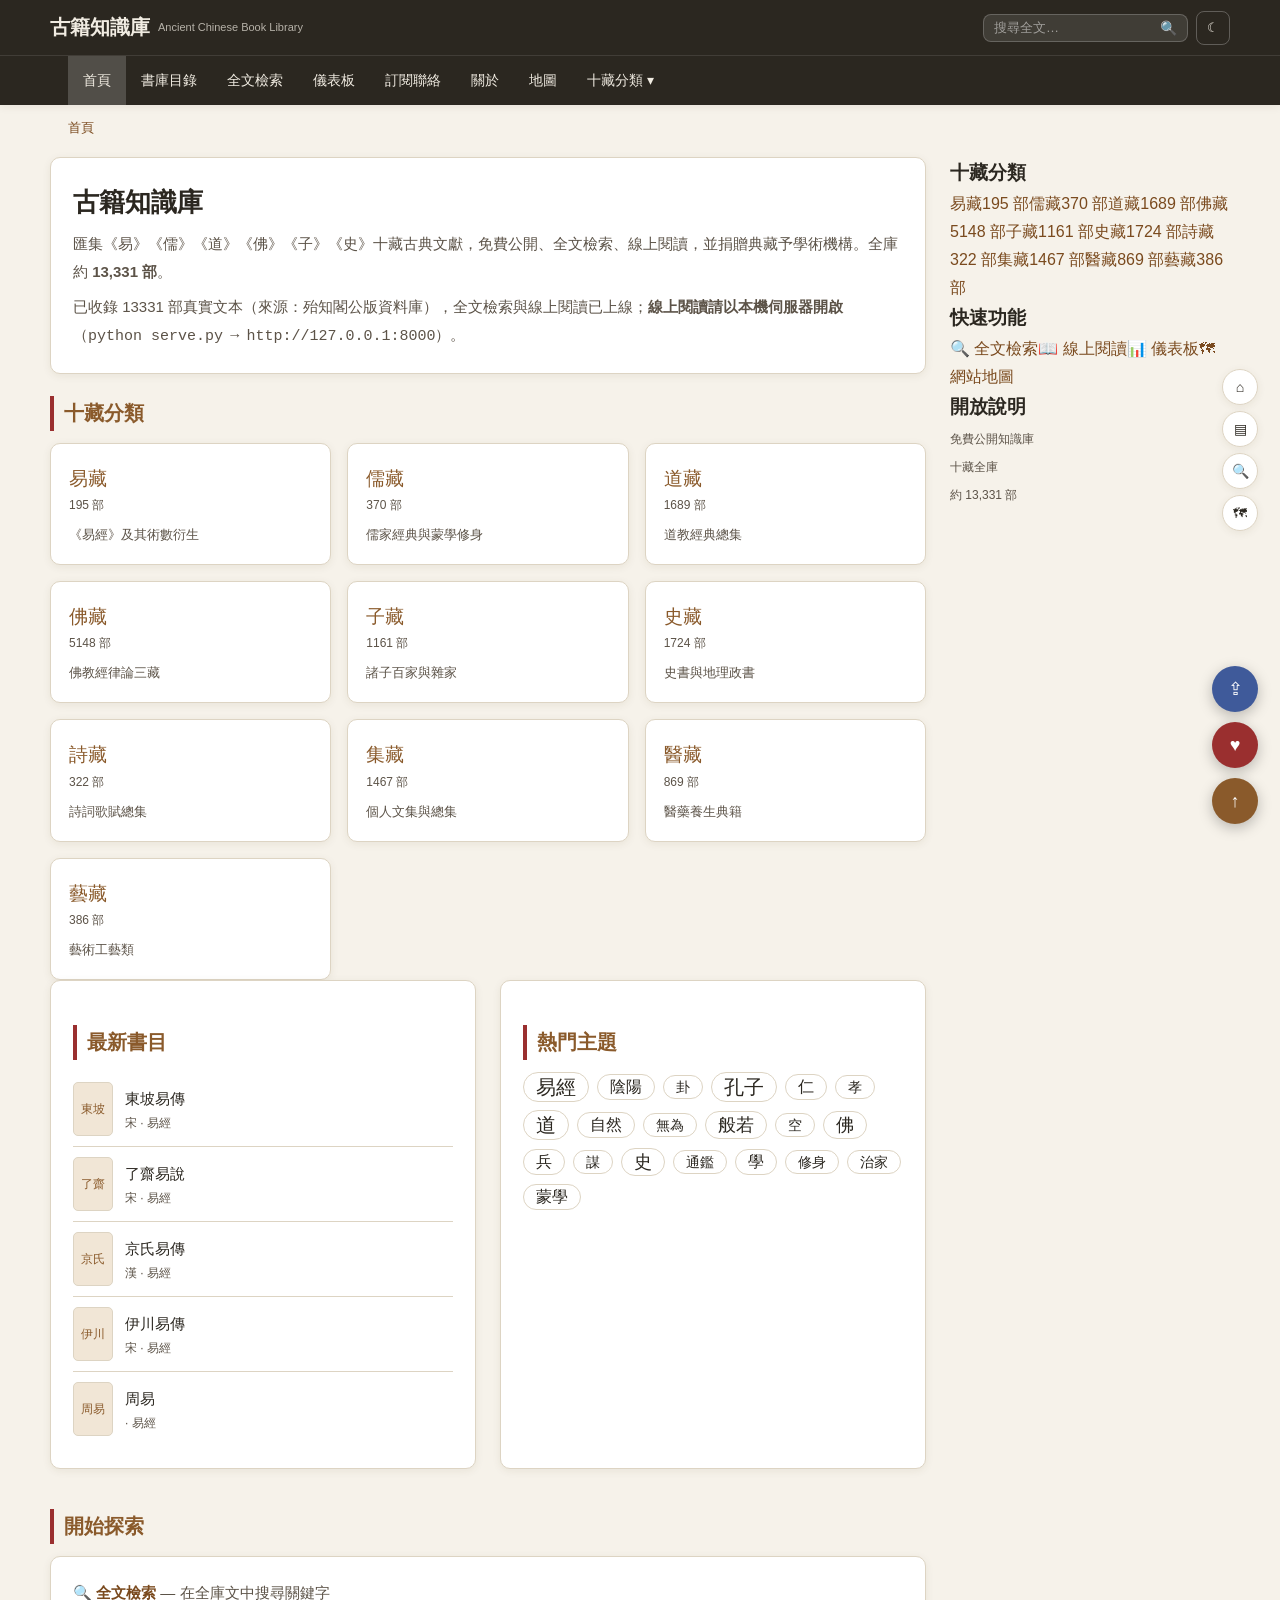
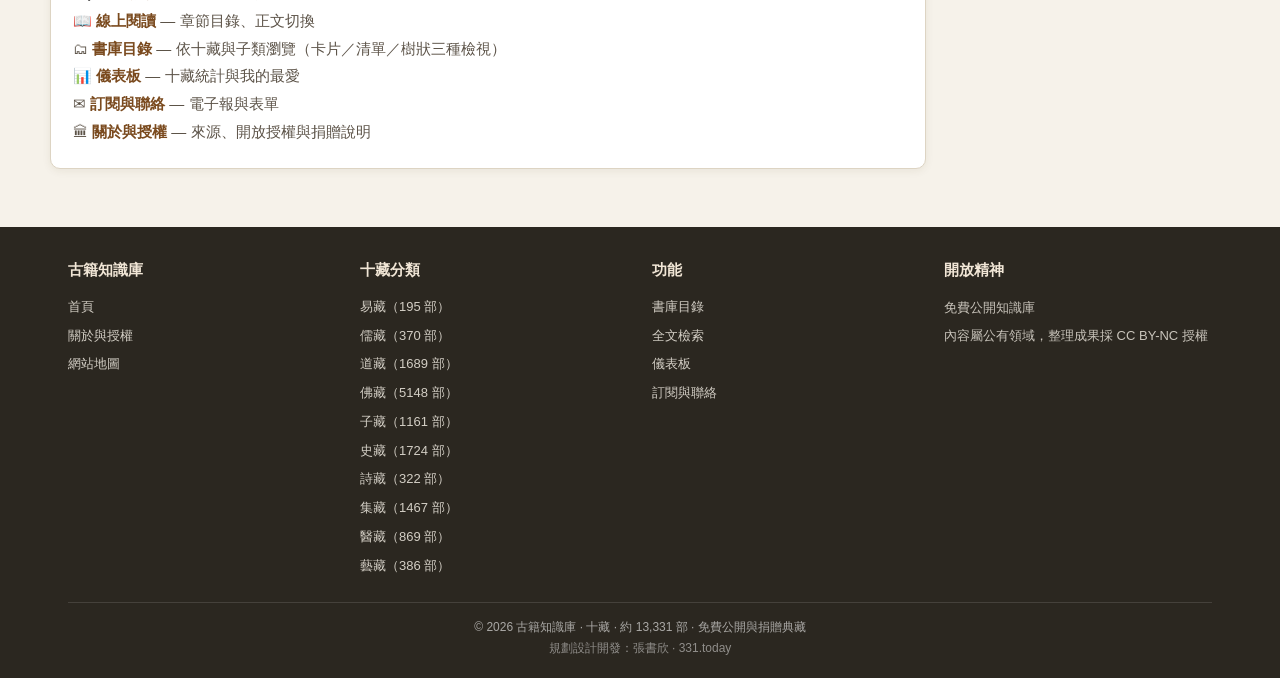
<file: index.html>
<!DOCTYPE html>
<html lang="zh-Hant">
<head>
<meta charset="UTF-8">
<meta name="viewport" content="width=device-width, initial-scale=1.0">
<meta name="theme-color" content="#2b2720">
<link rel="icon" href="images/favicon.svg" type="image/svg+xml">
<link rel="canonical" href="/index.html">
<title>古籍知識庫 — 首頁</title>
<meta name="description" content="免費公開古籍知識庫：十藏，約一萬三千部古典文獻全文檢索與線上閱讀。">
<link rel="stylesheet" href="css/main.css">
</head>
<body>

<header class="site-header" id="site-header"></header>

<div class="container">
  <nav class="breadcrumb" id="breadcrumb"></nav>
</div>

<div class="container layout">
  <main class="main-col">
    <div class="card">
      <h1 class="page-title">古籍知識庫</h1>
      <p class="lead">匯集《易》《儒》《道》《佛》《子》《史》十藏古典文獻，免費公開、全文檢索、線上閱讀，並捐贈典藏予學術機構。全庫約 <b>13,331 部</b>。</p>
      <p class="lead" style="margin-top:8px;">已收錄 <span id="bookcount">13,331</span> 部真實文本（來源：殆知閣公版資料庫），全文檢索與線上閱讀已上線；<b>線上閱讀請以本機伺服器開啟</b>（<code>python serve.py</code> → <code>http://127.0.0.1:8000</code>）。</p>
    </div>

    <h2 class="sec">十藏分類</h2>
    <div class="cat-grid" id="home-cats"></div>

    <div class="lazy-section" style="display:flex;flex-wrap:wrap;gap:24px;">
      <div style="flex:1 1 46%;min-width:260px;" class="card">
        <h2 class="sec">最新書目</h2>
        <div id="latest"></div>
      </div>
      <div style="flex:1 1 46%;min-width:260px;" class="card">
        <h2 class="sec">熱門主題</h2>
        <div id="tagcloud" class="tag-cloud"></div>
      </div>
    </div>

    <h2 class="sec">開始探索</h2>
    <div class="card">
      <p class="lead">🔍 <a href="search.html"><b>全文檢索</b></a> — 在全庫文中搜尋關鍵字<br>
      📖 <a href="book.html?b=周易-5"><b>線上閱讀</b></a> — 章節目錄、正文切換<br>
      🗂 <a href="catalog.html"><b>書庫目錄</b></a> — 依十藏與子類瀏覽（卡片／清單／樹狀三種檢視）<br>
      📊 <a href="dashboard.html"><b>儀表板</b></a> — 十藏統計與我的最愛<br>
      ✉ <a href="contact.html"><b>訂閱與聯絡</b></a> — 電子報與表單<br>
      🏛 <a href="about.html"><b>關於與授權</b></a> — 來源、開放授權與捐贈說明</p>
    </div>
  </main>

  <aside class="side-col"><div id="sidebar"></div></aside>
</div>

<footer class="site-footer" id="site-footer"></footer>

<button class="back-top" id="back-top" aria-label="返回頂部">↑</button>
<div class="fab-group" id="fab-group">
  <button class="fab share" id="fab-share" aria-label="分享" title="分享連結">⇪</button>
  <button class="fab fav" id="fab-fav" aria-label="我的最愛" title="我的最愛">♥</button>
  <button class="fab top" id="fab-top" aria-label="返回頂部" title="返回頂部">↑</button>
</div>
<div class="quick-nav">
  <a href="index.html" title="首頁" aria-label="首頁">⌂</a>
  <a href="catalog.html" title="目錄" aria-label="目錄">▤</a>
  <a href="search.html" title="檢索" aria-label="檢索">🔍</a>
  <a href="sitemap.html" title="地圖" aria-label="網站地圖">🗺</a>
</div>
<div class="context-menu" id="context-menu">
  <a data-ctx="open">↗ 在新分頁開啟</a>
  <a data-ctx="copy">⧉ 複製連結</a>
  <a data-ctx="top">↑ 返回頂部</a>
</div>

<script src="js/books-data.js"></script>
<script src="js/categories.js"></script>
<script src="js/books.js"></script>
<script src="js/site-config.js"></script>
<script src="js/theme.js"></script>
<script src="js/layout.js"></script>
<script src="js/widgets.js"></script>
<script>
document.addEventListener("DOMContentLoaded",function(){
  window.initLayout("首頁");
  window.renderBreadcrumb([]);
  var grid=document.getElementById("home-cats");
  if(grid){
    grid.innerHTML = window.GUJI_CATS.map(function(c){
      return '<a class="cat-card hover-lift" data-context data-page-url="catalog.html?cat='+c.id+'" href="catalog.html?cat='+c.id+'">'+
        '<div class="cname">'+c.name+'</div>'+
        '<div class="cnum">'+c.count+' 部</div>'+
        '<div class="cdesc">'+c.desc+'</div></a>';
    }).join("");
  }
  window.renderLatest(document.getElementById("latest"), 5);
  window.renderTagCloud(document.getElementById("tagcloud"));
  var bc=document.getElementById("bookcount");
  if(bc && window.GUJI_BOOKS){ bc.textContent=window.GUJI_BOOKS.length; }
});
</script>
</body>
</html>
</file>
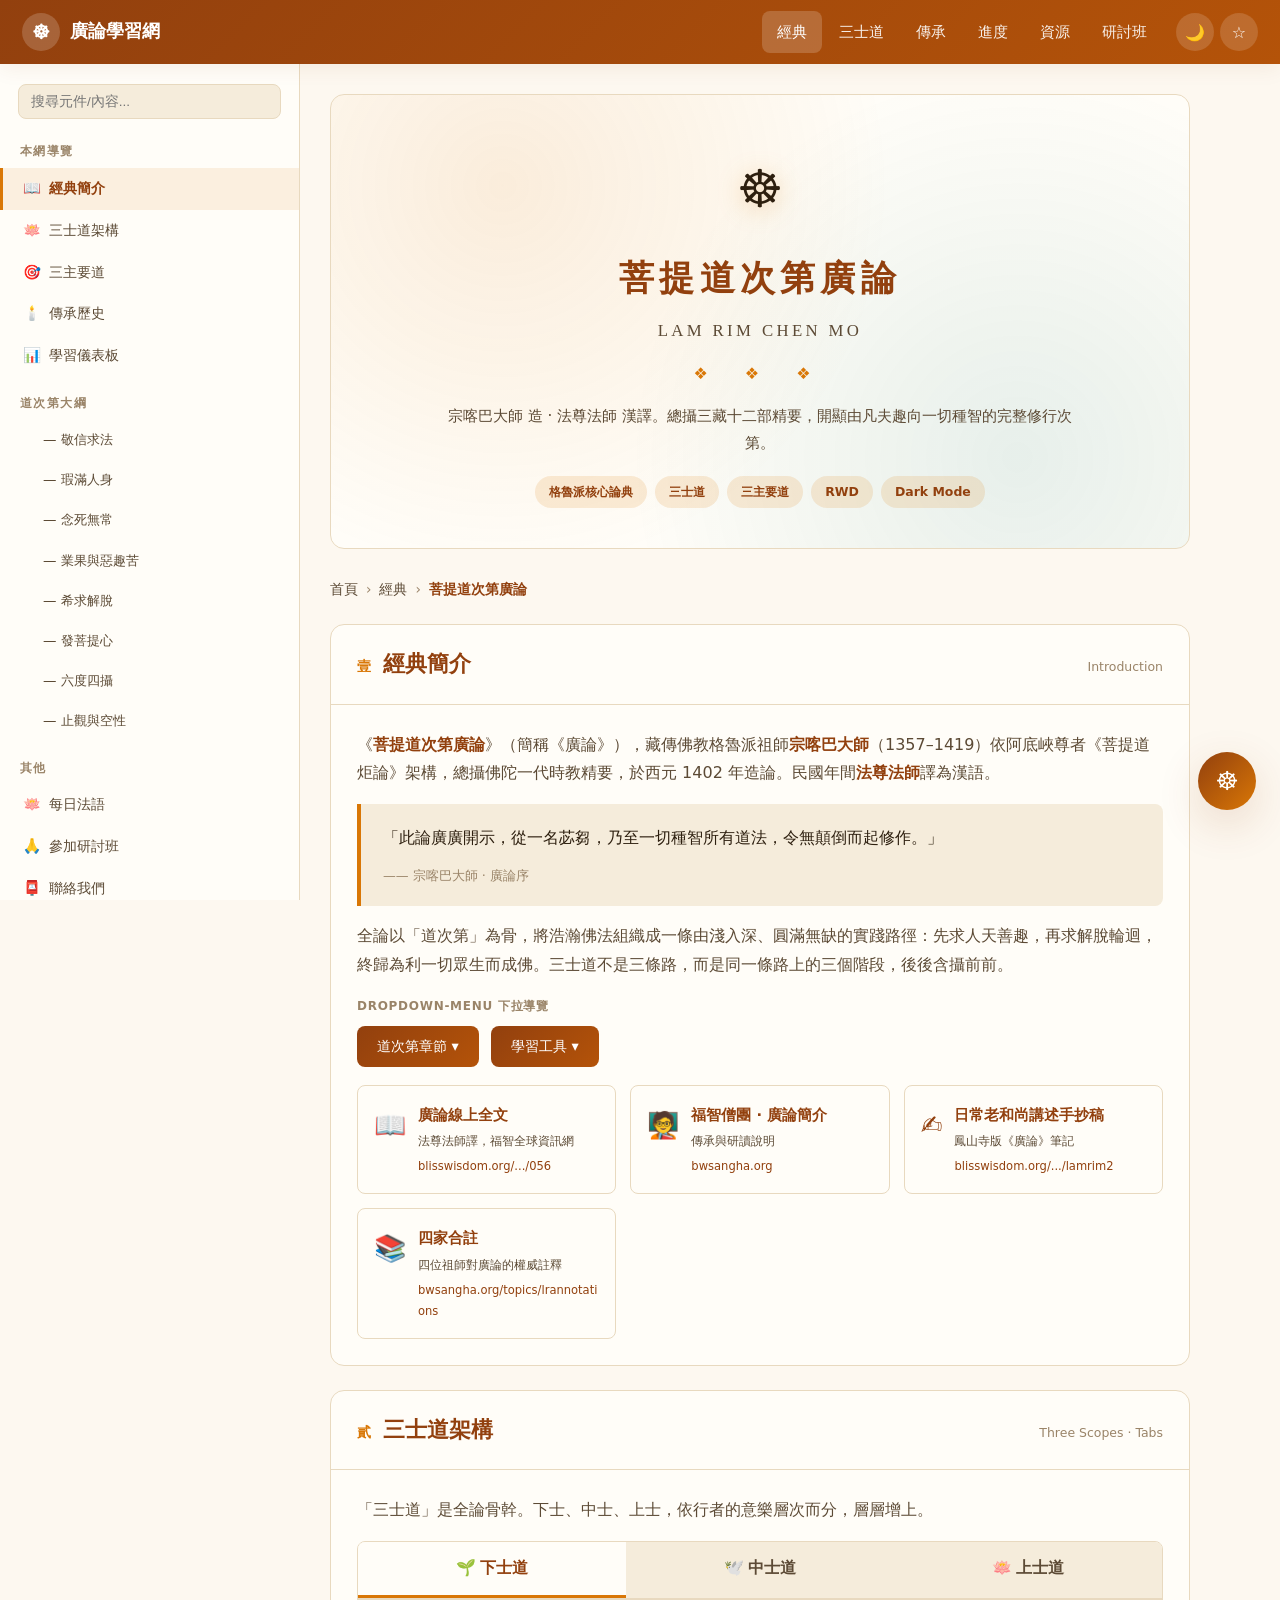
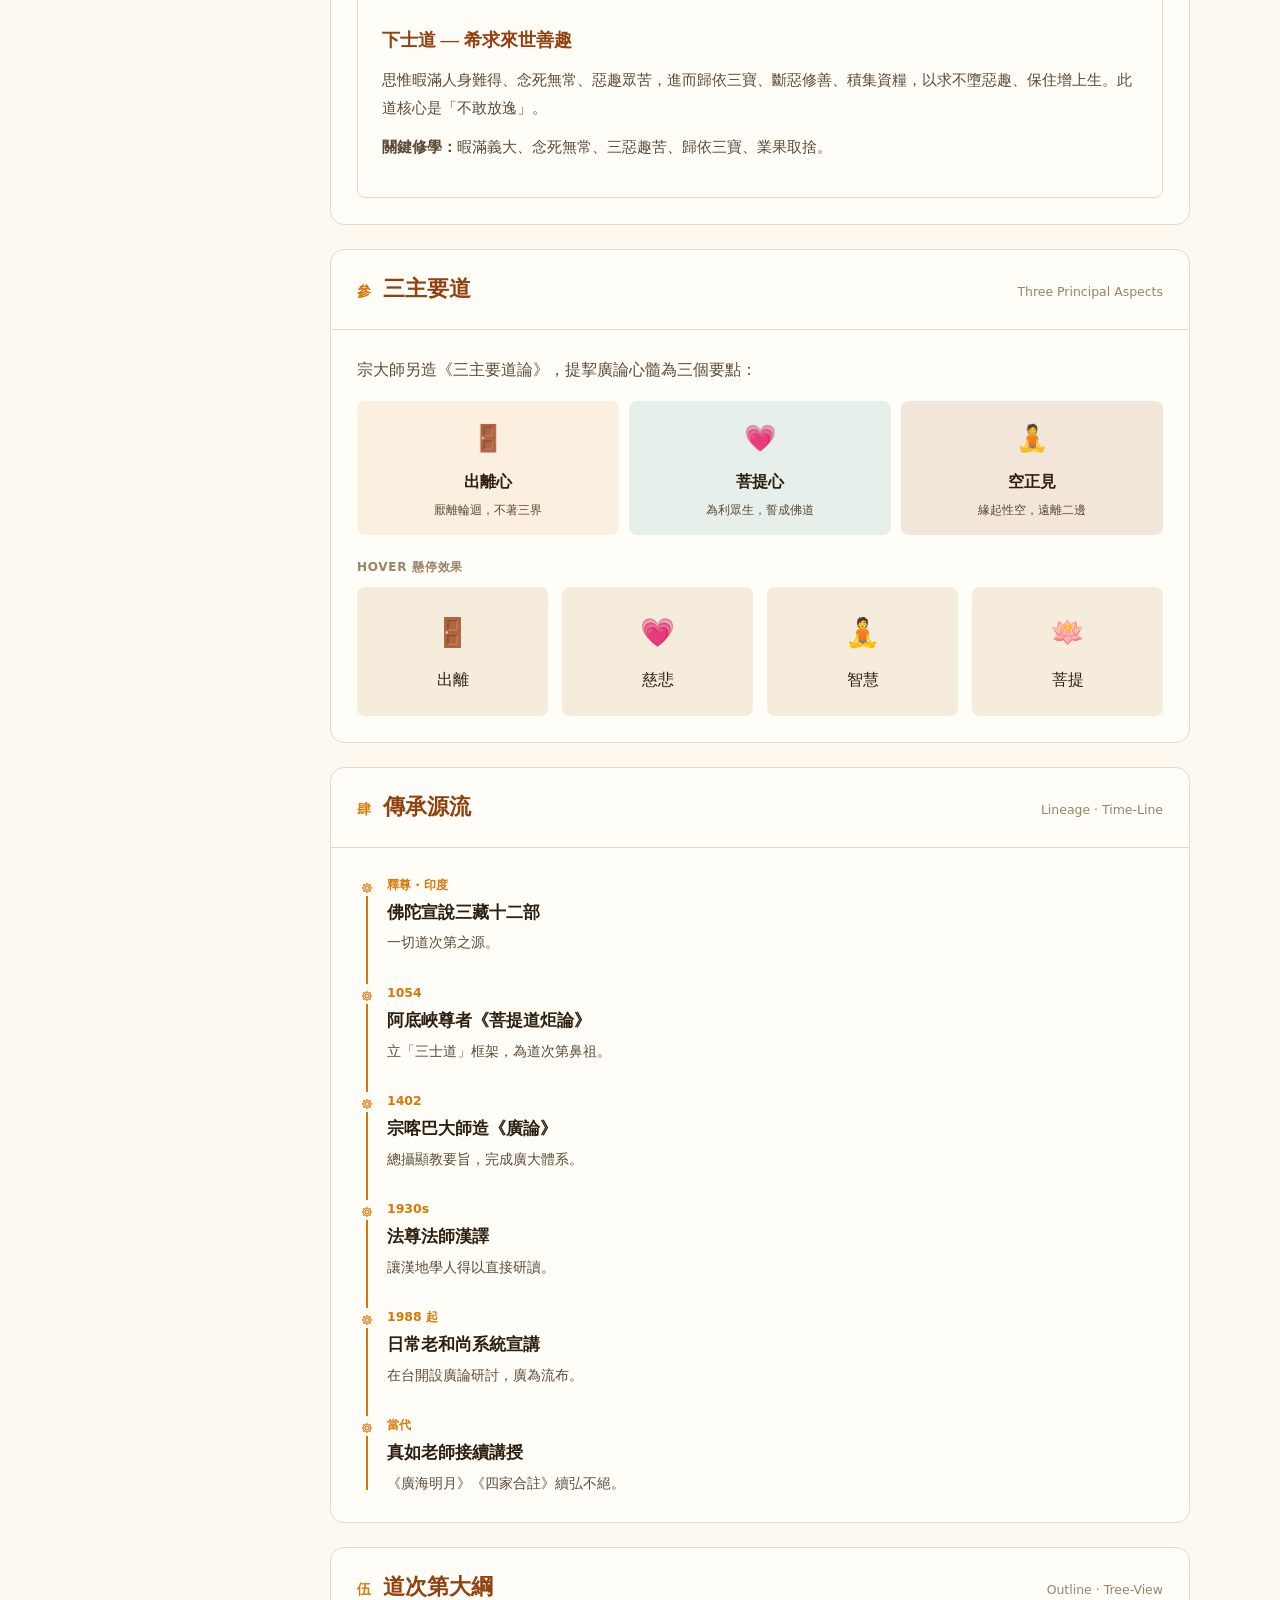
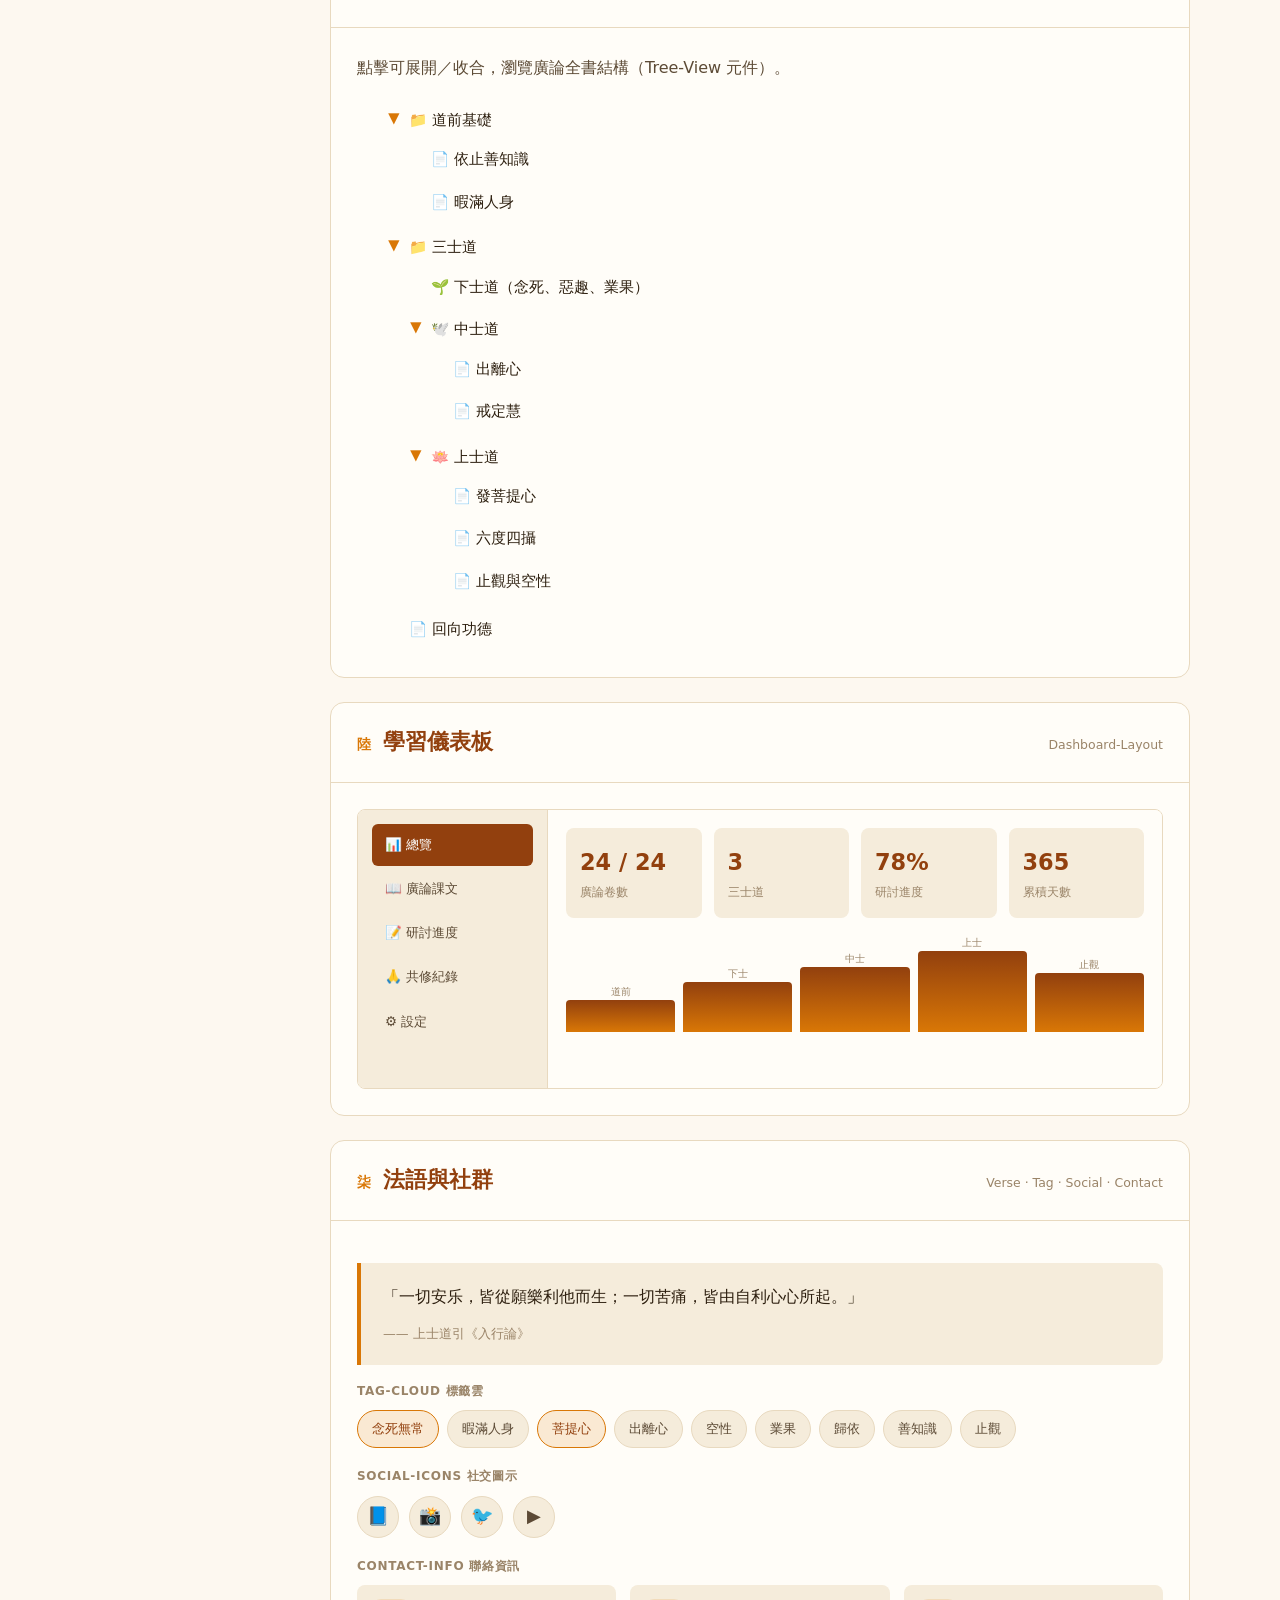
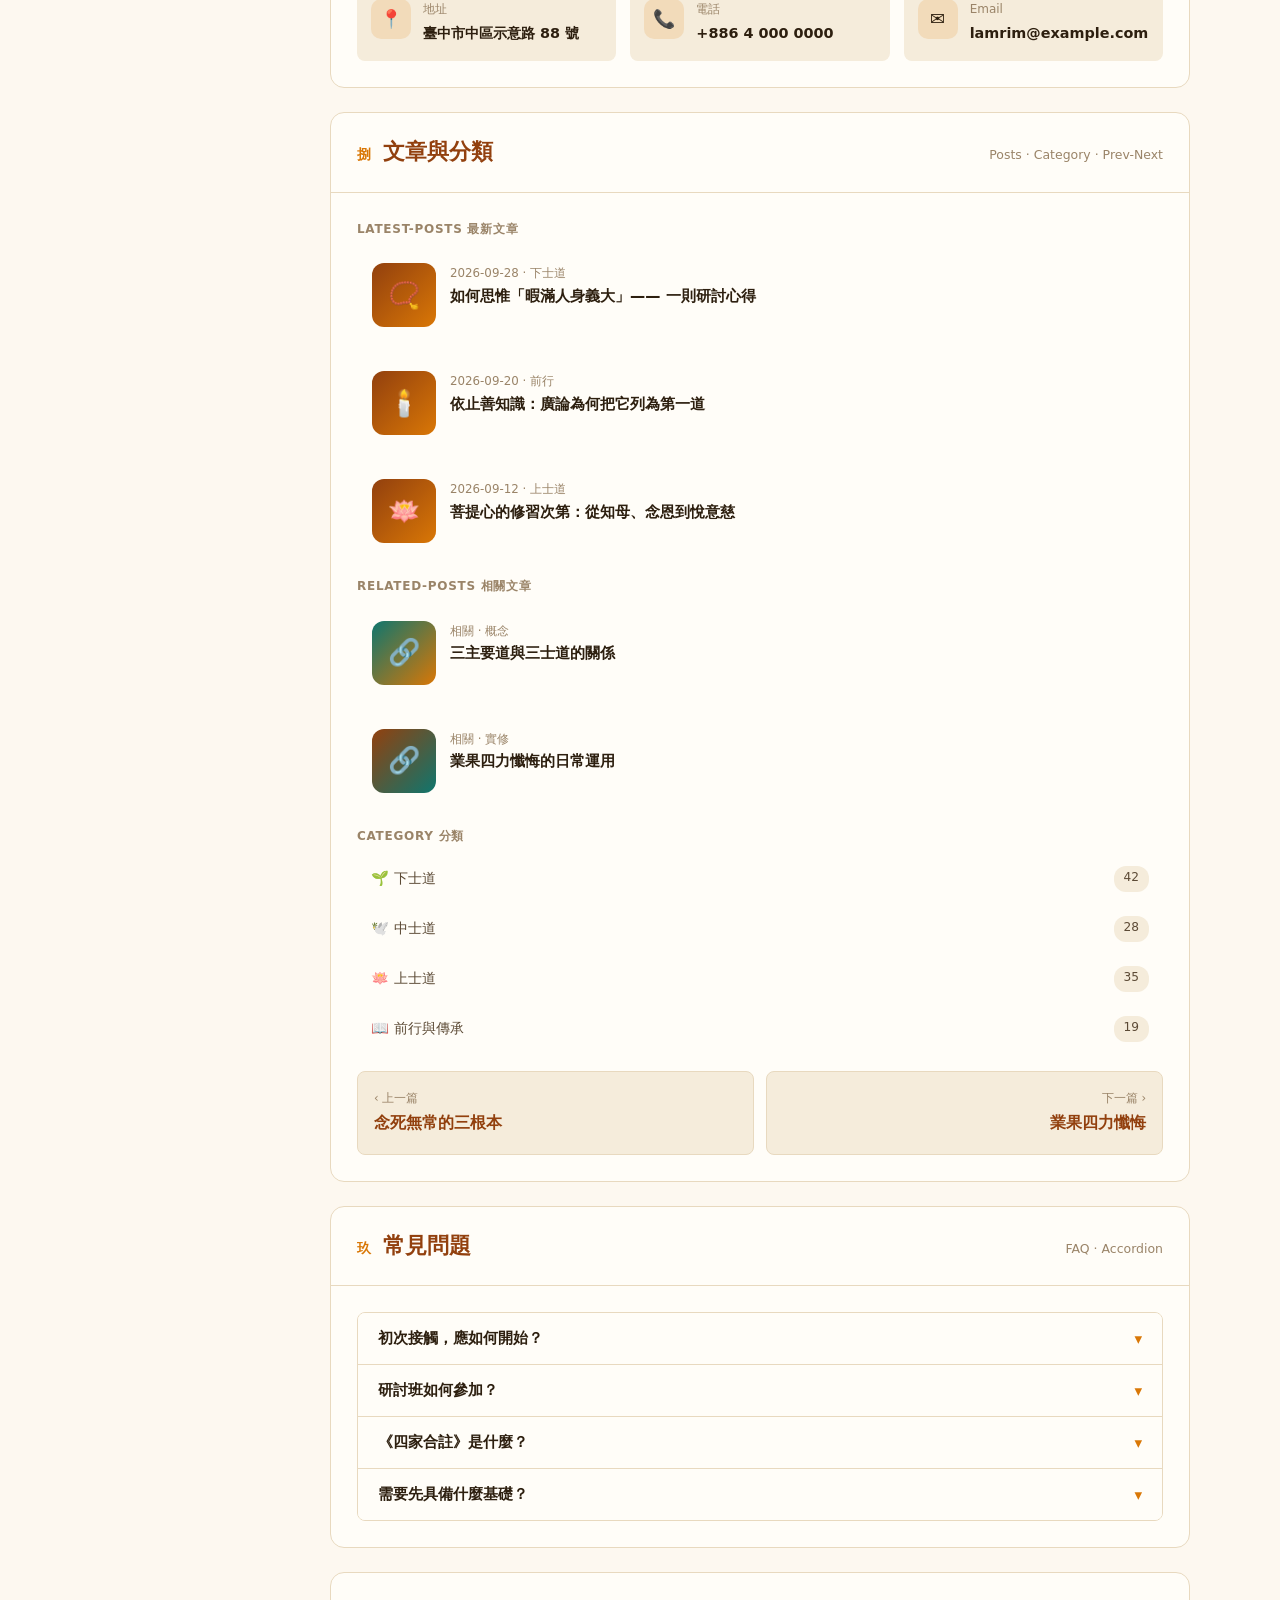
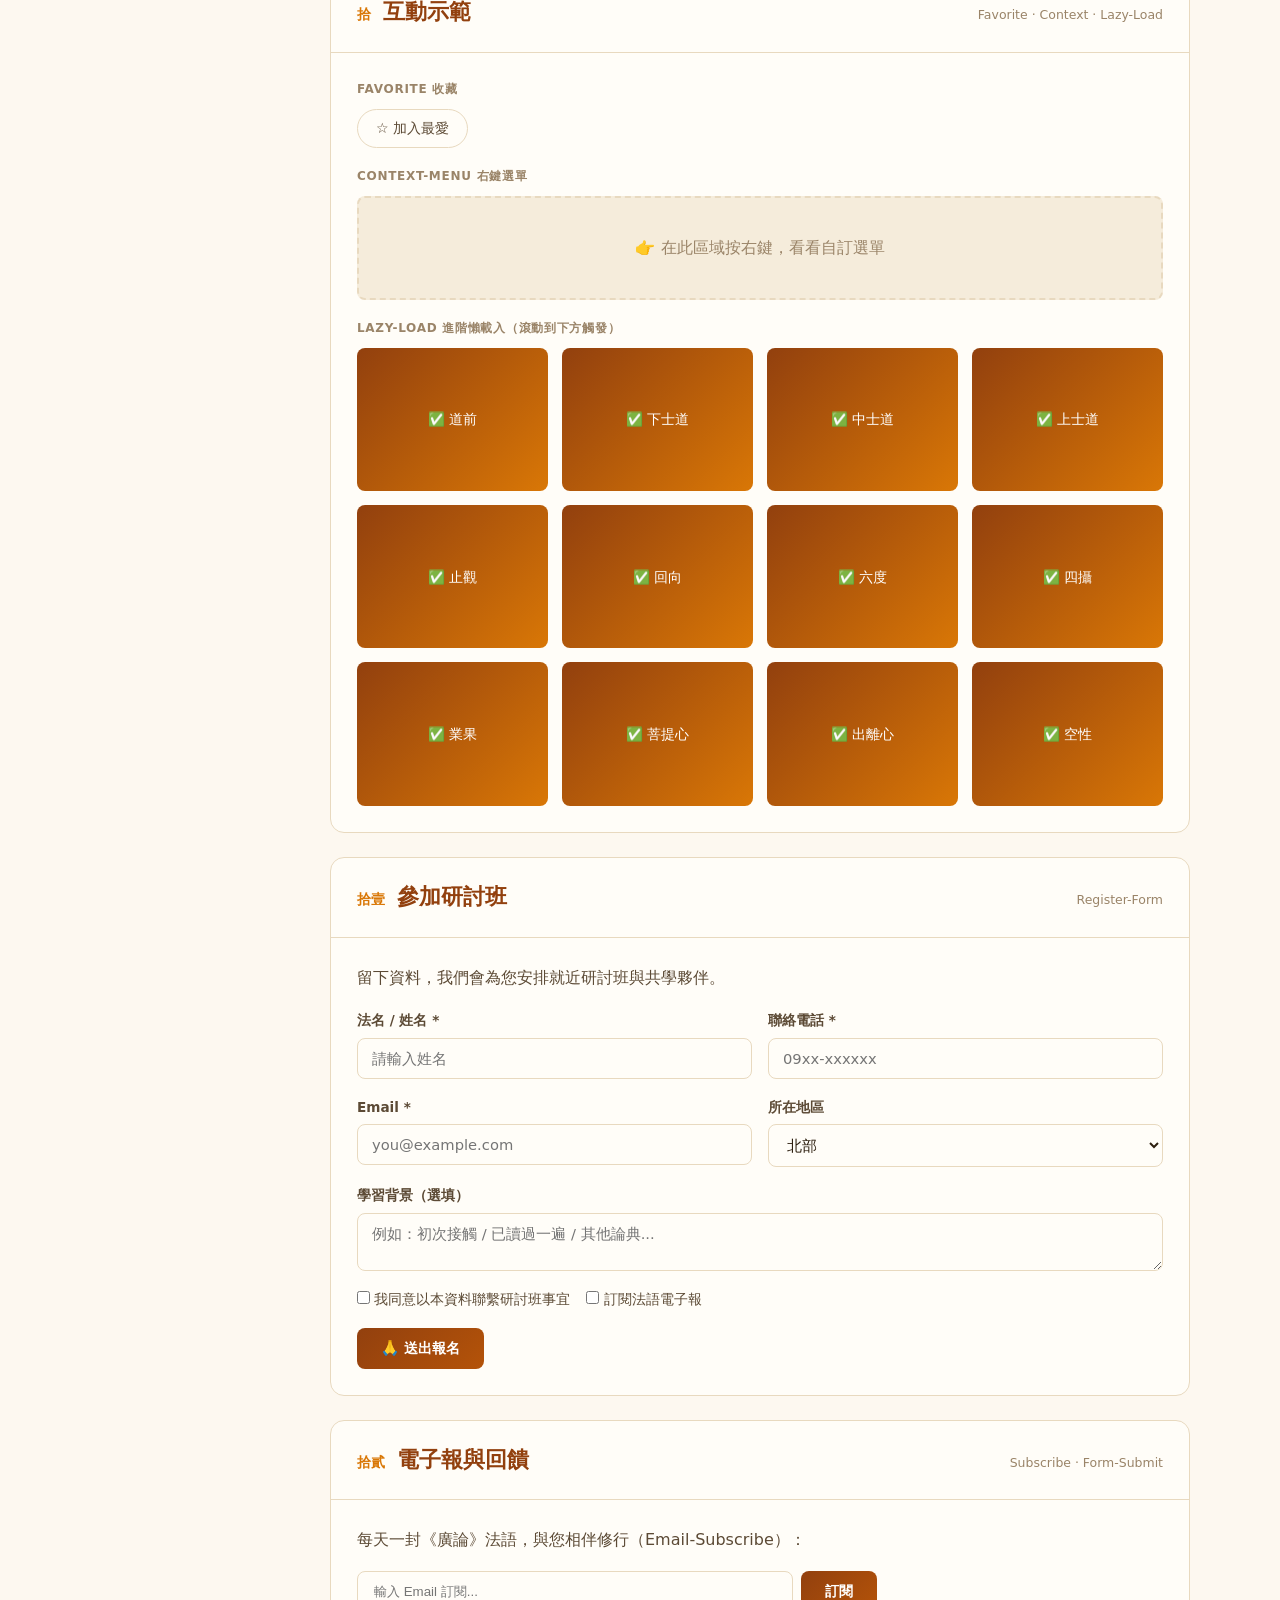
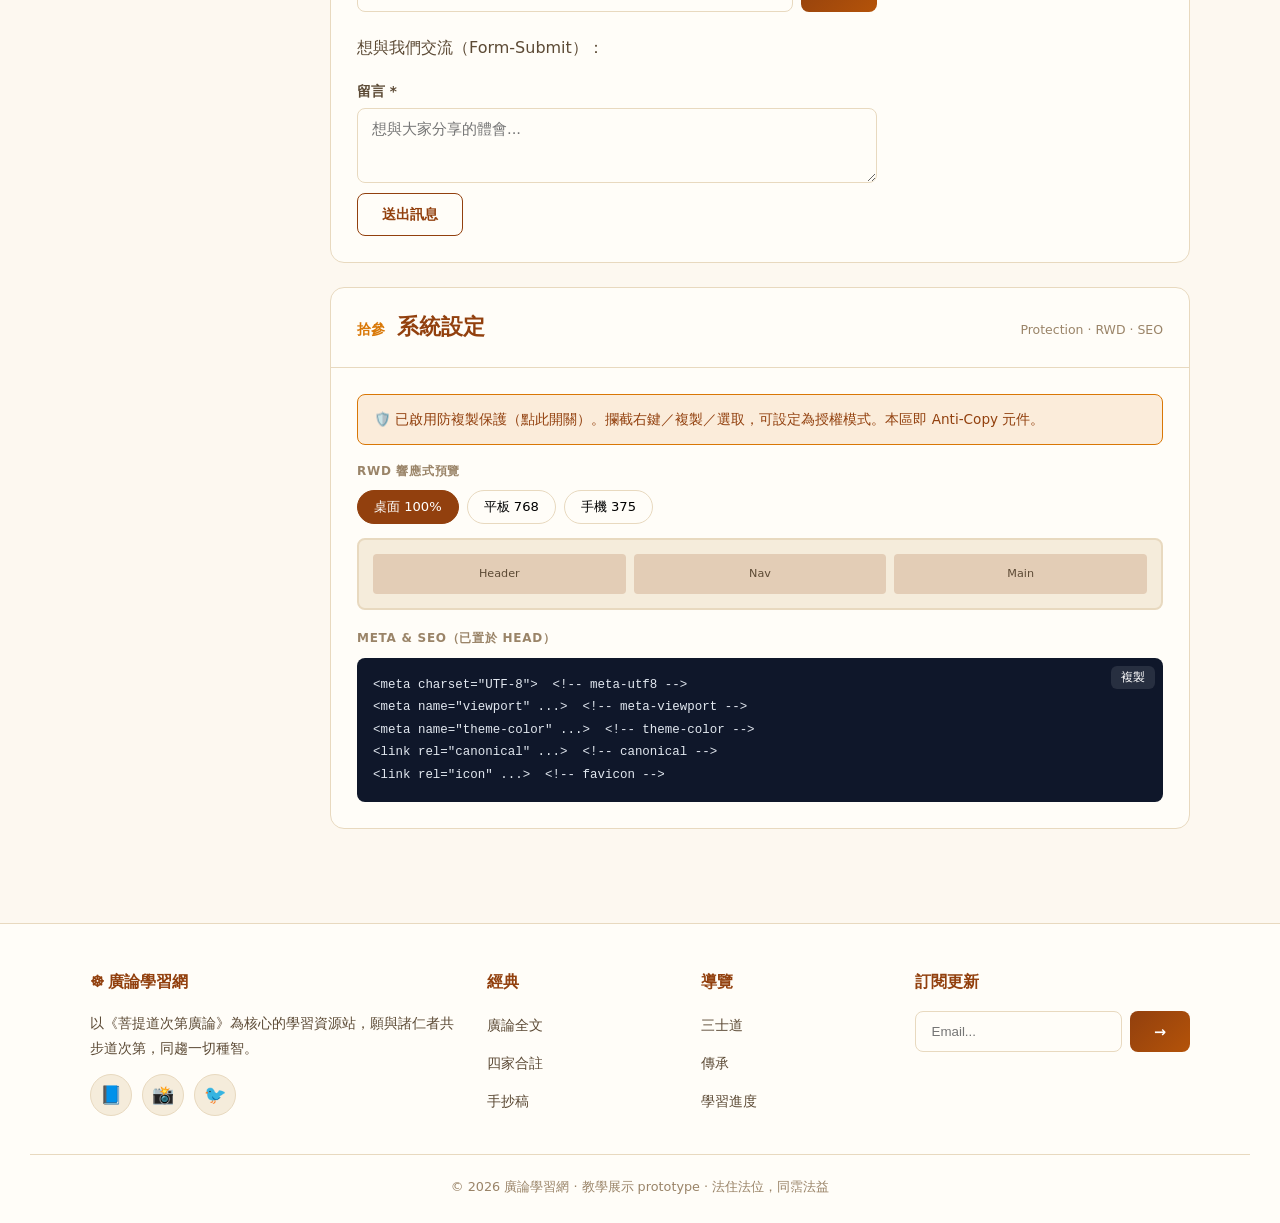
<file: 廣論/index.html>
<!DOCTYPE html>
<html lang="zh-Hant">
<head>
<meta charset="UTF-8"><!-- meta-utf8 -->
<meta name="viewport" content="width=device-width, initial-scale=1.0"><!-- meta-viewport -->
<meta http-equiv="X-UA-Compatible" content="IE=edge">
<meta name="theme-color" content="#92400e"><!-- theme-color -->
<meta name="description" content="菩提道次第廣論學習網站 — 宗喀巴大師造、法尊法師譯。三士道架構、三主要道、傳承時間軸、道次第儀表板、法語、研討班報名。">
<meta name="keywords" content="菩提道次第廣論,廣論,宗喀巴,道次第,三士道,出離心,菩提心,空正見,福智,研討班,四家合註">
<link rel="canonical" href="https://example.com/lamrim/"><!-- canonical -->
<link rel="icon" href="data:image/svg+xml,<svg xmlns='http://www.w3.org/2000/svg' viewBox='0 0 100 100'><text y='.9em' font-size='90'>☸️</text></svg>"><!-- favicon -->
<link rel="apple-touch-icon" href="data:image/svg+xml,<svg xmlns='http://www.w3.org/2000/svg' viewBox='0 0 100 100'><text y='.9em' font-size='90'>☸️</text></svg>">
<title>菩提道次第廣論 · 學習網 | Lamrim Study</title>
<style>
/* ============ Design Tokens（佛法莊嚴暖色）============ */
:root{
  --c-primary:#92400e; --c-primary-2:#b45309; --c-accent:#0f766e; --c-gold:#d97706;
  --c-bg:#fdf8f0; --c-surface:#fffdf8; --c-surface-2:#f5ecdb;
  --c-text:#2d1f0f; --c-text-2:#5c4a35; --c-text-3:#9a8468;
  --c-border:#e8d9bf; --c-danger:#b91c1c; --c-success:#15803d; --c-warn:#d97706;
  --radius:14px; --radius-sm:8px;
  --shadow:0 4px 20px rgba(146,64,14,.08); --shadow-lg:0 14px 44px rgba(146,64,14,.16);
  --nav-h:64px; --sidebar-w:300px;
  --serif:"Noto Serif TC","Songti TC","PMingLiU",serif;
  --sans:"Noto Sans TC","PingFang TC","Microsoft JhengHei",system-ui,sans-serif;
}
[data-theme="dark"]{
  --c-bg:#1a130b; --c-surface:#241a10; --c-surface-2:#322416;
  --c-text:#f3e7d0; --c-text-2:#d4c09a; --c-text-3:#8a7355; --c-border:#4a3826;
  --shadow:0 4px 20px rgba(0,0,0,.5); --shadow-lg:0 14px 44px rgba(0,0,0,.7);
}
*{box-sizing:border-box;margin:0;padding:0}
html{scroll-behavior:smooth;scroll-padding-top:calc(var(--nav-h) + 16px)}
body{font-family:var(--sans);background:var(--c-bg);color:var(--c-text);line-height:1.8;transition:background .3s,color .3s}
a{color:var(--c-primary);text-decoration:none}
img{max-width:100%}
button{font-family:inherit;cursor:pointer}
h1,h2,h3,.serif{font-family:var(--serif)}
::selection{background:var(--c-gold);color:#fff}

/* ============ Sticky Top-Nav / Header ============ */
.top-nav{position:sticky;top:0;z-index:1000;height:var(--nav-h);background:linear-gradient(135deg,var(--c-primary),var(--c-primary-2));color:#fff;display:flex;align-items:center;padding:0 22px;box-shadow:var(--shadow);gap:14px}
.brand{font-family:var(--serif);font-weight:700;font-size:1.15rem;display:flex;align-items:center;gap:10px;white-space:nowrap}
.brand .logo{width:38px;height:38px;background:rgba(255,255,255,.18);border-radius:50%;display:grid;place-items:center;font-size:20px}
.nav-links{display:flex;gap:2px;margin-left:auto;align-items:center}
.nav-links a{color:rgba(255,255,255,.92);padding:8px 15px;border-radius:8px;font-size:.92rem;transition:.2s}
.nav-links a:hover,.nav-links a.active{background:rgba(255,255,255,.18);color:#fff}
.nav-tools{display:flex;gap:6px}
.icon-btn{background:rgba(255,255,255,.15);border:none;color:#fff;width:38px;height:38px;border-radius:50%;display:grid;place-items:center;font-size:16px;transition:.2s}
.icon-btn:hover{background:rgba(255,255,255,.3);transform:scale(1.08)}
.hamburger{display:none;background:rgba(255,255,255,.15);border:none;color:#fff;width:38px;height:38px;border-radius:8px;flex-direction:column;justify-content:center;align-items:center;gap:4px}
.hamburger span{display:block;width:18px;height:2px;background:#fff;border-radius:2px;transition:.3s}
.hamburger.open span:nth-child(1){transform:translateY(6px) rotate(45deg)}
.hamburger.open span:nth-child(2){opacity:0}
.hamburger.open span:nth-child(3){transform:translateY(-6px) rotate(-45deg)}
.mobile-menu{position:fixed;inset:var(--nav-h) 0 0 0;background:var(--c-bg);z-index:999;overflow-y:auto;transform:translateX(-100%);transition:transform .3s;padding:20px;display:none}
.mobile-menu.open{transform:translateX(0)}
.mobile-menu a{display:block;padding:12px;color:var(--c-text);border-radius:8px}
.mobile-menu a:hover{background:var(--c-surface-2)}

/* ============ Shell + Sidebar ============ */
.shell{display:flex;min-height:calc(100vh - var(--nav-h))}
.sidebar{width:var(--sidebar-w);background:var(--c-surface);border-right:1px solid var(--c-border);position:sticky;top:var(--nav-h);height:calc(100vh - var(--nav-h));overflow-y:auto;padding:20px 0;flex-shrink:0}
.side-search{padding:0 18px 12px}
.side-search input{width:100%;padding:9px 12px;border:1px solid var(--c-border);border-radius:8px;background:var(--c-surface-2);color:var(--c-text);font-size:.85rem}
.side-group{margin-bottom:6px}
.side-group-title{padding:10px 20px 6px;font-size:.72rem;font-weight:700;letter-spacing:.12em;color:var(--c-text-3);font-family:var(--serif)}
.side-link{display:flex;align-items:center;gap:8px;padding:8px 20px;color:var(--c-text-2);font-size:.9rem;border-left:3px solid transparent;transition:.15s}
.side-link:hover{background:var(--c-surface-2);color:var(--c-text)}
.side-link.active{border-left-color:var(--c-gold);background:color-mix(in srgb,var(--c-gold) 10%,transparent);color:var(--c-primary);font-weight:600}
.side-sub{padding-left:40px;font-size:.84rem}
.main{flex:1;padding:30px;min-width:0;max-width:920px}

/* ============ Hero ============ */
.hero{text-align:center;padding:48px 24px 40px;background:
  radial-gradient(circle at 20% 20%,color-mix(in srgb,var(--c-gold) 12%,transparent),transparent 50%),
  radial-gradient(circle at 80% 80%,color-mix(in srgb,var(--c-accent) 10%,transparent),transparent 50%),
  var(--c-surface);border:1px solid var(--c-border);border-radius:var(--radius);margin-bottom:28px;position:relative;overflow:hidden}
.hero .dharma{font-size:52px;margin-bottom:10px;filter:drop-shadow(0 4px 12px rgba(217,119,6,.3))}
.hero h1{font-size:2.2rem;letter-spacing:.15em;margin-bottom:6px;color:var(--c-primary)}
.hero .sub{font-family:var(--serif);color:var(--c-text-2);font-size:1.05rem;letter-spacing:.2em}
.hero .ornament{color:var(--c-gold);margin:14px 0;letter-spacing:1em}
.hero p{max-width:640px;margin:0 auto;color:var(--c-text-2);font-size:.95rem}
.hero .badges{display:flex;gap:8px;justify-content:center;margin-top:18px;flex-wrap:wrap}
.hero .badge{background:color-mix(in srgb,var(--c-gold) 14%,transparent);color:var(--c-primary);padding:5px 14px;border-radius:20px;font-size:.78rem;font-weight:600}

/* ============ Breadcrumb ============ */
.breadcrumb{display:flex;align-items:center;gap:8px;font-size:.85rem;color:var(--c-text-3);margin-bottom:22px;flex-wrap:wrap}
.breadcrumb a{color:var(--c-text-2)}
.breadcrumb a:hover{color:var(--c-primary)}
.breadcrumb .current{color:var(--c-primary);font-weight:600}

/* ============ Section ============ */
.section{background:var(--c-surface);border:1px solid var(--c-border);border-radius:var(--radius);margin-bottom:24px;overflow:hidden;scroll-margin-top:84px}
.section-head{padding:20px 26px;border-bottom:1px solid var(--c-border);display:flex;align-items:baseline;gap:12px;flex-wrap:wrap}
.section-head .num{color:var(--c-gold);font-family:var(--serif);font-size:.85rem;font-weight:700}
.section-head h2{font-size:1.35rem;color:var(--c-primary);flex:1}
.section-head .en{font-size:.78rem;color:var(--c-text-3);font-family:var(--sans)}
.section-body{padding:26px}
.lead{font-size:1rem;color:var(--c-text-2);margin-bottom:16px}
.lead strong{color:var(--c-primary)}
.verse{background:var(--c-surface-2);border-left:4px solid var(--c-gold);padding:18px 22px;border-radius:0 var(--radius-sm) var(--radius-sm) 0;margin:16px 0;font-family:var(--serif);font-size:1.02rem;color:var(--c-text);line-height:2}
.verse .src{display:block;margin-top:8px;font-size:.8rem;color:var(--c-text-3);font-family:var(--sans)}

/* ============ Accordion ============ */
.accordion{border:1px solid var(--c-border);border-radius:var(--radius-sm);overflow:hidden}
.acc-item{border-bottom:1px solid var(--c-border)}
.acc-item:last-child{border-bottom:none}
.acc-header{width:100%;background:var(--c-surface);padding:15px 20px;text-align:left;font-size:.95rem;font-weight:600;color:var(--c-text);display:flex;justify-content:space-between;align-items:center;border:none}
.acc-header:hover{background:var(--c-surface-2)}
.acc-header .chev{transition:.3s;color:var(--c-gold)}
.acc-item.open .chev{transform:rotate(180deg)}
.acc-body{max-height:0;overflow:hidden;transition:max-height .35s}
.acc-body-inner{padding:16px 20px;color:var(--c-text-2);font-size:.92rem;background:var(--c-surface-2)}

/* ============ Tabs ============ */
.tabs{border:1px solid var(--c-border);border-radius:var(--radius-sm);overflow:hidden}
.tab-nav{display:flex;background:var(--c-surface-2);border-bottom:2px solid var(--c-border)}
.tab-btn{flex:1;padding:16px 10px;background:none;border:none;color:var(--c-text-2);font-family:var(--serif);font-size:1rem;border-bottom:3px solid transparent;transition:.2s;font-weight:600}
.tab-btn:hover{color:var(--c-primary)}
.tab-btn.active{color:var(--c-primary);border-bottom-color:var(--c-gold);background:var(--c-surface)}
.tab-panel{display:none;padding:24px}
.tab-panel.active{display:block}
.tab-panel h3{color:var(--c-primary);margin-bottom:10px;font-size:1.15rem}
.tab-panel p{color:var(--c-text-2);margin-bottom:12px;font-size:.95rem}
.three-pillars{display:flex;gap:10px;flex-wrap:wrap;margin-top:14px}
.pillar{flex:1;min-width:140px;padding:14px;border-radius:var(--radius-sm);text-align:center}
.pillar .p-ico{font-size:26px}
.pillar .p-name{font-weight:700;margin:6px 0 2px;font-family:var(--serif)}
.pillar .p-desc{font-size:.78rem;color:var(--c-text-2)}
.p1{background:color-mix(in srgb,#d97706 10%,transparent)}.p2{background:color-mix(in srgb,#0f766e 10%,transparent)}.p3{background:color-mix(in srgb,#92400e 12%,transparent)}

/* ============ Dropdown Menu ============ */
.dropdown{position:relative;display:inline-block}
.dropdown-toggle{padding:11px 20px;background:linear-gradient(135deg,var(--c-primary),var(--c-primary-2));color:#fff;border:none;border-radius:var(--radius-sm);font-size:.9rem;display:inline-flex;align-items:center;gap:6px;font-family:var(--sans)}
.dropdown-menu{position:absolute;top:calc(100% + 6px);left:0;background:var(--c-surface);border:1px solid var(--c-border);border-radius:var(--radius-sm);box-shadow:var(--shadow-lg);min-width:210px;padding:6px;opacity:0;visibility:hidden;transform:translateY(-6px);transition:.2s;z-index:60}
.dropdown.open .dropdown-menu{opacity:1;visibility:visible;transform:translateY(0)}
.dropdown-menu a{display:block;padding:9px 13px;color:var(--c-text-2);font-size:.9rem;border-radius:6px}
.dropdown-menu a:hover{background:var(--c-surface-2);color:var(--c-primary)}
.dropdown-menu .divider{height:1px;background:var(--c-border);margin:6px 0}

/* ============ Timeline ============ */
.timeline{position:relative;padding-left:30px}
.timeline::before{content:"";position:absolute;left:9px;top:6px;bottom:6px;width:2px;background:var(--c-gold)}
.tl-item{position:relative;padding-bottom:26px}
.tl-item:last-child{padding-bottom:0}
.tl-item::before{content:"☸";position:absolute;left:-30px;top:2px;width:20px;height:20px;background:var(--c-surface);color:var(--c-gold);font-size:14px;display:grid;place-items:center}
.tl-item .tl-date{font-size:.78rem;color:var(--c-gold);font-weight:700}
.tl-item .tl-name{font-family:var(--serif);font-weight:700;font-size:1.05rem;margin:2px 0}
.tl-item .tl-desc{font-size:.88rem;color:var(--c-text-2)}

/* ============ Tag Cloud / Social / Contact ============ */
.tag-cloud{display:flex;flex-wrap:wrap;gap:8px}
.tag{padding:6px 14px;border-radius:20px;background:var(--c-surface-2);color:var(--c-text-2);font-size:.82rem;transition:.2s;cursor:pointer;border:1px solid var(--c-border)}
.tag:hover{background:var(--c-primary);color:#fff;border-color:var(--c-primary);transform:scale(1.05)}
.tag.hot{background:color-mix(in srgb,var(--c-gold) 15%,transparent);color:var(--c-primary);border-color:var(--c-gold)}
.social-icons{display:flex;gap:10px;flex-wrap:wrap}
.social-icons a{width:42px;height:42px;border-radius:50%;display:grid;place-items:center;background:var(--c-surface-2);color:var(--c-text-2);font-size:18px;transition:.2s;border:1px solid var(--c-border)}
.social-icons a:hover{transform:translateY(-4px);color:#fff}
.social-icons a:hover:nth-child(1){background:#1877f2}.social-icons a:hover:nth-child(2){background:#e4405f}
.social-icons a:hover:nth-child(3){background:#1da1f2}.social-icons a:hover:nth-child(4){background:#ff0000}
.contact-info{display:grid;grid-template-columns:repeat(auto-fit,minmax(230px,1fr));gap:14px}
.ci-item{display:flex;gap:12px;align-items:flex-start;padding:14px;background:var(--c-surface-2);border-radius:var(--radius-sm)}
.ci-item .ci-ico{width:40px;height:40px;border-radius:10px;background:color-mix(in srgb,var(--c-gold) 15%,transparent);display:grid;place-items:center;font-size:18px;flex-shrink:0}
.ci-item .ci-label{font-size:.75rem;color:var(--c-text-3)}
.ci-item .ci-val{font-size:.9rem;font-weight:600}

/* ============ Post / Related / Prev-Next / Category ============ */
.post-list{display:flex;flex-direction:column;gap:14px}
.post-item{display:flex;gap:14px;padding:14px;border-radius:var(--radius-sm);transition:.2s;cursor:pointer;border:1px solid transparent}
.post-item:hover{background:var(--c-surface-2);border-color:var(--c-border)}
.post-item .thumb{width:64px;height:64px;border-radius:12px;background:linear-gradient(135deg,var(--c-primary),var(--c-gold));flex-shrink:0;display:grid;place-items:center;color:#fff;font-size:26px}
.post-item .p-meta{font-size:.74rem;color:var(--c-text-3)}
.post-item .p-title{font-size:.95rem;font-weight:600;line-height:1.5}
.post-item:hover .p-title{color:var(--c-primary)}
.prev-next{display:flex;justify-content:space-between;gap:12px;margin-top:18px;flex-wrap:wrap}
.pn-btn{flex:1;min-width:180px;padding:16px;background:var(--c-surface-2);border-radius:var(--radius-sm);text-align:left;border:1px solid var(--c-border);transition:.2s}
.pn-btn:hover{border-color:var(--c-gold);box-shadow:var(--shadow)}
.pn-btn .pn-label{font-size:.72rem;color:var(--c-text-3)}
.pn-btn .pn-val{font-weight:700;font-family:var(--serif)}
.pn-btn.next{text-align:right}
.cat-list{display:flex;flex-direction:column;gap:2px}
.cat-item{display:flex;justify-content:space-between;padding:11px 14px;border-radius:8px;font-size:.9rem;color:var(--c-text-2);cursor:pointer;transition:.15s}
.cat-item:hover{background:var(--c-surface-2);color:var(--c-primary)}
.cat-item .count{background:var(--c-surface-2);padding:1px 10px;border-radius:12px;font-size:.76rem}

/* ============ Tree View ============ */
.tree{font-size:.92rem;user-select:none}
.tree ul{list-style:none;padding-left:22px}
.tree li{padding:3px 0}
.tree .t-node{display:flex;align-items:center;gap:7px;cursor:pointer;padding:5px 9px;border-radius:6px}
.tree .t-node:hover{background:var(--c-surface-2)}
.tree .t-toggle{width:14px;transition:.2s;color:var(--c-gold)}
.tree .t-node.open .t-toggle{transform:rotate(90deg)}
.tree .t-children{display:none}
.tree .t-node.open + .t-children{display:block}

/* ============ Buttons / Hover ============ */
.btn{padding:11px 24px;border:none;border-radius:var(--radius-sm);font-size:.9rem;font-weight:600;transition:.2s;display:inline-flex;align-items:center;gap:8px}
.btn-primary{background:linear-gradient(135deg,var(--c-primary),var(--c-primary-2));color:#fff}
.btn-primary:hover{transform:translateY(-2px);box-shadow:var(--shadow-lg)}
.btn-outline{background:transparent;border:1.5px solid var(--c-primary);color:var(--c-primary)}
.btn-outline:hover{background:var(--c-primary);color:#fff}
.hover-cards{display:grid;grid-template-columns:repeat(auto-fit,minmax(150px,1fr));gap:14px}
.hcard{padding:20px;background:var(--c-surface-2);border-radius:var(--radius-sm);text-align:center;transition:.3s;cursor:pointer;border:1px solid transparent}
.hcard:hover{transform:translateY(-6px);box-shadow:var(--shadow-lg);border-color:var(--c-gold)}
.hcard .ico{font-size:28px;margin-bottom:8px}

/* ============ Forms ============ */
.form-grid{display:grid;grid-template-columns:1fr 1fr;gap:16px}
.form-field{display:flex;flex-direction:column;gap:5px}
.form-field.full{grid-column:1/-1}
.form-field label{font-size:.85rem;font-weight:600;color:var(--c-text-2)}
.form-field input,.form-field select,.form-field textarea{padding:11px 14px;border:1.5px solid var(--c-border);border-radius:var(--radius-sm);background:var(--c-surface);color:var(--c-text);font-size:.92rem;font-family:var(--sans);transition:.2s}
.form-field input:focus,.form-field select:focus,.form-field textarea:focus{outline:none;border-color:var(--c-gold);box-shadow:0 0 0 3px color-mix(in srgb,var(--c-gold) 15%,transparent)}
.form-row{display:flex;gap:16px;align-items:center;font-size:.86rem;color:var(--c-text-2);flex-wrap:wrap}
.form-msg{margin-top:12px;padding:11px 16px;border-radius:8px;font-size:.88rem;display:none}
.form-msg.success{display:block;background:color-mix(in srgb,var(--c-success) 12%,transparent);color:var(--c-success)}
.form-msg.error{display:block;background:color-mix(in srgb,var(--c-danger) 12%,transparent);color:var(--c-danger)}
.email-sub{display:flex;gap:8px;max-width:520px}
.email-sub input{flex:1;padding:12px 16px;border:1.5px solid var(--c-border);border-radius:var(--radius-sm);background:var(--c-surface);color:var(--c-text)}
.fav-btn{display:inline-flex;align-items:center;gap:6px;padding:9px 18px;border-radius:20px;border:1.5px solid var(--c-border);background:var(--c-surface);color:var(--c-text-2);font-size:.88rem;transition:.2s}
.fav-btn:hover{border-color:var(--c-warn)}
.fav-btn.active{background:color-mix(in srgb,var(--c-warn) 15%,transparent);border-color:var(--c-warn);color:var(--c-primary)}

/* ============ Lazy Load ============ */
.lazy-grid{display:grid;grid-template-columns:repeat(auto-fill,minmax(170px,1fr));gap:14px}
.lazy-box{aspect-ratio:4/3;border-radius:var(--radius-sm);background:var(--c-surface-2);display:grid;place-items:center;color:var(--c-text-3);font-size:.85rem;position:relative;overflow:hidden;text-align:center;padding:8px}
.lazy-box.loaded{background:linear-gradient(135deg,var(--c-primary),var(--c-gold));color:#fff}

/* ============ Dashboard ============ */
.dash-demo{display:grid;grid-template-columns:190px 1fr;gap:0;border:1px solid var(--c-border);border-radius:var(--radius-sm);overflow:hidden;min-height:280px}
.dash-side{background:var(--c-surface-2);padding:14px;border-right:1px solid var(--c-border)}
.dash-side .ds-item{padding:9px 13px;border-radius:6px;font-size:.84rem;color:var(--c-text-2);margin-bottom:2px}
.dash-side .ds-item.active{background:var(--c-primary);color:#fff}
.dash-side .ds-item:not(.active):hover{background:var(--c-border)}
.dash-main{padding:18px;background:var(--c-surface)}
.stat-grid{display:grid;grid-template-columns:repeat(auto-fit,minmax(130px,1fr));gap:12px;margin-bottom:14px}
.stat{background:var(--c-surface-2);padding:14px;border-radius:8px}
.stat .s-num{font-size:1.4rem;font-weight:800;color:var(--c-primary)}
.stat .s-label{font-size:.75rem;color:var(--c-text-3)}
.chart-bar{display:flex;align-items:flex-end;gap:8px;height:100px;padding-top:10px}
.chart-bar .bar{flex:1;background:linear-gradient(180deg,var(--c-primary),var(--c-gold));border-radius:4px 4px 0 0;min-height:10px;position:relative}
.chart-bar .bar span{position:absolute;top:-18px;left:50%;transform:translateX(-50%);font-size:.65rem;color:var(--c-text-3)}

/* ============ Link card ============ */
.link-grid{display:grid;grid-template-columns:repeat(auto-fit,minmax(240px,1fr));gap:14px}
.link-card{display:flex;gap:12px;padding:16px;border:1px solid var(--c-border);border-radius:var(--radius-sm);transition:.2s;align-items:flex-start}
.link-card:hover{border-color:var(--c-gold);box-shadow:var(--shadow);transform:translateY(-2px)}
.link-card .lk-ico{font-size:26px}
.link-card .lk-title{font-weight:700;font-size:.92rem}
.link-card .lk-desc{font-size:.78rem;color:var(--c-text-2);margin-top:2px}
.link-card .lk-url{font-size:.72rem;color:var(--c-primary);word-break:break-all;margin-top:4px}

/* ============ Context menu / FAB / BTT ============ */
.context-area{border:2px dashed var(--c-border);border-radius:var(--radius-sm);padding:36px;text-align:center;color:var(--c-text-3);cursor:context-menu;background:var(--c-surface-2)}
.context-menu{position:fixed;background:var(--c-surface);border:1px solid var(--c-border);border-radius:var(--radius-sm);box-shadow:var(--shadow-lg);min-width:190px;padding:6px;z-index:2000;display:none}
.context-menu .ctx-item{padding:9px 13px;font-size:.9rem;color:var(--c-text-2);border-radius:6px;display:flex;justify-content:space-between}
.context-menu .ctx-item:hover{background:var(--c-surface-2);color:var(--c-primary)}
.context-menu .ctx-item.danger:hover{background:color-mix(in srgb,var(--c-danger) 12%,transparent);color:var(--c-danger)}
.fab{position:fixed;right:24px;bottom:90px;width:58px;height:58px;border-radius:50%;background:linear-gradient(135deg,var(--c-primary),var(--c-gold));color:#fff;border:none;font-size:26px;box-shadow:var(--shadow-lg);z-index:900;display:grid;place-items:center;transition:.3s}
.fab:hover{transform:scale(1.1) rotate(15deg)}
.back-to-top{position:fixed;right:24px;bottom:24px;width:46px;height:46px;border-radius:50%;background:var(--c-surface);border:1px solid var(--c-border);color:var(--c-primary);box-shadow:var(--shadow);z-index:900;display:grid;place-items:center;opacity:0;visibility:hidden;transition:.3s}
.back-to-top.show{opacity:1;visibility:visible}
.back-to-top:hover{background:var(--c-primary);color:#fff}

/* ============ Protection banner / RWD ============ */
.protect-banner{background:color-mix(in srgb,var(--c-warn) 12%,transparent);border:1px solid var(--c-warn);color:var(--c-primary);padding:12px 16px;border-radius:var(--radius-sm);font-size:.85rem;display:flex;gap:10px;align-items:center;margin-bottom:14px;cursor:pointer}
.rwd-bar{display:flex;gap:8px;margin-bottom:14px;flex-wrap:wrap}
.rwd-pill{padding:7px 16px;border-radius:20px;border:1px solid var(--c-border);background:var(--c-surface);font-size:.82rem;cursor:pointer}
.rwd-pill.active{background:var(--c-primary);color:#fff;border-color:var(--c-primary)}
.rwd-frame{background:var(--c-surface-2);padding:14px;transition:.3s;margin:0 auto;border:2px solid var(--c-border);border-radius:var(--radius-sm)}
.mock-content{display:grid;grid-template-columns:repeat(3,1fr);gap:8px}
.mock-block{background:color-mix(in srgb,var(--c-primary) 18%,transparent);border-radius:4px;height:40px;display:grid;place-items:center;font-size:.7rem;color:var(--c-text-2)}

/* ============ Footer ============ */
.footer{background:var(--c-surface);border-top:1px solid var(--c-border);margin-top:40px;padding:44px 30px 24px}
.footer-grid{display:grid;grid-template-columns:2fr 1fr 1fr 1.5fr;gap:30px;max-width:1100px;margin:0 auto}
.footer h4{font-family:var(--serif);font-size:1rem;margin-bottom:14px;color:var(--c-primary)}
.footer ul{list-style:none}
.footer ul li{margin-bottom:9px}
.footer ul a{color:var(--c-text-2);font-size:.88rem}
.footer ul a:hover{color:var(--c-primary)}
.footer .f-about{font-size:.88rem;color:var(--c-text-2)}
.footer-bottom{border-top:1px solid var(--c-border);margin-top:30px;padding-top:20px;text-align:center;font-size:.8rem;color:var(--c-text-3)}

/* ============ Toast ============ */
.toast{position:fixed;bottom:30px;left:50%;transform:translateX(-50%) translateY(100px);background:var(--c-text);color:var(--c-bg);padding:13px 26px;border-radius:30px;font-size:.9rem;z-index:3000;opacity:0;transition:.3s;box-shadow:var(--shadow-lg)}
.toast.show{transform:translateX(-50%) translateY(0);opacity:1}

/* ============ Responsive ============ */
@media(max-width:900px){
  .sidebar{display:none}.hamburger{display:flex}.nav-links{display:none}.mobile-menu{display:block}
  .main{padding:18px}.form-grid{grid-template-columns:1fr}.footer-grid{grid-template-columns:1fr 1fr}
  .hero h1{font-size:1.6rem}.tab-nav{flex-direction:column}.dash-demo{grid-template-columns:1fr}
  .dash-side{border-right:none;border-bottom:1px solid var(--c-border);display:flex;flex-wrap:wrap;gap:4px}
}
@media(max-width:560px){.footer-grid{grid-template-columns:1fr}}
</style>
</head>
<body>

<!-- ===== Sticky Top-Nav / Header ===== -->
<nav class="top-nav" id="topNav">
  <button class="hamburger" id="hamburgerBtn" aria-label="選單"><span></span><span></span><span></span></button>
  <div class="brand"><span class="logo">☸</span> 廣論學習網</div>
  <div class="nav-links">
    <a href="#intro" class="active">經典</a>
    <a href="#three">三士道</a>
    <a href="#lineage">傳承</a>
    <a href="#dashboard">進度</a>
    <a href="#resources">資源</a>
    <a href="#join">研討班</a>
  </div>
  <div class="nav-tools">
    <button class="icon-btn" id="themeToggle" title="切換主題">🌙</button>
    <button class="icon-btn" title="收藏" onclick="toggleFavNav(this)">☆</button>
  </div>
</nav>

<!-- Mobile Menu -->
<div class="mobile-menu" id="mobileMenu">
  <a href="#intro">📖 經典</a>
  <a href="#three">🪷 三士道</a>
  <a href="#lineage">🕯️ 傳承</a>
  <a href="#dashboard">📊 進度</a>
  <a href="#resources">📚 資源</a>
  <a href="#join">🙏 研討班</a>
</div>

<div class="shell">
  <!-- ===== Sidebar ===== -->
  <aside class="sidebar">
    <div class="side-search"><input type="text" id="sideSearch" placeholder="搜尋元件/內容..."></div>
    <div class="side-group">
      <div class="side-group-title">本網導覽</div>
      <a class="side-link" href="#intro"><span>📖</span> 經典簡介</a>
      <a class="side-link" href="#three"><span>🪷</span> 三士道架構</a>
      <a class="side-link" href="#pillars"><span>🎯</span> 三主要道</a>
      <a class="side-link" href="#lineage"><span>🕯️</span> 傳承歷史</a>
      <a class="side-link" href="#dashboard"><span>📊</span> 學習儀表板</a>
    </div>
    <div class="side-group">
      <div class="side-group-title">道次第大綱</div>
      <a class="side-link side-sub" href="#tree">— 敬信求法</a>
      <a class="side-link side-sub" href="#tree">— 瑕滿人身</a>
      <a class="side-link side-sub" href="#tree">— 念死無常</a>
      <a class="side-link side-sub" href="#tree">— 業果與惡趣苦</a>
      <a class="side-link side-sub" href="#tree">— 希求解脫</a>
      <a class="side-link side-sub" href="#tree">— 發菩提心</a>
      <a class="side-link side-sub" href="#tree">— 六度四攝</a>
      <a class="side-link side-sub" href="#tree">— 止觀與空性</a>
    </div>
    <div class="side-group">
      <div class="side-group-title">其他</div>
      <a class="side-link" href="#verse"><span>🪷</span> 每日法語</a>
      <a class="side-link" href="#join"><span>🙏</span> 參加研討班</a>
      <a class="side-link" href="#footer"><span>📮</span> 聯絡我們</a>
    </div>
  </aside>

  <!-- ===== Main ===== -->
  <main class="main">

    <!-- HERO -->
    <div class="hero">
      <div class="dharma">☸️</div>
      <h1>菩提道次第廣論</h1>
      <div class="sub">LAM RIM CHEN MO</div>
      <div class="ornament">❖ ❖ ❖</div>
      <p>宗喀巴大師 造 · 法尊法師 漢譯。總攝三藏十二部精要，開顯由凡夫趣向一切種智的完整修行次第。</p>
      <div class="badges">
        <span class="badge">格魯派核心論典</span>
        <span class="badge">三士道</span>
        <span class="badge">三主要道</span>
        <span class="badge">RWD</span><span class="badge">Dark Mode</span>
      </div>
    </div>

    <!-- Breadcrumb -->
    <div class="breadcrumb">
      <a href="#">首頁</a><span>›</span>
      <a href="#">經典</a><span>›</span>
      <span class="current">菩提道次第廣論</span>
    </div>

    <!-- 1. Intro -->
    <section class="section" id="intro">
      <div class="section-head"><span class="num">壹</span><h2>經典簡介</h2><span class="en">Introduction</span></div>
      <div class="section-body">
        <p class="lead">《<strong>菩提道次第廣論</strong>》（簡稱《廣論》），藏傳佛教格魯派祖師<strong>宗喀巴大師</strong>（1357–1419）依阿底峽尊者《菩提道炬論》架構，總攝佛陀一代時教精要，於西元 1402 年造論。民國年間<strong>法尊法師</strong>譯為漢語。</p>
        <div class="verse">
          「此論廣廣開示，從一名苾芻，乃至一切種智所有道法，令無顛倒而起修作。」
          <span class="src">—— 宗喀巴大師 · 廣論序</span>
        </div>
        <p class="lead">全論以「道次第」為骨，將浩瀚佛法組織成一條由淺入深、圓滿無缺的實踐路徑：先求人天善趣，再求解脫輪迴，終歸為利一切眾生而成佛。三士道不是三條路，而是同一條路上的三個階段，後後含攝前前。</p>
        <!-- Dropdown Menu demo -->
        <div class="demo" style="margin-bottom:18px">
          <div style="font-size:.75rem;color:var(--c-text-3);text-transform:uppercase;letter-spacing:.06em;margin-bottom:8px;font-weight:600">Dropdown-Menu 下拉導覽</div>
          <div style="display:flex;gap:12px;flex-wrap:wrap">
            <div class="dropdown">
              <button class="dropdown-toggle" onclick="toggleDropdown(this)">道次第章節 ▾</button>
              <div class="dropdown-menu">
                <a href="#three">🌱 下士道</a>
                <a href="#three">🕊️ 中士道</a>
                <a href="#three">🪷 上士道</a>
                <div class="divider"></div>
                <a href="#pillars">🎯 三主要道</a>
                <a href="#lineage">🕯️ 傳承源流</a>
              </div>
            </div>
            <div class="dropdown">
              <button class="dropdown-toggle" onclick="toggleDropdown(this)">學習工具 ▾</button>
              <div class="dropdown-menu">
                <a href="#dashboard">📊 學習儀表板</a>
                <a href="#resources">📚 學習資源</a>
                <a href="#join">🙏 研討班報名</a>
              </div>
            </div>
          </div>
        </div>
        <div class="link-grid">
          <a class="link-card" href="https://www.blisswisdom.org/publications/sutras/a/056" target="_blank" rel="noopener">
            <div class="lk-ico">📖</div><div>
              <div class="lk-title">廣論線上全文</div>
              <div class="lk-desc">法尊法師譯，福智全球資訊網</div>
              <div class="lk-url">blisswisdom.org/.../056</div>
            </div>
          </a>
          <a class="link-card" href="https://bwsangha.org/about/j/a/520-0206" target="_blank" rel="noopener">
            <div class="lk-ico">🧑‍🏫</div><div>
              <div class="lk-title">福智僧團 · 廣論簡介</div>
              <div class="lk-desc">傳承與研讀說明</div>
              <div class="lk-url">bwsangha.org</div>
            </div>
          </a>
          <a class="link-card" href="https://www.blisswisdom.org/teachings/lamrim2" target="_blank" rel="noopener">
            <div class="lk-ico">✍️</div><div>
              <div class="lk-title">日常老和尚講述手抄稿</div>
              <div class="lk-desc">鳳山寺版《廣論》筆記</div>
              <div class="lk-url">blisswisdom.org/.../lamrim2</div>
            </div>
          </a>
          <a class="link-card" href="https://bwsangha.org/topics/lrannotations" target="_blank" rel="noopener">
            <div class="lk-ico">📚</div><div>
              <div class="lk-title">四家合註</div>
              <div class="lk-desc">四位祖師對廣論的權威註釋</div>
              <div class="lk-url">bwsangha.org/topics/lrannotations</div>
            </div>
          </a>
        </div>
      </div>
    </section>

    <!-- 2. Three Scopes Tabs -->
    <section class="section" id="three">
      <div class="section-head"><span class="num">貳</span><h2>三士道架構</h2><span class="en">Three Scopes · Tabs</span></div>
      <div class="section-body">
        <p class="lead">「三士道」是全論骨幹。下士、中士、上士，依行者的意樂層次而分，層層增上。</p>
        <div class="tabs">
          <div class="tab-nav">
            <button class="tab-btn active" data-tab="t1">🌱 下士道</button>
            <button class="tab-btn" data-tab="t2">🕊️ 中士道</button>
            <button class="tab-btn" data-tab="t3">🪷 上士道</button>
          </div>
          <div class="tab-panel active" id="t1">
            <h3>下士道 — 希求來世善趣</h3>
            <p>思惟暇滿人身難得、念死無常、惡趣眾苦，進而歸依三寶、斷惡修善、積集資糧，以求不墮惡趣、保住增上生。此道核心是「不敢放逸」。</p>
            <p><strong>關鍵修學：</strong>暇滿義大、念死無常、三惡趣苦、歸依三寶、業果取捨。</p>
          </div>
          <div class="tab-panel" id="t2">
            <h3>中士道 — 希求自利解脫</h3>
            <p>進一步思惟：縱生善趣，輪迴本質仍是苦。遂發起真正出離心，體認苦、集、滅、道四諦，修戒定慧，從輪迴中解脫。</p>
            <p><strong>關鍵修學：</strong>苦諦、集諦、十二因緣、出離心、戒定三學。</p>
          </div>
          <div class="tab-panel" id="t3">
            <h3>上士道 — 發菩提心 成佛利生</h3>
            <p>見自己與一切母親有情皆在輪迴受苦，發起為利眾生願成佛的菩提心，進而修六度萬行、四攝法，並以中觀正見通達諸法空性。</p>
            <p><strong>關鍵修學：</strong>菩提心、賢劫願行、六度四攝、止觀雙運、空性見。</p>
          </div>
        </div>
      </div>
    </section>

    <!-- 3. Three Pillars -->
    <section class="section" id="pillars">
      <div class="section-head"><span class="num">參</span><h2>三主要道</h2><span class="en">Three Principal Aspects</span></div>
      <div class="section-body">
        <p class="lead">宗大師另造《三主要道論》，提挈廣論心髓為三個要點：</p>
        <div class="three-pillars">
          <div class="pillar p1"><div class="p-ico">🚪</div><div class="p-name">出離心</div><div class="p-desc">厭離輪迴，不著三界</div></div>
          <div class="pillar p2"><div class="p-ico">💗</div><div class="p-name">菩提心</div><div class="p-desc">為利眾生，誓成佛道</div></div>
          <div class="pillar p3"><div class="p-ico">🧘</div><div class="p-name">空正見</div><div class="p-desc">緣起性空，遠離二邊</div></div>
        </div>
        <!-- Hover demo -->
        <div style="margin-top:22px">
          <div style="font-size:.75rem;color:var(--c-text-3);text-transform:uppercase;letter-spacing:.06em;margin-bottom:8px;font-weight:600">Hover 懸停效果</div>
          <div class="hover-cards">
            <div class="hcard"><div class="ico">🚪</div>出離</div>
            <div class="hcard"><div class="ico">💗</div>慈悲</div>
            <div class="hcard"><div class="ico">🧘</div>智慧</div>
            <div class="hcard"><div class="ico">🪷</div>菩提</div>
          </div>
        </div>
      </div>
    </section>

    <!-- 4. Lineage Timeline -->
    <section class="section" id="lineage">
      <div class="section-head"><span class="num">肆</span><h2>傳承源流</h2><span class="en">Lineage · Time-Line</span></div>
      <div class="section-body">
        <div class="timeline">
          <div class="tl-item"><div class="tl-date">釋尊 · 印度</div><div class="tl-name">佛陀宣說三藏十二部</div><div class="tl-desc">一切道次第之源。</div></div>
          <div class="tl-item"><div class="tl-date">1054</div><div class="tl-name">阿底峽尊者《菩提道炬論》</div><div class="tl-desc">立「三士道」框架，為道次第鼻祖。</div></div>
          <div class="tl-item"><div class="tl-date">1402</div><div class="tl-name">宗喀巴大師造《廣論》</div><div class="tl-desc">總攝顯教要旨，完成廣大體系。</div></div>
          <div class="tl-item"><div class="tl-date">1930s</div><div class="tl-name">法尊法師漢譯</div><div class="tl-desc">讓漢地學人得以直接研讀。</div></div>
          <div class="tl-item"><div class="tl-date">1988 起</div><div class="tl-name">日常老和尚系統宣講</div><div class="tl-desc">在台開設廣論研討，廣為流布。</div></div>
          <div class="tl-item"><div class="tl-date">當代</div><div class="tl-name">真如老師接續講授</div><div class="tl-desc">《廣海明月》《四家合註》續弘不絕。</div></div>
        </div>
      </div>
    </section>

    <!-- 5. Tree View -->
    <section class="section" id="tree">
      <div class="section-head"><span class="num">伍</span><h2>道次第大綱</h2><span class="en">Outline · Tree-View</span></div>
      <div class="section-body">
        <p class="lead">點擊可展開／收合，瀏覽廣論全書結構（Tree-View 元件）。</p>
        <div class="tree">
          <ul>
            <li>
              <div class="t-node open"><span class="t-toggle">▶</span>📁 道前基礎</div>
              <div class="t-children"><ul>
                <li><div class="t-node"><span class="t-toggle"></span>📄 依止善知識</div></li>
                <li><div class="t-node"><span class="t-toggle"></span>📄 暇滿人身</div></li>
              </ul></div>
            </li>
            <li>
              <div class="t-node open"><span class="t-toggle">▶</span>📁 三士道</div>
              <div class="t-children"><ul>
                <li><div class="t-node"><span class="t-toggle"></span>🌱 下士道（念死、惡趣、業果）</div></li>
                <li>
                  <div class="t-node open"><span class="t-toggle">▶</span>🕊️ 中士道</div>
                  <div class="t-children"><ul>
                    <li><div class="t-node"><span class="t-toggle"></span>📄 出離心</div></li>
                    <li><div class="t-node"><span class="t-toggle"></span>📄 戒定慧</div></li>
                  </ul></div>
                </li>
                <li>
                  <div class="t-node open"><span class="t-toggle">▶</span>🪷 上士道</div>
                  <div class="t-children"><ul>
                    <li><div class="t-node"><span class="t-toggle"></span>📄 發菩提心</div></li>
                    <li><div class="t-node"><span class="t-toggle"></span>📄 六度四攝</div></li>
                    <li><div class="t-node"><span class="t-toggle"></span>📄 止觀與空性</div></li>
                  </ul></div>
                </li>
              </ul></div>
            </li>
            <li><div class="t-node"><span class="t-toggle"></span>📄 回向功德</div></li>
          </ul>
        </div>
      </div>
    </section>

    <!-- 6. Dashboard -->
    <section class="section" id="dashboard">
      <div class="section-head"><span class="num">陸</span><h2>學習儀表板</h2><span class="en">Dashboard-Layout</span></div>
      <div class="section-body">
        <div class="dash-demo">
          <div class="dash-side">
            <div class="ds-item active">📊 總覽</div>
            <div class="ds-item">📖 廣論課文</div>
            <div class="ds-item">📝 研討進度</div>
            <div class="ds-item">🙏 共修紀錄</div>
            <div class="ds-item">⚙️ 設定</div>
          </div>
          <div class="dash-main">
            <div class="stat-grid">
              <div class="stat"><div class="s-num">24 / 24</div><div class="s-label">廣論卷數</div></div>
              <div class="stat"><div class="s-num">3</div><div class="s-label">三士道</div></div>
              <div class="stat"><div class="s-num">78%</div><div class="s-label">研討進度</div></div>
              <div class="stat"><div class="s-num">365</div><div class="s-label">累積天數</div></div>
            </div>
            <div class="chart-bar">
              <div class="bar" style="height:35%"><span>道前</span></div>
              <div class="bar" style="height:55%"><span>下士</span></div>
              <div class="bar" style="height:72%"><span>中士</span></div>
              <div class="bar" style="height:90%"><span>上士</span></div>
              <div class="bar" style="height:65%"><span>止觀</span></div>
            </div>
          </div>
        </div>
      </div>
    </section>

    <!-- 7. Verse / Tag cloud / Social / Contact -->
    <section class="section" id="verse">
      <div class="section-head"><span class="num">柒</span><h2>法語與社群</h2><span class="en">Verse · Tag · Social · Contact</span></div>
      <div class="section-body">
        <div class="verse">
          「一切安乐，皆從願樂利他而生；一切苦痛，皆由自利心心所起。」
          <span class="src">—— 上士道引《入行論》</span>
        </div>
        <!-- Tag cloud -->
        <div style="font-size:.75rem;color:var(--c-text-3);text-transform:uppercase;letter-spacing:.06em;margin:14px 0 8px;font-weight:600">Tag-Cloud 標籤雲</div>
        <div class="tag-cloud">
          <span class="tag hot">念死無常</span><span class="tag">暇滿人身</span><span class="tag hot">菩提心</span>
          <span class="tag">出離心</span><span class="tag">空性</span><span class="tag">業果</span>
          <span class="tag">歸依</span><span class="tag">善知識</span><span class="tag">止觀</span>
        </div>
        <!-- Social icons -->
        <div style="font-size:.75rem;color:var(--c-text-3);text-transform:uppercase;letter-spacing:.06em;margin:18px 0 8px;font-weight:600">Social-Icons 社交圖示</div>
        <div class="social-icons">
          <a href="#" title="Facebook">📘</a>
          <a href="#" title="Instagram">📸</a>
          <a href="#" title="Twitter">🐦</a>
          <a href="#" title="YouTube">▶️</a>
        </div>
        <!-- Contact info -->
        <div style="font-size:.75rem;color:var(--c-text-3);text-transform:uppercase;letter-spacing:.06em;margin:18px 0 8px;font-weight:600">Contact-Info 聯絡資訊</div>
        <div class="contact-info">
          <div class="ci-item"><div class="ci-ico">📍</div><div><div class="ci-label">地址</div><div class="ci-val">臺中市中區示意路 88 號</div></div></div>
          <div class="ci-item"><div class="ci-ico">📞</div><div><div class="ci-label">電話</div><div class="ci-val">+886 4 000 0000</div></div></div>
          <div class="ci-item"><div class="ci-ico">✉️</div><div><div class="ci-label">Email</div><div class="ci-val">lamrim@example.com</div></div></div>
        </div>
      </div>
    </section>

    <!-- 8. Latest / Related / Category / Prev-Next -->
    <section class="section">
      <div class="section-head"><span class="num">捌</span><h2>文章與分類</h2><span class="en">Posts · Category · Prev-Next</span></div>
      <div class="section-body">
        <!-- Latest posts -->
        <div style="font-size:.75rem;color:var(--c-text-3);text-transform:uppercase;letter-spacing:.06em;margin-bottom:8px;font-weight:600">Latest-Posts 最新文章</div>
        <div class="post-list">
          <div class="post-item"><div class="thumb">📿</div><div><div class="p-meta">2026-09-28 · 下士道</div><div class="p-title">如何思惟「暇滿人身義大」—— 一則研討心得</div></div></div>
          <div class="post-item"><div class="thumb">🕯️</div><div><div class="p-meta">2026-09-20 · 前行</div><div class="p-title">依止善知識：廣論為何把它列為第一道</div></div></div>
          <div class="post-item"><div class="thumb">🪷</div><div><div class="p-meta">2026-09-12 · 上士道</div><div class="p-title">菩提心的修習次第：從知母、念恩到悅意慈</div></div></div>
        </div>
        <!-- Related -->
        <div style="font-size:.75rem;color:var(--c-text-3);text-transform:uppercase;letter-spacing:.06em;margin:18px 0 8px;font-weight:600">Related-Posts 相關文章</div>
        <div class="post-list">
          <div class="post-item"><div class="thumb" style="background:linear-gradient(135deg,#0f766e,#d97706)">🔗</div><div><div class="p-meta">相關 · 概念</div><div class="p-title">三主要道與三士道的關係</div></div></div>
          <div class="post-item"><div class="thumb" style="background:linear-gradient(135deg,#92400e,#0f766e)">🔗</div><div><div class="p-meta">相關 · 實修</div><div class="p-title">業果四力懺悔的日常運用</div></div></div>
        </div>
        <!-- Category -->
        <div style="font-size:.75rem;color:var(--c-text-3);text-transform:uppercase;letter-spacing:.06em;margin:18px 0 8px;font-weight:600">Category 分類</div>
        <div class="cat-list">
          <div class="cat-item"><span>🌱 下士道</span><span class="count">42</span></div>
          <div class="cat-item"><span>🕊️ 中士道</span><span class="count">28</span></div>
          <div class="cat-item"><span>🪷 上士道</span><span class="count">35</span></div>
          <div class="cat-item"><span>📖 前行與傳承</span><span class="count">19</span></div>
        </div>
        <!-- Prev-Next -->
        <div class="prev-next">
          <a class="pn-btn" href="#"><div class="pn-label">‹ 上一篇</div><div class="pn-val">念死無常的三根本</div></a>
          <a class="pn-btn next" href="#"><div class="pn-label">下一篇 ›</div><div class="pn-val">業果四力懺悔</div></a>
        </div>
      </div>
    </section>

    <!-- 9. Accordion / Resources -->
    <section class="section" id="resources">
      <div class="section-head"><span class="num">玖</span><h2>常見問題</h2><span class="en">FAQ · Accordion</span></div>
      <div class="section-body">
        <div class="accordion">
          <div class="acc-item open">
            <button class="acc-header">初次接觸，應如何開始？ <span class="chev">▾</span></button>
            <div class="acc-body"><div class="acc-body-inner">先理解「道次第」整體地圖（三士道），再從「敬信求法、暇滿人身、念死無常」漸次深入。建議搭配研討班共學。</div></div>
          </div>
          <div class="acc-item">
            <button class="acc-header">研討班如何參加？ <span class="chev">▾</span></button>
            <div class="acc-body"><div class="acc-body-inner">各地福智道場設有廣論研討班，每週聚會一次，依進度共讀共研。可於本頁「研討班報名」表單登記。</div></div>
          </div>
          <div class="acc-item">
            <button class="acc-header">《四家合註》是什麼？ <span class="chev">▾</span></button>
            <div class="acc-body"><div class="acc-body-inner">傑曹傑、克主傑等四位格魯派祖師對《廣論》的權威註釋。福智月光譯經院譯為白話校註，是深入研讀必備。</div></div>
          </div>
          <div class="acc-item">
            <button class="acc-header">需要先具備什麼基礎？ <span class="chev">▾</span></button>
            <div class="acc-body"><div class="acc-body-inner">不需佛教背景。只要有一顆想認識自心、改善生命的心，願按文逐句思惟即可。論文本身從「依止善知識」起引導。</div></div>
          </div>
        </div>
      </div>
    </section>

    <!-- 10. Favorite / Context / Lazy -->
    <section class="section">
      <div class="section-head"><span class="num">拾</span><h2>互動示範</h2><span class="en">Favorite · Context · Lazy-Load</span></div>
      <div class="section-body">
        <div style="font-size:.75rem;color:var(--c-text-3);text-transform:uppercase;letter-spacing:.06em;margin-bottom:8px;font-weight:600">Favorite 收藏</div>
        <button class="fav-btn" onclick="toggleFav(this)">☆ 加入最愛</button>

        <div style="font-size:.75rem;color:var(--c-text-3);text-transform:uppercase;letter-spacing:.06em;margin:18px 0 8px;font-weight:600">Context-Menu 右鍵選單</div>
        <div class="context-area" id="ctxArea">👉 在此區域按右鍵，看看自訂選單</div>

        <div style="font-size:.75rem;color:var(--c-text-3);text-transform:uppercase;letter-spacing:.06em;margin:18px 0 8px;font-weight:600">Lazy-Load 進階懶載入（滾動到下方觸發）</div>
        <div class="lazy-grid" id="lazyGrid"></div>
      </div>
    </section>

    <!-- 11. Register Form -->
    <section class="section" id="join">
      <div class="section-head"><span class="num">拾壹</span><h2>參加研討班</h2><span class="en">Register-Form</span></div>
      <div class="section-body">
        <p class="lead">留下資料，我們會為您安排就近研討班與共學夥伴。</p>
        <form onsubmit="return submitForm(event,'regMsg')">
          <div class="form-grid">
            <div class="form-field"><label>法名 / 姓名 *</label><input type="text" required placeholder="請輸入姓名"></div>
            <div class="form-field"><label>聯絡電話 *</label><input type="tel" required placeholder="09xx-xxxxxx"></div>
            <div class="form-field"><label>Email *</label><input type="email" required placeholder="you@example.com"></div>
            <div class="form-field"><label>所在地區</label><select><option>北部</option><option>中部</option><option>南部</option><option>東部</option><option>海外</option></select></div>
            <div class="form-field full"><label>學習背景（選填）</label><textarea rows="2" placeholder="例如：初次接觸 / 已讀過一遍 / 其他論典..."></textarea></div>
            <div class="form-row full">
              <label><input type="checkbox" required> 我同意以本資料聯繫研討班事宜</label>
              <label><input type="checkbox"> 訂閱法語電子報</label>
            </div>
          </div>
          <div style="margin-top:16px"><button class="btn btn-primary" type="submit">🙏 送出報名</button></div>
          <div class="form-msg" id="regMsg"></div>
        </form>
      </div>
    </section>

    <!-- 12. Subscribe / Form submit -->
    <section class="section">
      <div class="section-head"><span class="num">拾貳</span><h2>電子報與回饋</h2><span class="en">Subscribe · Form-Submit</span></div>
      <div class="section-body">
        <p class="lead">每天一封《廣論》法語，與您相伴修行（Email-Subscribe）：</p>
        <form class="email-sub" onsubmit="return submitForm(event,'subMsg')">
          <input type="email" required placeholder="輸入 Email 訂閱...">
          <button class="btn btn-primary" type="submit">訂閱</button>
        </form>
        <div class="form-msg" id="subMsg"></div>
        <div style="margin-top:22px">
          <p class="lead">想與我們交流（Form-Submit）：</p>
          <form onsubmit="return submitForm(event,'msg2')">
            <div class="form-field" style="max-width:520px"><label>留言 *</label><textarea rows="3" required placeholder="想與大家分享的體會..."></textarea></div>
            <div style="margin-top:10px"><button class="btn btn-outline" type="submit">送出訊息</button></div>
            <div class="form-msg" id="msg2"></div>
          </form>
        </div>
      </div>
    </section>

    <!-- 13. Protection / RWD / Meta -->
    <section class="section">
      <div class="section-head"><span class="num">拾參</span><h2>系統設定</h2><span class="en">Protection · RWD · SEO</span></div>
      <div class="section-body">
        <div class="protect-banner" id="protectBanner">🛡️ 已啟用防複製保護（點此開關）。攔截右鍵／複製／選取，可設定為授權模式。本區即 Anti-Copy 元件。</div>
        <div style="font-size:.75rem;color:var(--c-text-3);text-transform:uppercase;letter-spacing:.06em;margin:16px 0 8px;font-weight:600">RWD 響應式預覽</div>
        <div class="rwd-bar">
          <button class="rwd-pill active" data-w="100%">桌面 100%</button>
          <button class="rwd-pill" data-w="768px">平板 768</button>
          <button class="rwd-pill" data-w="375px">手機 375</button>
        </div>
        <div class="rwd-frame" id="rwdFrame" style="width:100%">
          <div class="mock-content" id="mockContent">
            <div class="mock-block">Header</div><div class="mock-block">Nav</div><div class="mock-block">Main</div>
          </div>
        </div>
        <div style="font-size:.75rem;color:var(--c-text-3);text-transform:uppercase;letter-spacing:.06em;margin:18px 0 8px;font-weight:600">Meta & SEO（已置於 head）</div>
        <div class="code-block" style="background:#0f172a;color:#e2e8f0;padding:16px;border-radius:8px;font-family:Consolas,monospace;font-size:.78rem;overflow-x:auto;position:relative">
          <button class="copy-btn" style="position:absolute;top:8px;right:8px;background:rgba(255,255,255,.1);color:#fff;border:none;padding:4px 10px;border-radius:6px;font-size:.72rem;cursor:pointer" onclick="copyCode(this)">複製</button>
          &lt;meta charset="UTF-8"&gt; &nbsp;&lt;!-- meta-utf8 --&gt;<br>
          &lt;meta name="viewport" ...&gt; &nbsp;&lt;!-- meta-viewport --&gt;<br>
          &lt;meta name="theme-color" ...&gt; &nbsp;&lt;!-- theme-color --&gt;<br>
          &lt;link rel="canonical" ...&gt; &nbsp;&lt;!-- canonical --&gt;<br>
          &lt;link rel="icon" ...&gt; &nbsp;&lt;!-- favicon --&gt;
        </div>
      </div>
    </section>

  </main>
</div>

<!-- ===== Footer ===== -->
<footer class="footer" id="footer">
  <div class="footer-grid">
    <div>
      <h4>☸ 廣論學習網</h4>
      <p class="f-about">以《菩提道次第廣論》為核心的學習資源站，願與諸仁者共步道次第，同趨一切種智。</p>
      <div class="social-icons" style="margin-top:12px">
        <a href="#">📘</a><a href="#">📸</a><a href="#">🐦</a>
      </div>
    </div>
    <div>
      <h4>經典</h4>
      <ul>
        <li><a href="https://www.blisswisdom.org/publications/sutras/a/056" target="_blank">廣論全文</a></li>
        <li><a href="https://bwsangha.org/topics/lrannotations" target="_blank">四家合註</a></li>
        <li><a href="https://www.blisswisdom.org/teachings/lamrim2" target="_blank">手抄稿</a></li>
      </ul>
    </div>
    <div>
      <h4>導覽</h4>
      <ul>
        <li><a href="#three">三士道</a></li>
        <li><a href="#lineage">傳承</a></li>
        <li><a href="#dashboard">學習進度</a></li>
      </ul>
    </div>
    <div>
      <h4>訂閱更新</h4>
      <form class="email-sub" onsubmit="return submitForm(event,'footMsg')" style="max-width:100%">
        <input type="email" required placeholder="Email...">
        <button class="btn btn-primary" type="submit">→</button>
      </form>
      <div class="form-msg" id="footMsg"></div>
    </div>
  </div>
  <div class="footer-bottom">© 2026 廣論學習網 · 教學展示 prototype · 法住法位，同霑法益</div>
</footer>

<!-- FAB / Back to top / Context menu / Toast -->
<button class="fab" onclick="showToast('🙏 阿彌陀佛，願眾生離苦得樂')">☸</button>
<button class="back-to-top" id="backToTop" onclick="scrollTo({top:0,behavior:'smooth'})">↑</button>
<div class="context-menu" id="contextMenu">
  <div class="ctx-item">📋 複製 <span>Ctrl+C</span></div>
  <div class="ctx-item">⭐ 加入最愛</div>
  <div class="ctx-item">🔍 搜尋章節</div>
  <div class="divider" style="height:1px;background:var(--c-border);margin:6px 0"></div>
  <div class="ctx-item danger">🗑️ 刪除</div>
</div>
<div class="toast" id="toast"></div>

<script>
/* ===== Theme ===== */
const tb=document.getElementById('themeToggle');
const saved=localStorage.getItem('lamrim-theme')||(matchMedia('(prefers-color-scheme:dark)').matches?'dark':'light');
apply(saved);
tb.onclick=()=>{const n=document.documentElement.dataset.theme==='dark'?'light':'dark';apply(n);localStorage.setItem('lamrim-theme',n)};
function apply(t){document.documentElement.dataset.theme=t;tb.textContent=t==='dark'?'☀️':'🌙';document.querySelector('meta[name=theme-color]').content=t==='dark'?'#1a130b':'#92400e'}

/* ===== Hamburger / Mobile menu ===== */
const hb=document.getElementById('hamburgerBtn'),mm=document.getElementById('mobileMenu');
hb.onclick=()=>{hb.classList.toggle('open');mm.classList.toggle('open')};
mm.querySelectorAll('a').forEach(a=>a.onclick=()=>{hb.classList.remove('open');mm.classList.remove('open')});

/* ===== Accordion ===== */
document.querySelectorAll('.acc-header').forEach(h=>h.onclick=()=>{
  const item=h.parentElement,open=item.classList.contains('open');
  item.parentElement.querySelectorAll('.acc-item').forEach(i=>{i.classList.remove('open');i.querySelector('.acc-body').style.maxHeight=null});
  if(!open){item.classList.add('open');const b=item.querySelector('.acc-body');b.style.maxHeight=b.scrollHeight+'px'}
});
document.querySelector('.acc-item.open .acc-header').click();

/* ===== Tabs ===== */
document.querySelectorAll('.tab-btn').forEach(b=>b.onclick=()=>{
  const w=b.closest('.tabs');
  w.querySelectorAll('.tab-btn').forEach(x=>x.classList.remove('active'));
  w.querySelectorAll('.tab-panel').forEach(x=>x.classList.remove('active'));
  b.classList.add('active');document.getElementById(b.dataset.tab).classList.add('active');
});

/* ===== Dropdown ===== */
function toggleDropdown(btn){
  const dd=btn.parentElement,open=dd.classList.contains('open');
  document.querySelectorAll('.dropdown.open').forEach(d=>d.classList.remove('open'));
  if(!open)dd.classList.add('open');
}
document.addEventListener('click',e=>{if(!e.target.closest('.dropdown'))document.querySelectorAll('.dropdown.open').forEach(d=>d.classList.remove('open'))});

/* ===== Back to top ===== */
const btt=document.getElementById('backToTop');
addEventListener('scroll',()=>btt.classList.toggle('show',scrollY>300),{passive:true});

/* ===== Toast ===== */
let tt;
function showToast(m){const t=document.getElementById('toast');t.textContent=m;t.classList.add('show');clearTimeout(tt);tt=setTimeout(()=>t.classList.remove('show'),2400)}

/* ===== Favorite ===== */
function toggleFav(b){const a=b.classList.toggle('active');if(b.classList.contains('fav-btn'))b.innerHTML=a?'★ 已收藏':'☆ 加入最愛';showToast(a?'⭐ 已收藏':'已取消')}
function toggleFavNav(b){b.classList.toggle('active');showToast('已加入最愛')}

/* ===== Context menu ===== */
const ctxArea=document.getElementById('ctxArea'),ctxMenu=document.getElementById('contextMenu');
ctxArea.addEventListener('contextmenu',e=>{e.preventDefault();ctxMenu.style.display='block';ctxMenu.style.left=Math.min(e.clientX,innerWidth-210)+'px';ctxMenu.style.top=Math.min(e.clientY,innerHeight-200)+'px'});
document.addEventListener('click',()=>ctxMenu.style.display='none');
ctxMenu.querySelectorAll('.ctx-item').forEach(i=>i.onclick=()=>{showToast('執行：'+i.textContent.trim().split(' ')[0]);ctxMenu.style.display='none'});

/* ===== Tree view ===== */
document.querySelectorAll('.t-node').forEach(n=>n.onclick=e=>{e.stopPropagation();n.classList.toggle('open')});

/* ===== Sidebar search ===== */
document.getElementById('sideSearch').addEventListener('input',e=>{
  const q=e.target.value.toLowerCase();
  document.querySelectorAll('.side-link').forEach(l=>{l.style.display=l.textContent.toLowerCase().includes(q)?'':'none'})
});

/* ===== Scroll spy ===== */
const secs=[...document.querySelectorAll('section[id]')];
addEventListener('scroll',()=>{let c=secs[0]?.id;secs.forEach(s=>{if(scrollY>=s.offsetTop-120)c=s.id});document.querySelectorAll('.side-link').forEach(l=>l.classList.toggle('active',l.getAttribute('href')==='#'+c))},{passive:true});

/* ===== Forms ===== */
function submitForm(e,id){e.preventDefault();const m=document.getElementById(id);m.className='form-msg success';m.textContent='✅ 已送出，我們會盡快與您聯繫。';e.target.reset();showToast('已送出 🙏');return false}

/* ===== Lazy load ===== */
const lg=document.getElementById('lazyGrid');
['道前','下士道','中士道','上士道','止觀','回向','六度','四攝','業果','菩提心','出離心','空性'].forEach((t,i)=>{
  const d=document.createElement('div');d.className='lazy-box';d.textContent='等待載入 '+t;lg.appendChild(d);
});
const io=new IntersectionObserver(es=>es.forEach(en=>{if(en.isIntersecting){en.target.classList.add('loaded');en.target.textContent='✅ '+en.target.textContent.replace('等待載入 ','');io.unobserve(en.target)}}),{threshold:.3});
document.querySelectorAll('.lazy-box').forEach(b=>io.observe(b));

/* ===== RWD preview ===== */
document.querySelectorAll('.rwd-pill').forEach(p=>p.onclick=()=>{
  document.querySelectorAll('.rwd-pill').forEach(x=>x.classList.remove('active'));p.classList.add('active');
  const f=document.getElementById('rwdFrame');f.style.width=p.dataset.w;
  const mc=document.getElementById('mockContent');
  if(p.dataset.w==='375px')mc.style.gridTemplateColumns='1fr';
  else if(p.dataset.w==='768px')mc.style.gridTemplateColumns='repeat(2,1fr)';
  else mc.style.gridTemplateColumns='repeat(3,1fr)';
});

/* ===== Copy code ===== */
function copyCode(btn){const c=btn.parentElement;const t=c.innerText.replace('複製','').trim();navigator.clipboard?.writeText(t).then(()=>{btn.textContent='已複製';setTimeout(()=>btn.textContent='複製',1500)})}

/* ===== Anti-copy protection (toggleable) ===== */
let protectOn=true;
document.addEventListener('copy',e=>{if(protectOn && !e.target.closest('.code-block')){e.preventDefault();showToast('🛡️ 內容受保護')}});
const pb=document.getElementById('protectBanner');
pb.onclick=()=>{protectOn=!protectOn;pb.innerHTML=protectOn?'🛡️ 已啟用防複製保護（點此開關）':'防複製：已關閉（點此開啟）';showToast(protectOn?'防複製開啟':'防複製關閉')};
</script>
</body>
</html>
</file>
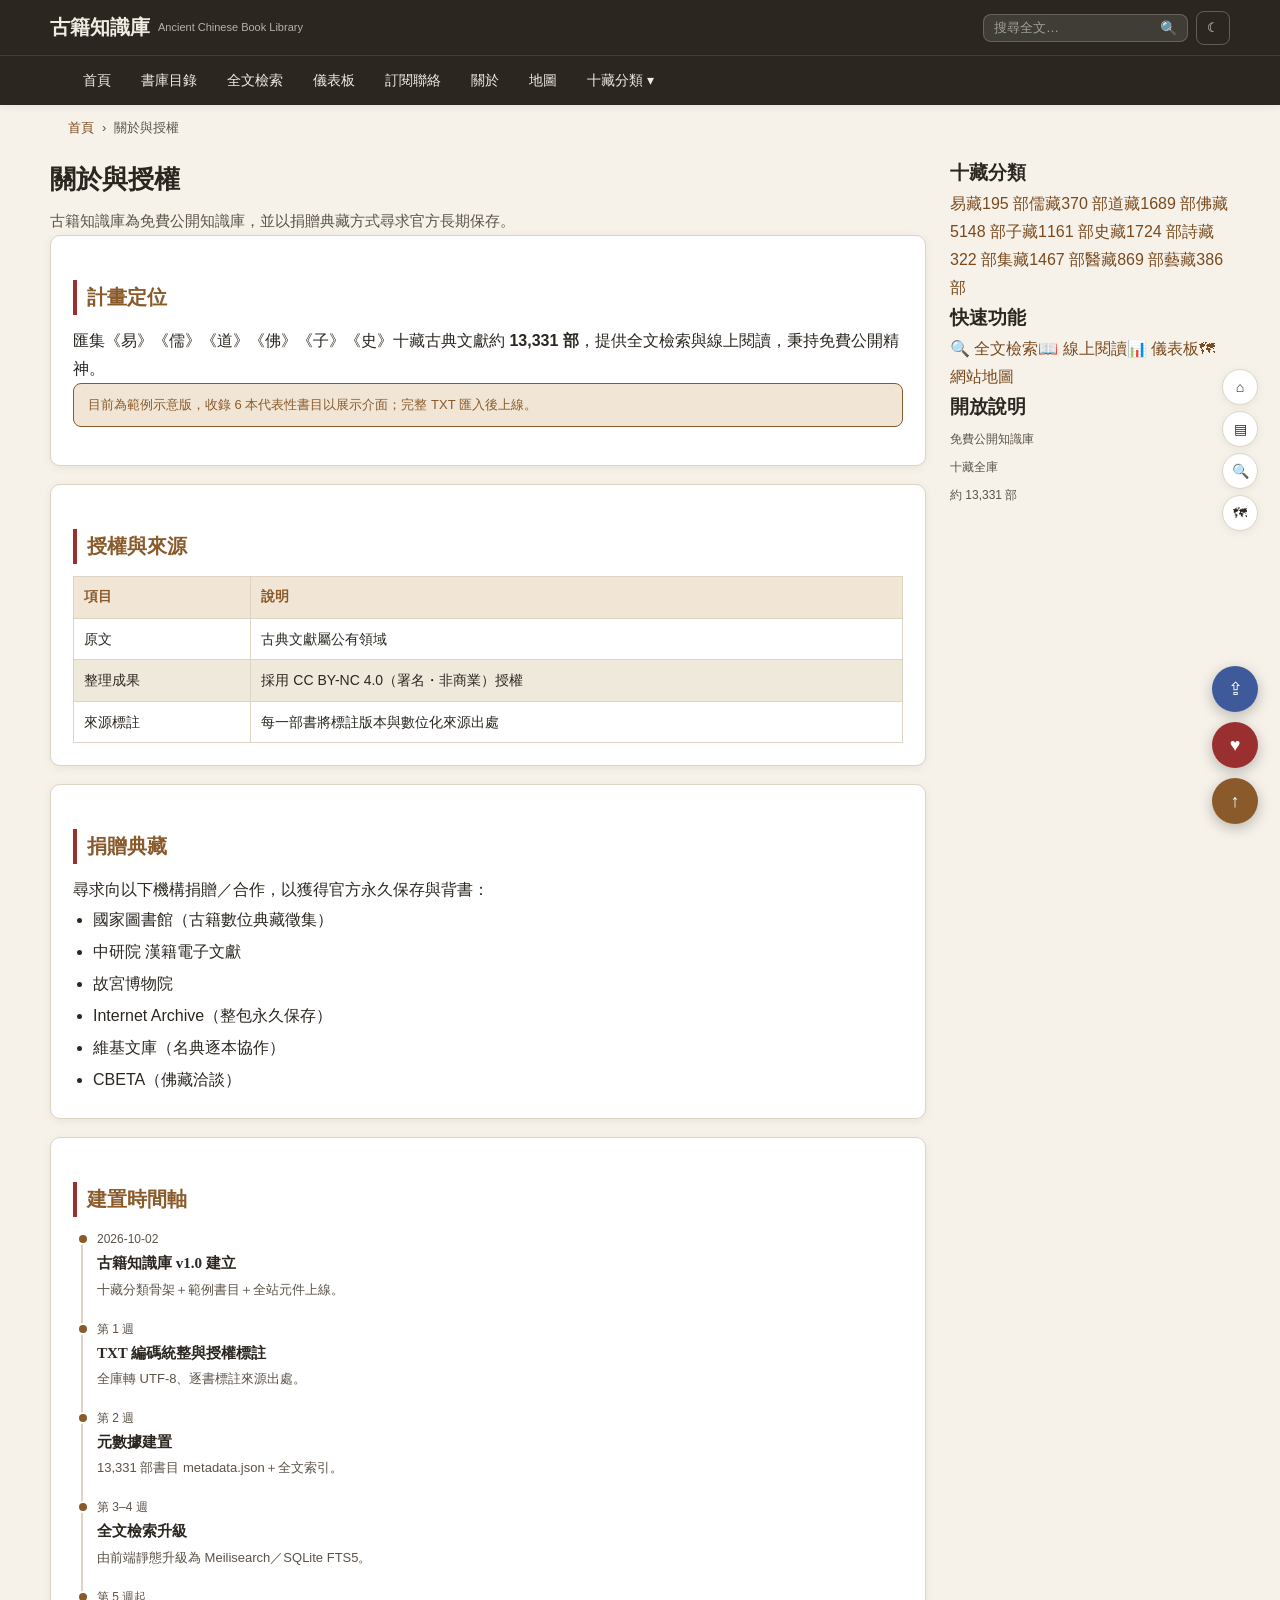
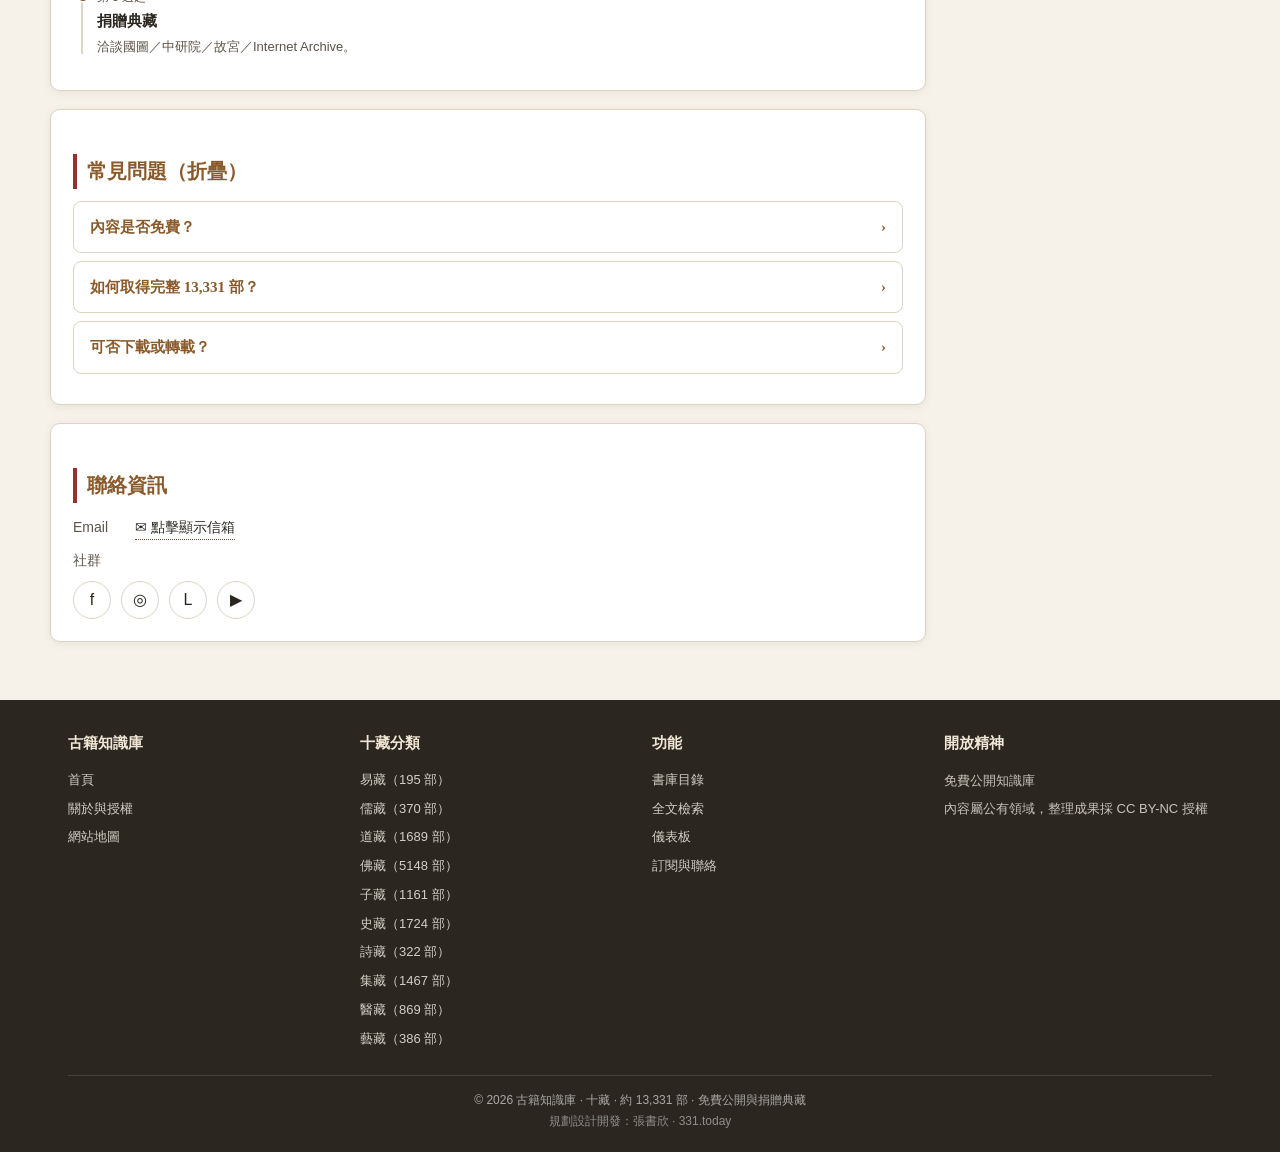
<file: about.html>
<!DOCTYPE html>
<html lang="zh-Hant">
<head>
<meta charset="UTF-8">
<meta name="viewport" content="width=device-width, initial-scale=1.0">
<meta name="theme-color" content="#2b2720">
<link rel="icon" href="images/favicon.svg" type="image/svg+xml">
<link rel="canonical" href="/about.html">
<title>關於與授權 — 古籍知識庫</title>
<meta name="description" content="古籍知識庫的來源、開放授權與捐贈典藏說明。">
<link rel="stylesheet" href="css/main.css">
</head>
<body>

<header class="site-header" id="site-header"></header>

<div class="container">
  <nav class="breadcrumb" id="breadcrumb"></nav>
</div>

<div class="container layout">
  <main class="main-col">
    <h1 class="page-title">關於與授權</h1>
    <p class="lead">古籍知識庫為免費公開知識庫，並以捐贈典藏方式尋求官方長期保存。</p>

    <div class="card">
      <h2 class="sec">計畫定位</h2>
      <p>匯集《易》《儒》《道》《佛》《子》《史》十藏古典文獻約 <b>13,331 部</b>，提供全文檢索與線上閱讀，秉持免費公開精神。</p>
      <div class="notice info">目前為範例示意版，收錄 6 本代表性書目以展示介面；完整 TXT 匯入後上線。</div>
    </div>

    <div class="card">
      <h2 class="sec">授權與來源</h2>
      <table class="data">
        <thead><tr><th>項目</th><th>說明</th></tr></thead>
        <tbody>
          <tr><td>原文</td><td>古典文獻屬公有領域</td></tr>
          <tr><td>整理成果</td><td>採用 CC BY-NC 4.0（署名・非商業）授權</td></tr>
          <tr><td>來源標註</td><td>每一部書將標註版本與數位化來源出處</td></tr>
        </tbody>
      </table>
    </div>

    <div class="card">
      <h2 class="sec">捐贈典藏</h2>
      <p>尋求向以下機構捐贈／合作，以獲得官方永久保存與背書：</p>
      <ul style="padding-left:20px;line-height:2;">
        <li>國家圖書館（古籍數位典藏徵集）</li>
        <li>中研院 漢籍電子文獻</li>
        <li>故宮博物院</li>
        <li>Internet Archive（整包永久保存）</li>
        <li>維基文庫（名典逐本協作）</li>
        <li>CBETA（佛藏洽談）</li>
      </ul>
    </div>

    <div class="card">
      <h2 class="sec">建置時間軸</h2>
      <div id="timeline"></div>
    </div>

    <div class="card">
      <h2 class="sec">常見問題（折疊）</h2>
      <div class="acc">
        <div class="acc-item">
          <div class="acc-head">內容是否免費？<span class="arrow">›</span></div>
          <div class="acc-body">是。本知識庫完全免費公開，原文屬公有領域，整理成果採 CC BY-NC 授權。</div>
        </div>
        <div class="acc-item">
          <div class="acc-head">如何取得完整 13,331 部？<span class="arrow">›</span></div>
          <div class="acc-body">完整 TXT 匯入後將全數上線並提供全文檢索，目前為範例示意版（6 本）。</div>
        </div>
        <div class="acc-item">
          <div class="acc-head">可否下載或轉載？<span class="arrow">›</span></div>
          <div class="acc-body">原文屬公有領域可自由引用；請依 CC BY-NC 授權標註來源，非商業使用。</div>
        </div>
      </div>
    </div>

    <div class="card">
      <h2 class="sec">聯絡資訊</h2>
      <div class="contact-info">
        <div class="row"><span class="lbl">Email</span><span class="protected-email" data-email-protect="Y29udGFjdEBndWppLWxpYnJhcnkuZXhhbXBsZQ==" title="點擊顯示">✉ 點擊顯示信箱</span></div>
        <div class="row"><span class="lbl">社群</span></div>
      </div>
      <div id="social" style="margin-top:8px;"></div>
    </div>
  </main>
  <aside class="side-col"><div id="sidebar"></div></aside>
</div>

<footer class="site-footer" id="site-footer"></footer>
<button class="back-top" id="back-top" aria-label="返回頂部">↑</button>
<div class="fab-group" id="fab-group">
  <button class="fab share" id="fab-share" aria-label="分享" title="分享連結">⇪</button>
  <button class="fab fav" id="fab-fav" aria-label="我的最愛" title="我的最愛">♥</button>
  <button class="fab top" id="fab-top" aria-label="返回頂部" title="返回頂部">↑</button>
</div>
<div class="quick-nav">
  <a href="index.html" title="首頁" aria-label="首頁">⌂</a>
  <a href="catalog.html" title="目錄" aria-label="目錄">▤</a>
  <a href="search.html" title="檢索" aria-label="檢索">🔍</a>
  <a href="sitemap.html" title="地圖" aria-label="網站地圖">🗺</a>
</div>
<div class="context-menu" id="context-menu">
  <a data-ctx="open">↗ 在新分頁開啟</a>
  <a data-ctx="copy">⧉ 複製連結</a>
  <a data-ctx="top">↑ 返回頂部</a>
</div>

<script src="js/books-data.js"></script>
<script src="js/categories.js"></script>
<script src="js/books.js"></script>
<script src="js/site-config.js"></script>
<script src="js/theme.js"></script>
<script src="js/layout.js"></script>
<script src="js/widgets.js"></script>
<script>
document.addEventListener("DOMContentLoaded",function(){
  window.initLayout("關於與授權");
  window.renderBreadcrumb(["關於與授權"]);
  window.renderTimeline(document.getElementById("timeline"));
  window.renderSocial(document.getElementById("social"));
});
</script>
</body>
</html>
</file>
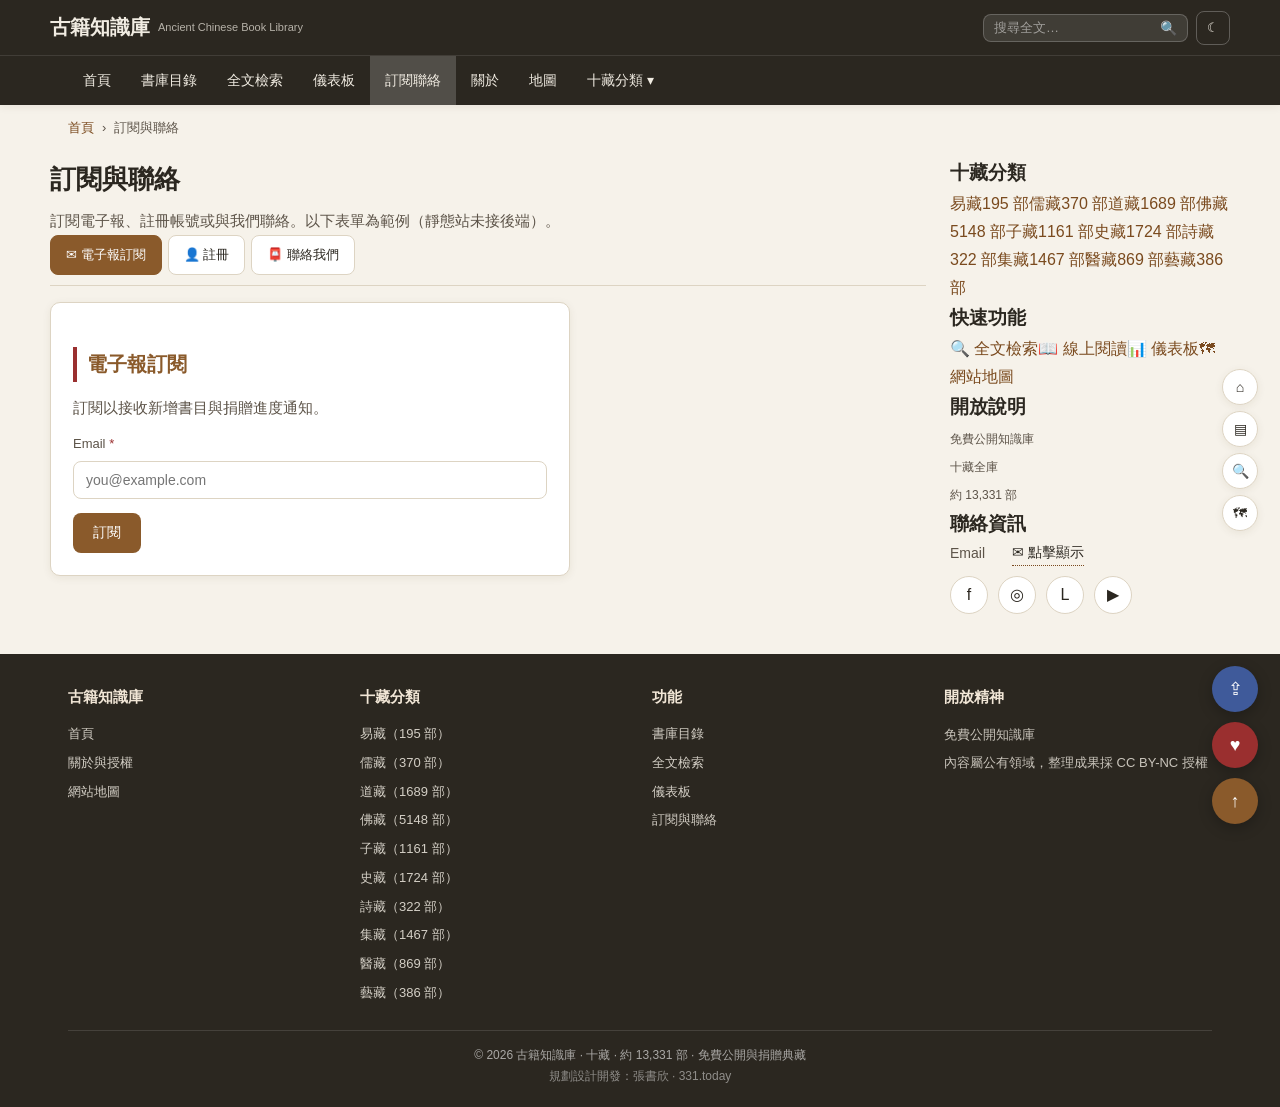
<file: contact.html>
<!DOCTYPE html>
<html lang="zh-Hant">
<head>
<meta charset="UTF-8">
<meta name="viewport" content="width=device-width, initial-scale=1.0">
<meta name="theme-color" content="#2b2720">
<link rel="icon" href="images/favicon.svg" type="image/svg+xml">
<link rel="canonical" href="/contact.html">
<title>訂閱與聯絡 — 古籍知識庫</title>
<meta name="description" content="古籍知識庫訂閱電子報、註冊與聯絡表單。">
<link rel="stylesheet" href="css/main.css">
</head>
<body>

<header class="site-header" id="site-header"></header>

<div class="container">
  <nav class="breadcrumb" id="breadcrumb"></nav>
</div>

<div class="container layout">
  <main class="main-col">
    <h1 class="page-title">訂閱與聯絡</h1>
    <p class="lead">訂閱電子報、註冊帳號或與我們聯絡。以下表單為範例（靜態站未接後端）。</p>

    <div class="tabs" data-tabs>
      <button class="tab-btn active" data-tab-target="subscribe">✉ 電子報訂閱</button>
      <button class="tab-btn" data-tab-target="register">👤 註冊</button>
      <button class="tab-btn" data-tab-target="contact">📮 聯絡我們</button>
    </div>

    <!-- 電子報訂閱 -->
    <div data-tab-panel="subscribe" class="card form-card" style="display:block;">
      <h2 class="sec">電子報訂閱</h2>
      <p class="lead" style="margin-bottom:12px;">訂閱以接收新增書目與捐贈進度通知。</p>
      <form data-form="subscribe">
        <div class="form-group"><label>Email <span class="req">*</span></label>
          <input type="email" name="email" placeholder="you@example.com" required></div>
        <button class="btn" type="submit">訂閱</button>
        <div data-form-msg class="form-msg"></div>
      </form>
    </div>

    <!-- 註冊 -->
    <div data-tab-panel="register" class="card form-card" style="display:none;">
      <h2 class="sec">註冊帳號</h2>
      <p class="lead" style="margin-bottom:12px;">（範例表單）建立帳號以同步我的最愛與書籤。</p>
      <form data-form="register">
        <div class="form-group"><label>姓名 <span class="req">*</span></label>
          <input type="text" name="name" placeholder="你的姓名" required></div>
        <div class="form-group"><label>Email <span class="req">*</span></label>
          <input type="email" name="email" placeholder="you@example.com" required></div>
        <div class="form-group"><label>密碼 <span class="req">*</span></label>
          <input type="password" name="pwd" placeholder="至少 6 碼" required minlength="6"></div>
        <button class="btn" type="submit">註冊</button>
        <div data-form-msg class="form-msg"></div>
      </form>
    </div>

    <!-- 聯絡我們 -->
    <div data-tab-panel="contact" class="card form-card" style="display:none;">
      <h2 class="sec">聯絡我們</h2>
      <form data-form="contact">
        <div class="form-group"><label>主旨 <span class="req">*</span></label>
          <input type="text" name="subject" placeholder="主旨" required></div>
        <div class="form-group"><label>Email <span class="req">*</span></label>
          <input type="email" name="email" placeholder="you@example.com" required></div>
        <div class="form-group"><label>訊息 <span class="req">*</span></label>
          <textarea name="msg" rows="4" placeholder="請輸入訊息…" required></textarea></div>
        <button class="btn" type="submit">送出</button>
        <div data-form-msg class="form-msg"></div>
      </form>
    </div>
  </main>
  <aside class="side-col">
    <div id="sidebar"></div>
    <div class="panel">
      <h3>聯絡資訊</h3>
      <div class="contact-info">
        <div class="row"><span class="lbl">Email</span><span class="protected-email" data-email-protect="Y29udGFjdEBndWppLWxpYnJhcnkuZXhhbXBsZQ==" title="點擊顯示">✉ 點擊顯示</span></div>
      </div>
      <div id="social" style="margin-top:10px;"></div>
    </div>
  </aside>
</div>

<footer class="site-footer" id="site-footer"></footer>
<button class="back-top" id="back-top" aria-label="返回頂部">↑</button>
<div class="fab-group" id="fab-group">
  <button class="fab share" id="fab-share" aria-label="分享" title="分享連結">⇪</button>
  <button class="fab fav" id="fab-fav" aria-label="我的最愛" title="我的最愛">♥</button>
  <button class="fab top" id="fab-top" aria-label="返回頂部" title="返回頂部">↑</button>
</div>
<div class="quick-nav">
  <a href="index.html" title="首頁" aria-label="首頁">⌂</a>
  <a href="catalog.html" title="目錄" aria-label="目錄">▤</a>
  <a href="search.html" title="檢索" aria-label="檢索">🔍</a>
  <a href="sitemap.html" title="地圖" aria-label="網站地圖">🗺</a>
</div>
<div class="context-menu" id="context-menu">
  <a data-ctx="open">↗ 在新分頁開啟</a>
  <a data-ctx="copy">⧉ 複製連結</a>
  <a data-ctx="top">↑ 返回頂部</a>
</div>

<script src="js/books-data.js"></script>
<script src="js/categories.js"></script>
<script src="js/books.js"></script>
<script src="js/site-config.js"></script>
<script src="js/theme.js"></script>
<script src="js/layout.js"></script>
<script src="js/widgets.js"></script>
<script>
document.addEventListener("DOMContentLoaded",function(){
  window.initLayout("訂閱聯絡");
  window.renderBreadcrumb(["訂閱與聯絡"]);
  window.renderSocial(document.getElementById("social"));
});
</script>
</body>
</html>
</file>
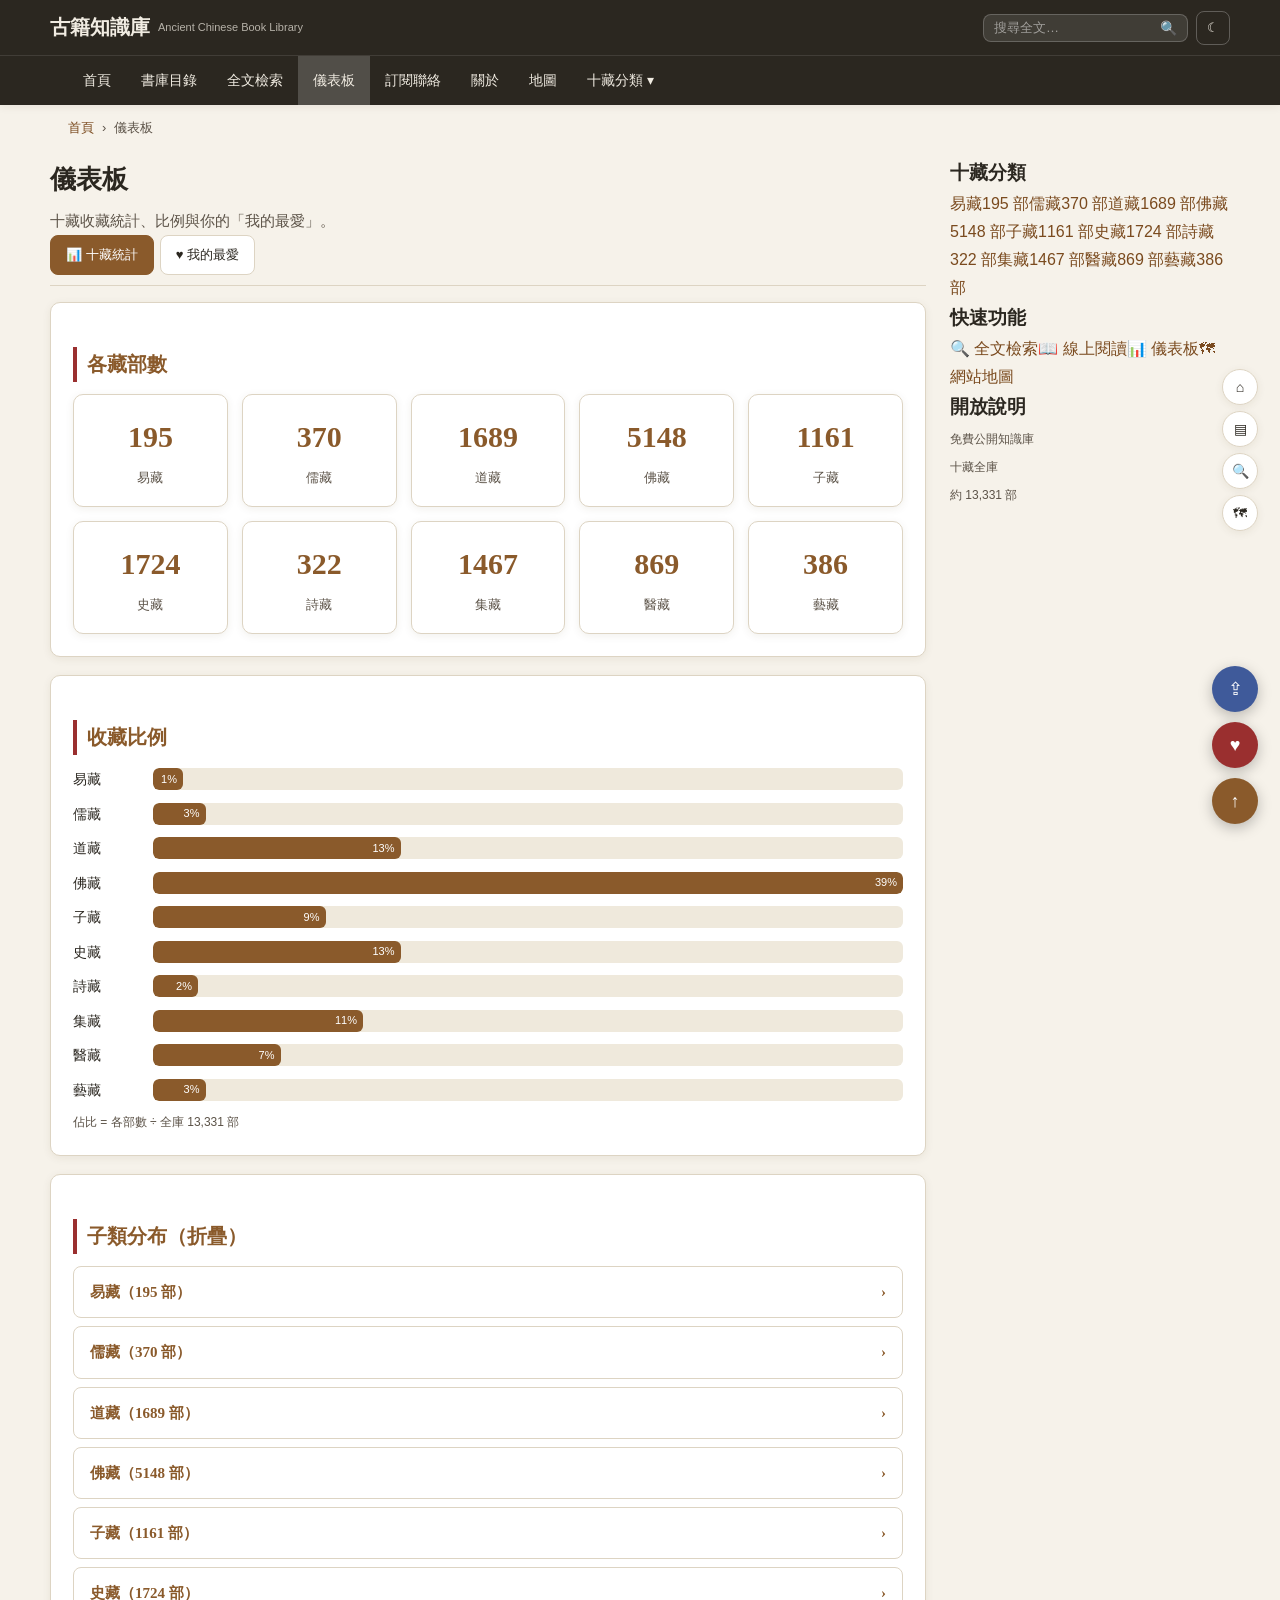
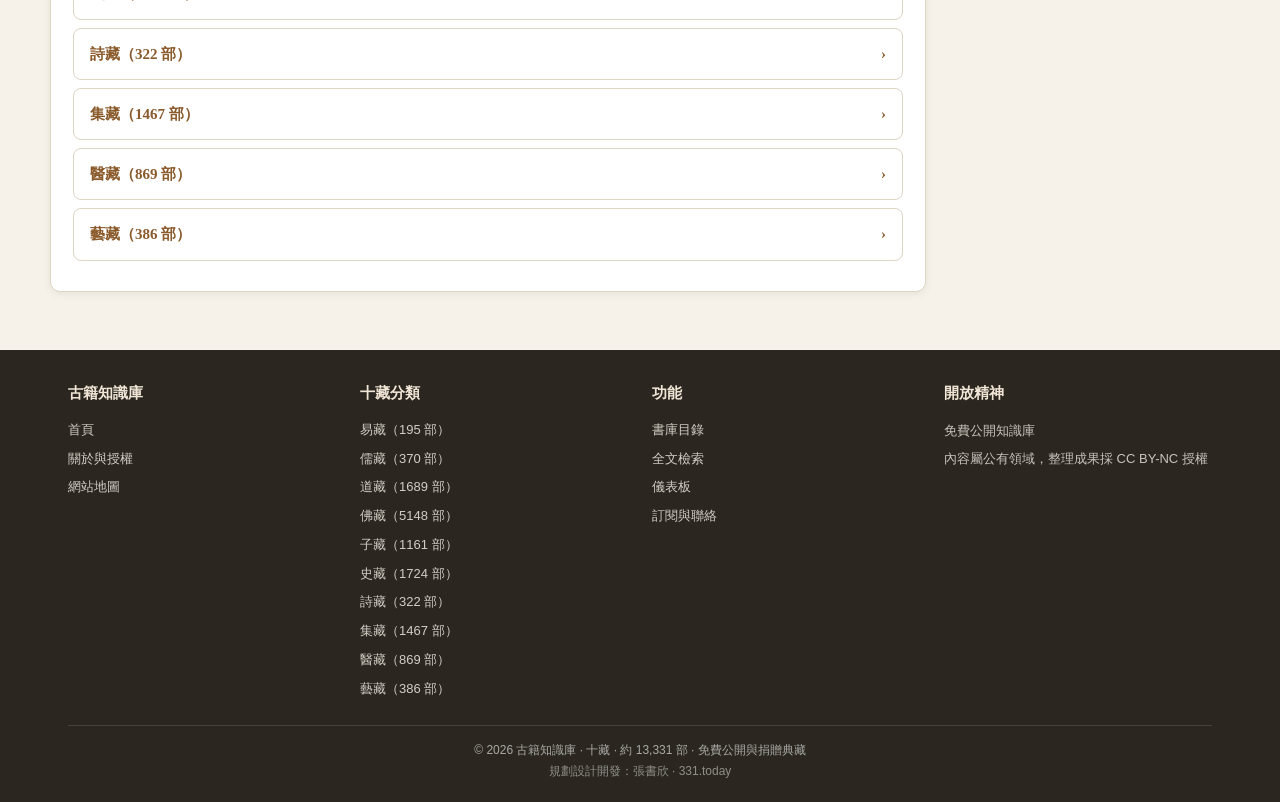
<file: dashboard.html>
<!DOCTYPE html>
<html lang="zh-Hant">
<head>
<meta charset="UTF-8">
<meta name="viewport" content="width=device-width, initial-scale=1.0">
<meta name="theme-color" content="#2b2720">
<link rel="icon" href="images/favicon.svg" type="image/svg+xml">
<link rel="canonical" href="/dashboard.html">
<title>儀表板 — 古籍知識庫</title>
<meta name="description" content="古籍知識庫儀表板：十藏統計與我的最愛。">
<link rel="stylesheet" href="css/main.css">
</head>
<body>

<header class="site-header" id="site-header"></header>

<div class="container">
  <nav class="breadcrumb" id="breadcrumb"></nav>
</div>

<div class="container layout">
  <main class="main-col">
    <h1 class="page-title">儀表板</h1>
    <p class="lead">十藏收藏統計、比例與你的「我的最愛」。</p>

    <div class="tabs" data-tabs>
      <button class="tab-btn active" data-tab-target="stats">📊 十藏統計</button>
      <button class="tab-btn" data-tab-target="fav">♥ 我的最愛</button>
    </div>

    <div data-tab-panel="stats" style="display:block;">
      <div class="card">
        <h2 class="sec">各藏部數</h2>
        <div class="stat-grid" id="stat-grid"></div>
      </div>
      <div class="card">
        <h2 class="sec">收藏比例</h2>
        <div id="bars"></div>
        <div style="font-size:12px;color:var(--text-soft);margin-top:8px;">佔比 = 各部數 ÷ 全庫 13,331 部</div>
      </div>
      <div class="card">
        <h2 class="sec">子類分布（折疊）</h2>
        <div id="sub-acc"></div>
      </div>
    </div>

    <div data-tab-panel="fav" style="display:none;">
      <div class="card">
        <h2 class="sec">我的最愛</h2>
        <div id="favorites"></div>
      </div>
    </div>
  </main>
  <aside class="side-col"><div id="sidebar"></div></aside>
</div>

<footer class="site-footer" id="site-footer"></footer>
<button class="back-top" id="back-top" aria-label="返回頂部">↑</button>
<div class="fab-group" id="fab-group">
  <button class="fab share" id="fab-share" aria-label="分享" title="分享連結">⇪</button>
  <button class="fab fav" id="fab-fav" aria-label="我的最愛" title="我的最愛">♥</button>
  <button class="fab top" id="fab-top" aria-label="返回頂部" title="返回頂部">↑</button>
</div>
<div class="quick-nav">
  <a href="index.html" title="首頁" aria-label="首頁">⌂</a>
  <a href="catalog.html" title="目錄" aria-label="目錄">▤</a>
  <a href="search.html" title="檢索" aria-label="檢索">🔍</a>
  <a href="sitemap.html" title="地圖" aria-label="網站地圖">🗺</a>
</div>
<div class="context-menu" id="context-menu">
  <a data-ctx="open">↗ 在新分頁開啟</a>
  <a data-ctx="copy">⧉ 複製連結</a>
  <a data-ctx="top">↑ 返回頂部</a>
</div>

<script src="js/books-data.js"></script>
<script src="js/categories.js"></script>
<script src="js/books.js"></script>
<script src="js/site-config.js"></script>
<script src="js/theme.js"></script>
<script src="js/layout.js"></script>
<script src="js/widgets.js"></script>
<script>
document.addEventListener("DOMContentLoaded",function(){
  window.initLayout("儀表板");
  window.renderBreadcrumb(["儀表板"]);

  // 統計卡片
  var grid=document.getElementById("stat-grid");
  if(grid){
    grid.innerHTML = window.GUJI_CATS.map(function(c){
      return '<div class="stat-card hover-lift"><div class="num">'+c.count+'</div><div class="lbl">'+c.name+'</div></div>';
    }).join("");
  }
  // 比例橫條
  var bars=document.getElementById("bars");
  if(bars){
    var max=Math.max.apply(null, window.GUJI_CATS.map(function(c){return c.count;}));
    bars.innerHTML = window.GUJI_CATS.map(function(c){
      var pct=Math.round(c.count/window.gujiTotal*100);
      return '<div class="bar-row"><span class="bl">'+c.name+'</span>'+
        '<div class="bar-track"><div class="bar-fill" style="width:'+Math.round(c.count/max*100)+'%">'+pct+'%</div></div></div>';
    }).join("");
  }
  // 子類折疊面板
  var acc=document.getElementById("sub-acc");
  if(acc){
    acc.innerHTML = window.GUJI_CATS.map(function(c){
      var subs=c.subs.map(function(s){
        return '<span class="tag">'+s.name+' '+s.count+'</span>';
      }).join("");
      return '<div class="acc-item"><div class="acc-head">'+c.name+'（'+c.count+' 部）<span class="arrow">›</span></div><div class="acc-body">'+subs+'</div></div>';
    }).join("");
  }
  // 我的最愛
  window.renderFavorites(document.getElementById("favorites"));
  // 依 ?view=fav 切換到最愛頁籤
  if(new URLSearchParams(location.search).get("view")==="fav"){
    var favBtn=document.querySelector('[data-tab-target="fav"]');
    if(favBtn) favBtn.click();
  }
});
</script>
</body>
</html>
</file>
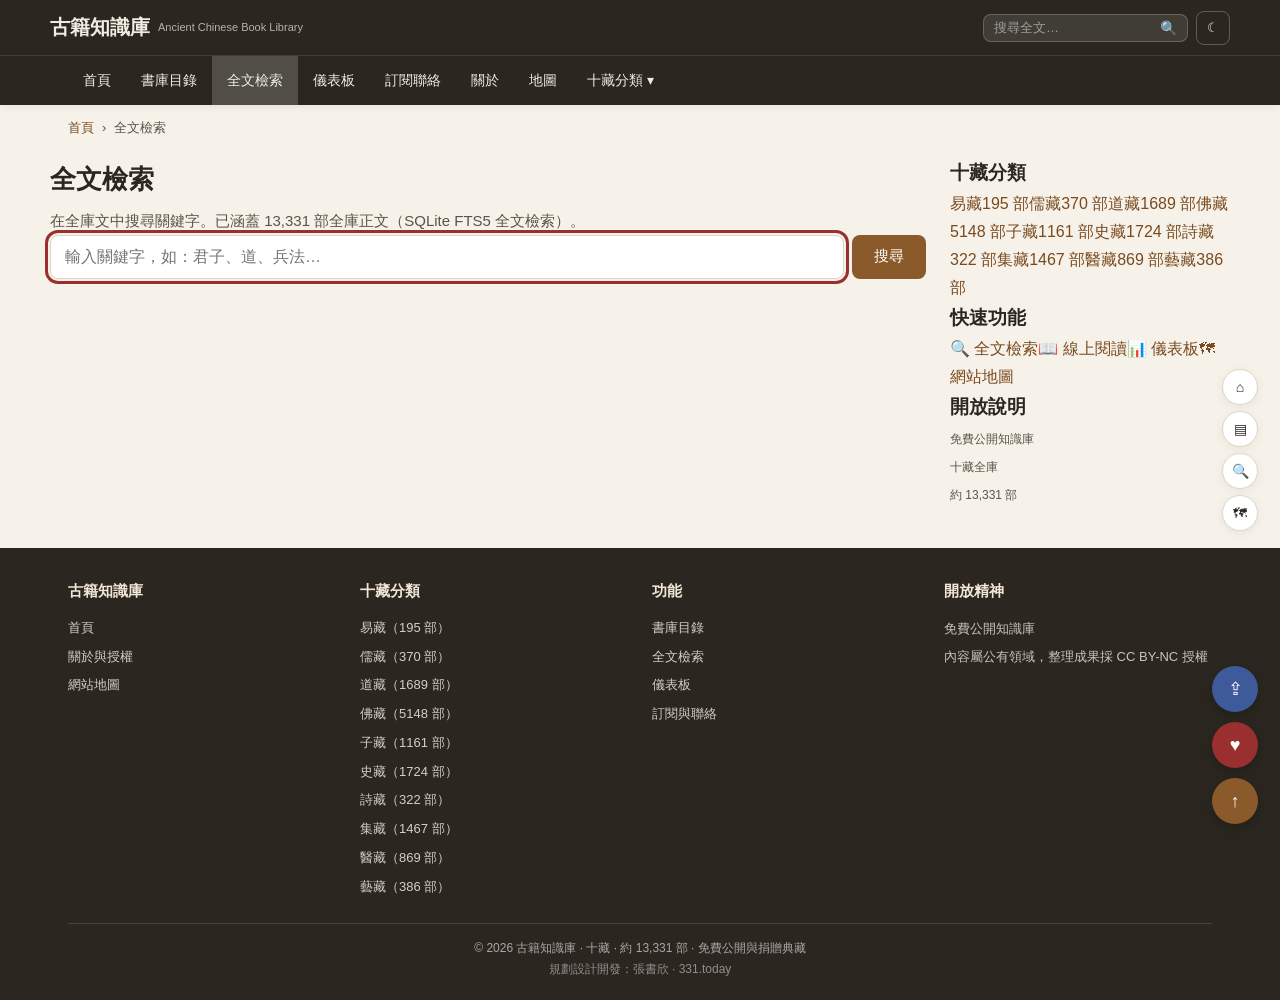
<file: search.html>
<!DOCTYPE html>
<html lang="zh-Hant">
<head>
<meta charset="UTF-8">
<meta name="viewport" content="width=device-width, initial-scale=1.0">
<meta name="theme-color" content="#2b2720">
<link rel="icon" href="images/favicon.svg" type="image/svg+xml">
<link rel="canonical" href="/search.html">
<title>全文檢索 — 古籍知識庫</title>
<meta name="description" content="古籍知識庫全文檢索。">
<link rel="stylesheet" href="css/main.css">
</head>
<body>

<header class="site-header" id="site-header"></header>

<div class="container">
  <nav class="breadcrumb" id="breadcrumb"></nav>
</div>

<div class="container layout search-page">
  <main class="main-col">
    <h1 class="page-title">全文檢索</h1>
    <p class="lead">在全庫文中搜尋關鍵字。已涵蓋 13,331 部全庫正文（SQLite FTS5 全文檢索）。</p>

    <div class="bigsearch">
      <input type="text" id="search-input" placeholder="輸入關鍵字，如：君子、道、兵法…" aria-label="檢索關鍵字">
      <button id="search-go" type="button">搜尋</button>
    </div>

    <div id="search-results"></div>
  </main>
  <aside class="side-col"><div id="sidebar"></div></aside>
</div>

<footer class="site-footer" id="site-footer"></footer>
<button class="back-top" id="back-top" aria-label="返回頂部">↑</button>
<div class="fab-group" id="fab-group">
  <button class="fab share" id="fab-share" aria-label="分享" title="分享連結">⇪</button>
  <button class="fab fav" id="fab-fav" aria-label="我的最愛" title="我的最愛">♥</button>
  <button class="fab top" id="fab-top" aria-label="返回頂部" title="返回頂部">↑</button>
</div>
<div class="quick-nav">
  <a href="index.html" title="首頁" aria-label="首頁">⌂</a>
  <a href="catalog.html" title="目錄" aria-label="目錄">▤</a>
  <a href="search.html" title="檢索" aria-label="檢索">🔍</a>
  <a href="sitemap.html" title="地圖" aria-label="網站地圖">🗺</a>
</div>
<div class="context-menu" id="context-menu">
  <a data-ctx="open">↗ 在新分頁開啟</a>
  <a data-ctx="copy">⧉ 複製連結</a>
  <a data-ctx="top">↑ 返回頂部</a>
</div>

<script src="js/books-data.js"></script>
<script src="js/categories.js"></script>
<script src="js/books.js"></script>
<script src="js/site-config.js"></script>
<script src="js/theme.js"></script>
<script src="js/layout.js"></script>
<script src="js/widgets.js"></script>
<script src="js/search.js"></script>
<script>
document.addEventListener("DOMContentLoaded",function(){
  window.initLayout("全文檢索");
  window.renderBreadcrumb(["全文檢索"]);
  window.initSearchPage();
});
</script>
</body>
</html>
</file>
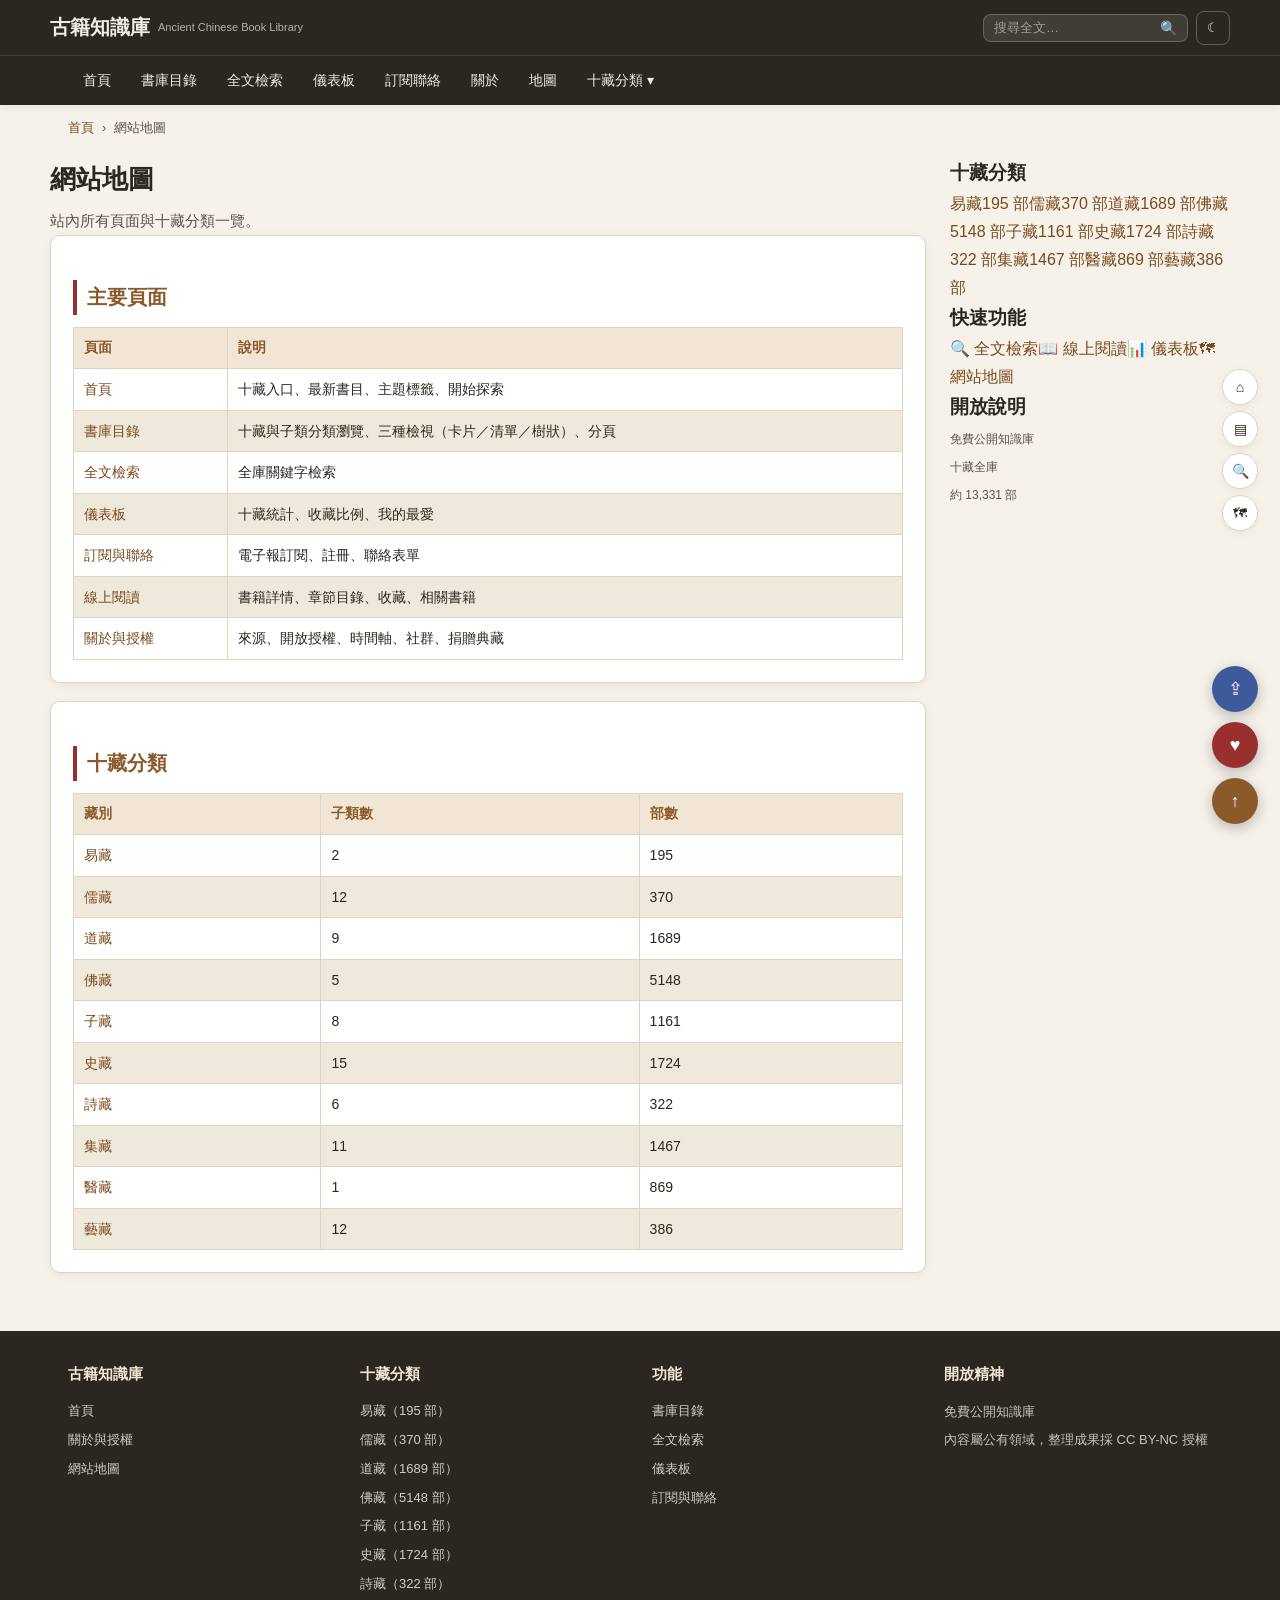
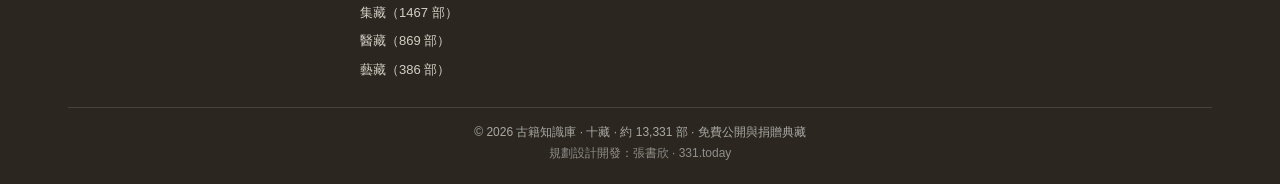
<file: sitemap.html>
<!DOCTYPE html>
<html lang="zh-Hant">
<head>
<meta charset="UTF-8">
<meta name="viewport" content="width=device-width, initial-scale=1.0">
<meta name="theme-color" content="#2b2720">
<link rel="icon" href="images/favicon.svg" type="image/svg+xml">
<link rel="canonical" href="/sitemap.html">
<title>網站地圖 — 古籍知識庫</title>
<meta name="description" content="古籍知識庫網站地圖。">
<link rel="stylesheet" href="css/main.css">
</head>
<body>

<header class="site-header" id="site-header"></header>

<div class="container">
  <nav class="breadcrumb" id="breadcrumb"></nav>
</div>

<div class="container layout">
  <main class="main-col">
    <h1 class="page-title">網站地圖</h1>
    <p class="lead">站內所有頁面與十藏分類一覽。</p>

    <div class="card">
      <h2 class="sec">主要頁面</h2>
      <table class="data">
        <thead><tr><th>頁面</th><th>說明</th></tr></thead>
        <tbody>
          <tr><td><a href="index.html">首頁</a></td><td>十藏入口、最新書目、主題標籤、開始探索</td></tr>
          <tr><td><a href="catalog.html">書庫目錄</a></td><td>十藏與子類分類瀏覽、三種檢視（卡片／清單／樹狀）、分頁</td></tr>
          <tr><td><a href="search.html">全文檢索</a></td><td>全庫關鍵字檢索</td></tr>
          <tr><td><a href="dashboard.html">儀表板</a></td><td>十藏統計、收藏比例、我的最愛</td></tr>
          <tr><td><a href="contact.html">訂閱與聯絡</a></td><td>電子報訂閱、註冊、聯絡表單</td></tr>
          <tr><td><a href="book.html?b=周易-5">線上閱讀</a></td><td>書籍詳情、章節目錄、收藏、相關書籍</td></tr>
          <tr><td><a href="about.html">關於與授權</a></td><td>來源、開放授權、時間軸、社群、捐贈典藏</td></tr>
        </tbody>
      </table>
    </div>

    <div class="card">
      <h2 class="sec">十藏分類</h2>
      <table class="data">
        <thead><tr><th>藏別</th><th>子類數</th><th>部數</th></tr></thead>
        <tbody id="sitemap-cats"></tbody>
      </table>
    </div>
  </main>
  <aside class="side-col"><div id="sidebar"></div></aside>
</div>

<footer class="site-footer" id="site-footer"></footer>
<button class="back-top" id="back-top" aria-label="返回頂部">↑</button>
<div class="fab-group" id="fab-group">
  <button class="fab share" id="fab-share" aria-label="分享" title="分享連結">⇪</button>
  <button class="fab fav" id="fab-fav" aria-label="我的最愛" title="我的最愛">♥</button>
  <button class="fab top" id="fab-top" aria-label="返回頂部" title="返回頂部">↑</button>
</div>
<div class="quick-nav">
  <a href="index.html" title="首頁" aria-label="首頁">⌂</a>
  <a href="catalog.html" title="目錄" aria-label="目錄">▤</a>
  <a href="search.html" title="檢索" aria-label="檢索">🔍</a>
  <a href="sitemap.html" title="地圖" aria-label="網站地圖">🗺</a>
</div>
<div class="context-menu" id="context-menu">
  <a data-ctx="open">↗ 在新分頁開啟</a>
  <a data-ctx="copy">⧉ 複製連結</a>
  <a data-ctx="top">↑ 返回頂部</a>
</div>

<script src="js/books-data.js"></script>
<script src="js/categories.js"></script>
<script src="js/books.js"></script>
<script src="js/site-config.js"></script>
<script src="js/theme.js"></script>
<script src="js/layout.js"></script>
<script src="js/widgets.js"></script>
<script>
document.addEventListener("DOMContentLoaded",function(){
  window.initLayout("網站地圖");
  window.renderBreadcrumb(["網站地圖"]);
  var tbody=document.getElementById("sitemap-cats");
  if(tbody){
    tbody.innerHTML = window.GUJI_CATS.map(function(c){
      return '<tr><td><a href="catalog.html?cat='+c.id+'">'+c.name+'</a></td><td>'+c.subs.length+'</td><td>'+c.count+'</td></tr>';
    }).join("");
  }
});
</script>
</body>
</html>
</file>
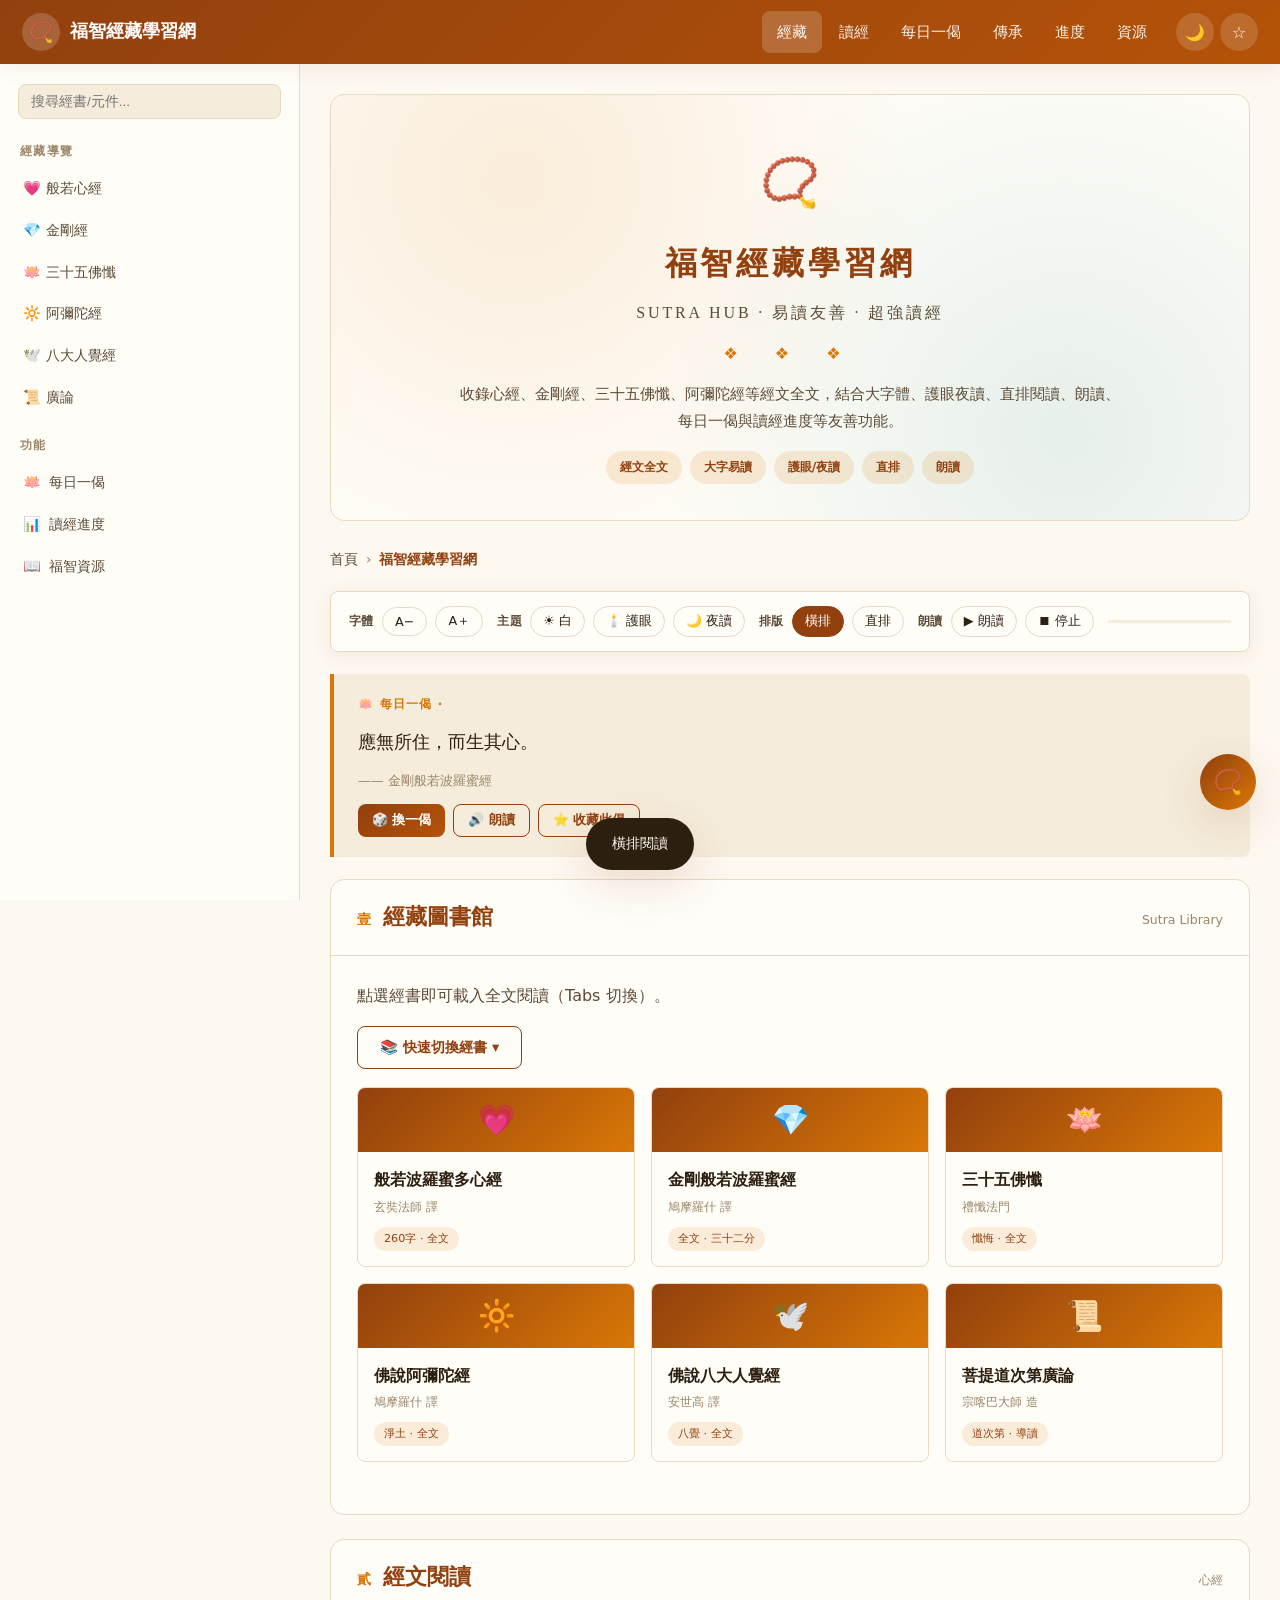
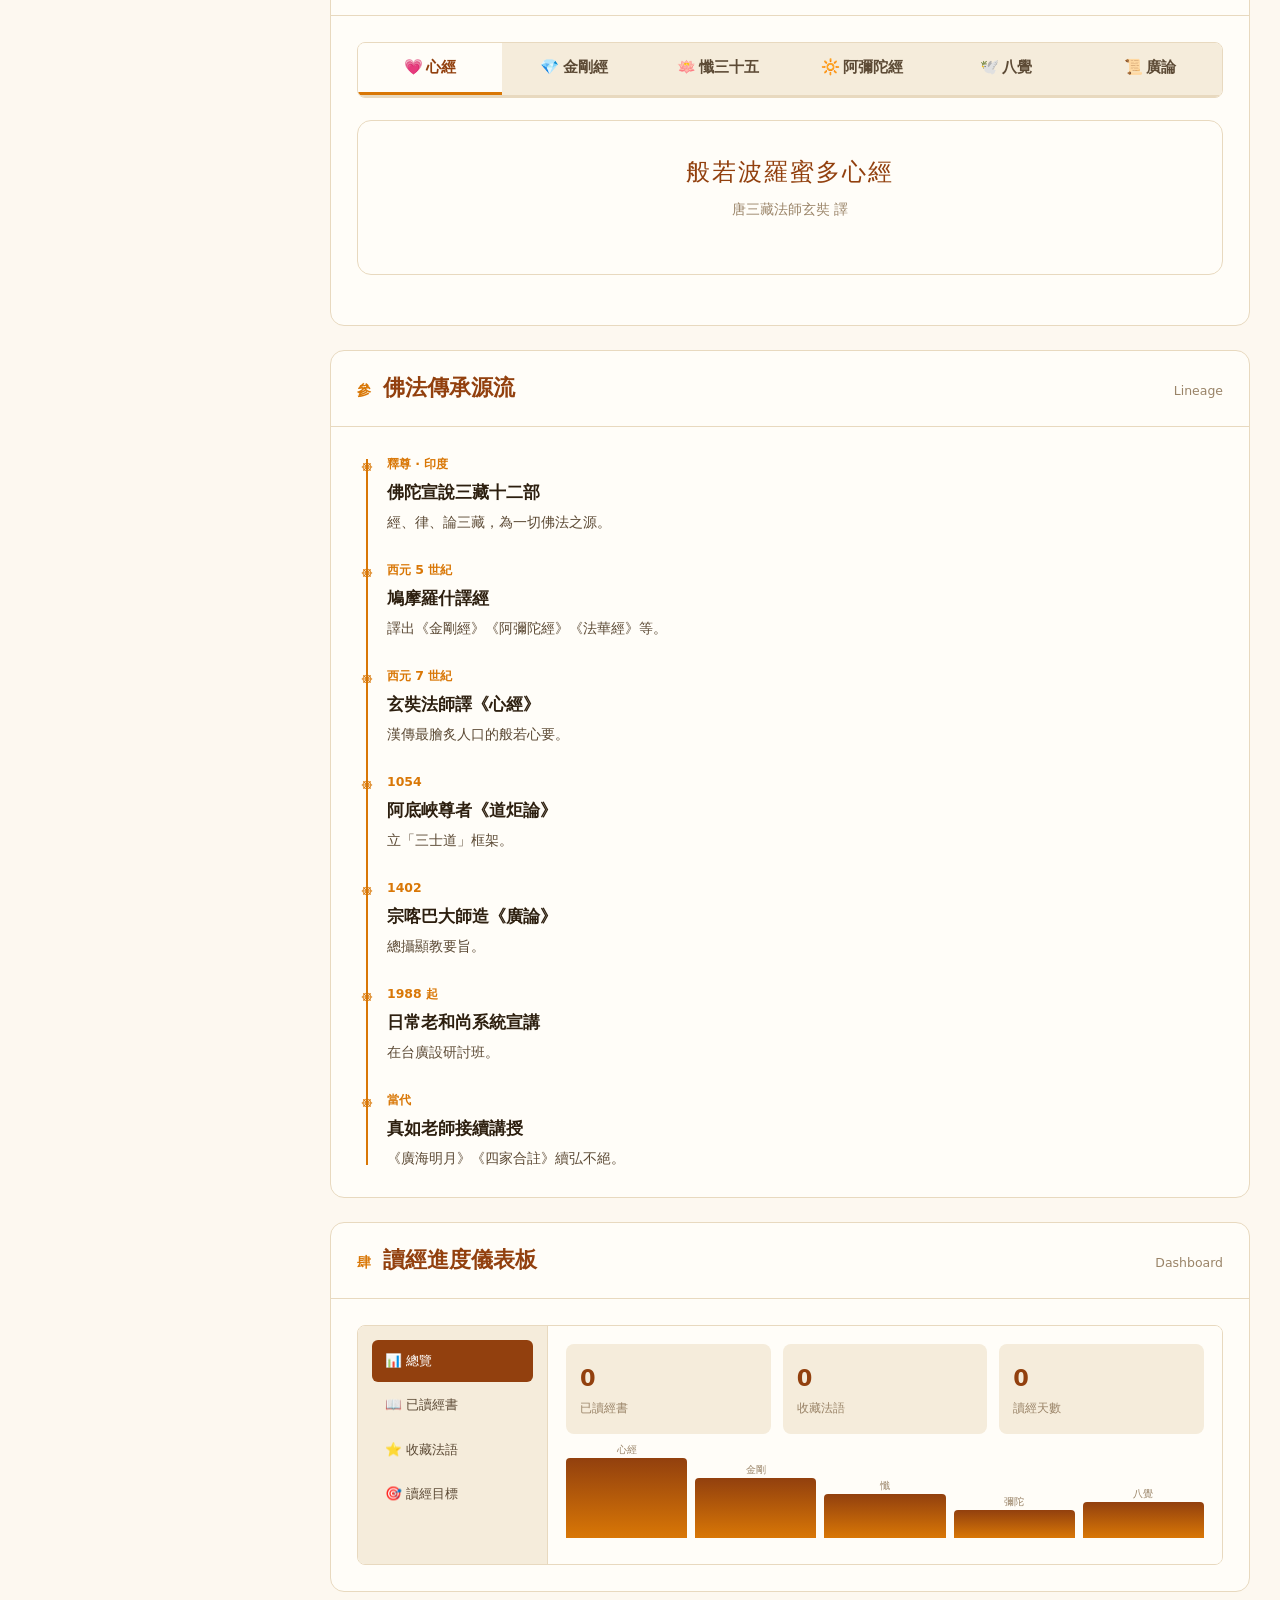
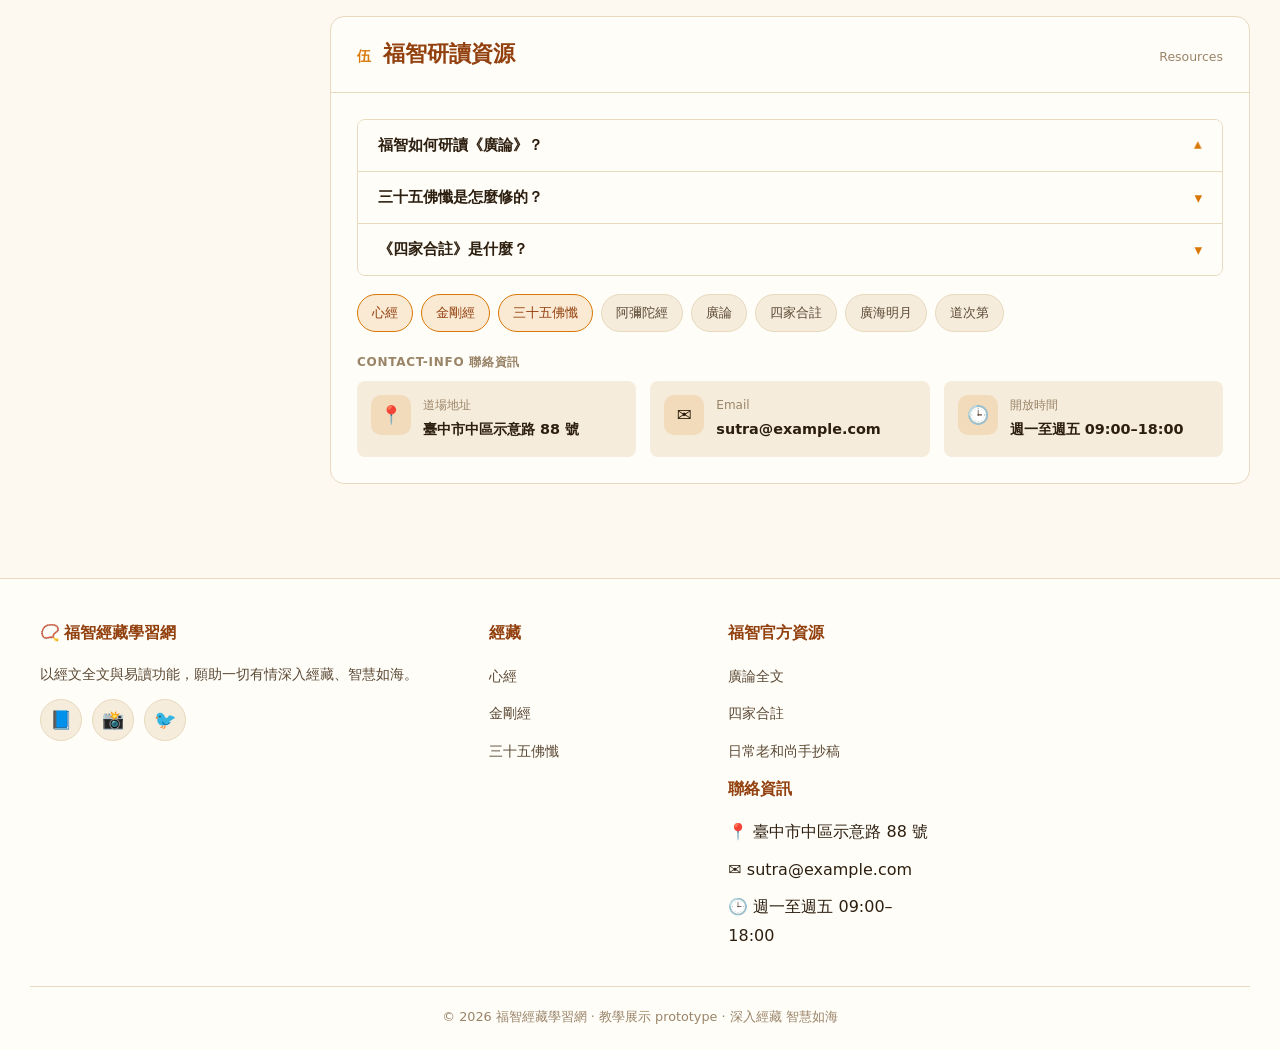
<file: 廣論/sutra-hub.html>
<!DOCTYPE html>
<html lang="zh-Hant">
<head>
<meta charset="UTF-8"><!-- meta-utf8 -->
<meta name="viewport" content="width=device-width, initial-scale=1.0"><!-- meta-viewport -->
<meta http-equiv="X-UA-Compatible" content="IE=edge">
<meta name="theme-color" content="#92400e"><!-- theme-color -->
<meta name="description" content="福智經藏學習網 — 心經、金剛經、三十五佛懺、阿彌陀經、菩提道次第廣論等經書全文與易讀友善功能：大字體、護眼/夜讀、直排、朗讀、每日一偈、讀經進度。">
<meta name="keywords" content="心經,金剛經,三十五佛懺,阿彌陀經,菩提道次第廣論,福智,經藏,朗讀,直排,護眼,每日一偈">
<link rel="canonical" href="https://example.com/sutra-hub/"><!-- canonical -->
<link rel="icon" href="data:image/svg+xml,<svg xmlns='http://www.w3.org/2000/svg' viewBox='0 0 100 100'><text y='.9em' font-size='90'>📿</text></svg>"><!-- favicon -->
<title>福智經藏學習網 · 經文全文與易讀友善 | Sutra Hub</title>
<style>
/* ============ Design Tokens ============ */
:root{
  --c-primary:#92400e; --c-primary-2:#b45309; --c-accent:#0f766e; --c-gold:#d97706;
  --c-bg:#fdf8f0; --c-surface:#fffdf8; --c-surface-2:#f5ecdb;
  --c-text:#2d1f0f; --c-text-2:#5c4a35; --c-text-3:#9a8468;
  --c-border:#e8d9bf; --c-danger:#b91c1c; --c-success:#15803d; --c-warn:#d97706;
  --radius:14px; --radius-sm:8px;
  --shadow:0 4px 20px rgba(146,64,14,.08); --shadow-lg:0 14px 44px rgba(146,64,14,.16);
  --nav-h:64px; --sidebar-w:300px;
  --serif:"Noto Serif TC","Songti TC","PMingLiU",serif;
  --sans:"Noto Sans TC","PingFang TC","Microsoft JhengHei",system-ui,sans-serif;
  --font-size:1rem; --line-h:2.1; --letter-sp:0.02em;
}
/* 護眼米黃 / 夜讀黑 / 純白 */
[data-reader="sepia"]{
  --c-bg:#f5ecd7; --c-surface:#faf3e2; --c-surface-2:#efe2c4;
  --c-text:#3b2f1c; --c-text-2:#6b5a3e; --c-text-3:#9a8468; --c-border:#e0d0ac;
}
[data-reader="night"]{
  --c-bg:#10100d; --c-surface:#1a1a15; --c-surface-2:#24241d;
  --c-text:#e8e0c8; --c-text-2:#c0b290; --c-text-3:#7d7052; --c-border:#3a3626;
  --shadow:0 4px 20px rgba(0,0,0,.6); --shadow-lg:0 14px 44px rgba(0,0,0,.8);
}
[data-reader="plain"]{
  --c-bg:#ffffff; --c-surface:#ffffff; --c-surface-2:#f5f5f5;
  --c-text:#111111; --c-text-2:#333333; --c-text-3:#666666; --c-border:#e0e0e0;
}
*{box-sizing:border-box;margin:0;padding:0}
html{scroll-behavior:smooth;scroll-padding-top:calc(var(--nav-h) + 16px)}
body{font-family:var(--sans);background:var(--c-bg);color:var(--c-text);line-height:1.8;transition:background .3s,color .3s}
a{color:var(--c-primary);text-decoration:none}
button{font-family:inherit;cursor:pointer}
h1,h2,h3,.serif{font-family:var(--serif)}
::selection{background:var(--c-gold);color:#fff}

/* ============ Top Nav ============ */
.top-nav{position:sticky;top:0;z-index:1000;height:var(--nav-h);background:linear-gradient(135deg,var(--c-primary),var(--c-primary-2));color:#fff;display:flex;align-items:center;padding:0 22px;box-shadow:var(--shadow);gap:14px}
.brand{font-family:var(--serif);font-weight:700;font-size:1.15rem;display:flex;align-items:center;gap:10px;white-space:nowrap}
.brand .logo{width:38px;height:38px;background:rgba(255,255,255,.18);border-radius:50%;display:grid;place-items:center;font-size:20px}
.nav-links{display:flex;gap:2px;margin-left:auto;align-items:center}
.nav-links a{color:rgba(255,255,255,.92);padding:8px 15px;border-radius:8px;font-size:.92rem;transition:.2s}
.nav-links a:hover,.nav-links a.active{background:rgba(255,255,255,.18);color:#fff}
.nav-tools{display:flex;gap:6px}
.icon-btn{background:rgba(255,255,255,.15);border:none;color:#fff;width:38px;height:38px;border-radius:50%;display:grid;place-items:center;font-size:16px;transition:.2s}
.icon-btn:hover{background:rgba(255,255,255,.3);transform:scale(1.08)}
.hamburger{display:none;background:rgba(255,255,255,.15);border:none;color:#fff;width:38px;height:38px;border-radius:8px;flex-direction:column;justify-content:center;align-items:center;gap:4px}
.hamburger span{display:block;width:18px;height:2px;background:#fff;border-radius:2px;transition:.3s}
.hamburger.open span:nth-child(1){transform:translateY(6px) rotate(45deg)}
.hamburger.open span:nth-child(2){opacity:0}
.hamburger.open span:nth-child(3){transform:translateY(-6px) rotate(-45deg)}
.mobile-menu{position:fixed;inset:var(--nav-h) 0 0 0;background:var(--c-bg);z-index:999;overflow-y:auto;transform:translateX(-100%);transition:transform .3s;padding:20px;display:none}
.mobile-menu.open{transform:translateX(0)}
.mobile-menu a{display:block;padding:12px;color:var(--c-text);border-radius:8px;border-bottom:1px solid var(--c-border)}
.mobile-menu a:hover{background:var(--c-surface-2)}

/* ============ Shell ============ */
.shell{display:flex;min-height:calc(100vh - var(--nav-h))}
.sidebar{width:var(--sidebar-w);background:var(--c-surface);border-right:1px solid var(--c-border);position:sticky;top:var(--nav-h);height:calc(100vh - var(--nav-h));overflow-y:auto;padding:20px 0;flex-shrink:0}
.side-search{padding:0 18px 12px}
.side-search input{width:100%;padding:9px 12px;border:1px solid var(--c-border);border-radius:8px;background:var(--c-surface-2);color:var(--c-text);font-size:.85rem}
.side-group{margin-bottom:6px}
.side-group-title{padding:10px 20px 6px;font-size:.72rem;font-weight:700;letter-spacing:.12em;color:var(--c-text-3);font-family:var(--serif)}
.side-link{display:flex;align-items:center;gap:8px;padding:8px 20px;color:var(--c-text-2);font-size:.9rem;border-left:3px solid transparent;transition:.15s}
.side-link:hover{background:var(--c-surface-2);color:var(--c-text)}
.side-link.active{border-left-color:var(--c-gold);background:color-mix(in srgb,var(--c-gold) 10%,transparent);color:var(--c-primary);font-weight:600}
.main{flex:1;padding:30px;min-width:0;max-width:980px}

/* ============ Hero ============ */
.hero{text-align:center;padding:44px 24px 36px;background:
  radial-gradient(circle at 20% 20%,color-mix(in srgb,var(--c-gold) 12%,transparent),transparent 50%),
  radial-gradient(circle at 80% 80%,color-mix(in srgb,var(--c-accent) 10%,transparent),transparent 50%),
  var(--c-surface);border:1px solid var(--c-border);border-radius:var(--radius);margin-bottom:26px;position:relative;overflow:hidden}
.hero .dharma{font-size:48px;margin-bottom:10px}
.hero h1{font-size:2rem;letter-spacing:.12em;margin-bottom:6px;color:var(--c-primary)}
.hero .sub{font-family:var(--serif);color:var(--c-text-2);font-size:1rem;letter-spacing:.18em}
.hero .ornament{color:var(--c-gold);margin:12px 0;letter-spacing:1em}
.hero p{max-width:660px;margin:0 auto;color:var(--c-text-2);font-size:.95rem}
.hero .badges{display:flex;gap:8px;justify-content:center;margin-top:16px;flex-wrap:wrap}
.hero .badge{background:color-mix(in srgb,var(--c-gold) 14%,transparent);color:var(--c-primary);padding:5px 14px;border-radius:20px;font-size:.78rem;font-weight:600}

/* ============ Breadcrumb ============ */
.breadcrumb{display:flex;align-items:center;gap:8px;font-size:.85rem;color:var(--c-text-3);margin-bottom:20px;flex-wrap:wrap}
.breadcrumb a{color:var(--c-text-2)}
.breadcrumb a:hover{color:var(--c-primary)}
.breadcrumb .current{color:var(--c-primary);font-weight:600}

/* ============ Reader Toolbar（易讀工具列）============ */
.reader-bar{background:var(--c-surface);border:1px solid var(--c-border);border-radius:var(--radius-sm);padding:14px 18px;margin-bottom:22px;display:flex;flex-wrap:wrap;gap:14px;align-items:center;box-shadow:var(--shadow);position:sticky;top:calc(var(--nav-h) + 8px);z-index:500}
.rb-group{display:flex;align-items:center;gap:8px;font-size:.8rem;color:var(--c-text-2)}
.rb-label{font-weight:700;font-size:.75rem;letter-spacing:.04em}
.rb-btn{padding:6px 12px;border:1px solid var(--c-border);border-radius:20px;background:var(--c-surface);color:var(--c-text);font-size:.8rem;transition:.15s}
.rb-btn:hover{border-color:var(--c-gold);color:var(--c-primary)}
.rb-btn.active{background:var(--c-primary);color:#fff;border-color:var(--c-primary)}
.rb-sep{width:1px;height:26px;background:var(--c-border)}
.reader-progress{height:3px;background:var(--c-surface-2);border-radius:3px;overflow:hidden;flex:1;min-width:80px}
.reader-progress .rp-fill{height:100%;width:0;background:linear-gradient(90deg,var(--c-primary),var(--c-gold));transition:width .1s}

/* ============ Sutra Card Grid ============ */
.sutra-grid{display:grid;grid-template-columns:repeat(auto-fill,minmax(230px,1fr));gap:16px;margin-bottom:26px}
.sutra-card{border:1px solid var(--c-border);border-radius:var(--radius-sm);overflow:hidden;cursor:pointer;transition:.25s;background:var(--c-surface)}
.sutra-card:hover{transform:translateY(-5px);box-shadow:var(--shadow-lg);border-color:var(--c-gold)}
.sutra-card .sc-top{height:64px;background:linear-gradient(135deg,var(--c-primary),var(--c-gold));display:flex;align-items:center;justify-content:center;font-size:30px;color:#fff}
.sutra-card .sc-info{padding:14px 16px}
.sutra-card .sc-name{font-family:var(--serif);font-weight:700;font-size:1rem;color:var(--c-text)}
.sutra-card .sc-sub{font-size:.75rem;color:var(--c-text-3);margin-top:2px}
.sutra-card .sc-tag{display:inline-block;font-size:.7rem;padding:2px 10px;border-radius:12px;background:color-mix(in srgb,var(--c-gold) 12%,transparent);color:var(--c-primary);margin-top:8px}

/* ============ Section ============ */
.section{background:var(--c-surface);border:1px solid var(--c-border);border-radius:var(--radius);margin-bottom:24px;overflow:hidden;scroll-margin-top:130px}
.section-head{padding:18px 26px;border-bottom:1px solid var(--c-border);display:flex;align-items:baseline;gap:12px;flex-wrap:wrap}
.section-head .num{color:var(--c-gold);font-family:var(--serif);font-size:.85rem;font-weight:700}
.section-head h2{font-size:1.35rem;color:var(--c-primary);flex:1;font-family:var(--serif)}
.section-head .en{font-size:.78rem;color:var(--c-text-3)}
.section-body{padding:26px}
.lead{font-size:1rem;color:var(--c-text-2);margin-bottom:16px}
.lead strong{color:var(--c-primary)}

/* ============ 經文閱讀區 ============ */
.sutra-reader{background:var(--c-surface);border:1px solid var(--c-border);border-radius:var(--radius);padding:30px 34px;margin-bottom:24px}
.sutra-title{font-family:var(--serif);font-size:1.5rem;text-align:center;color:var(--c-primary);margin-bottom:4px;letter-spacing:.08em}
.sutra-sub{text-align:center;font-size:.85rem;color:var(--c-text-3);margin-bottom:22px;font-family:var(--serif)}
.sutra-text{font-family:var(--serif);font-size:var(--font-size);line-height:var(--line-h);letter-spacing:var(--letter-sp);color:var(--c-text);white-space:pre-wrap;text-align:justify}
/* 直排 */
[data-orient="vertical"] .sutra-reader{max-height:80vh;overflow-y:auto}
[data-orient="vertical"] .sutra-text{
  writing-mode:vertical-rl;text-orientation:upright;
  text-align:left;white-space:normal;display:block;
}
[data-orient="vertical"] .sutra-title,[data-orient="vertical"] .sutra-sub{writing-mode:vertical-rl;margin:0 auto}
/* 讀經進度定位 */
.sutra-para{margin-bottom:.4em;cursor:pointer;border-radius:6px;transition:background .2s;padding:2px 6px}
.sutra-para:hover{background:color-mix(in srgb,var(--c-gold) 10%,transparent)}
.sutra-para.sr-highlight{background:color-mix(in srgb,var(--c-gold) 18%,transparent);outline:1px solid var(--c-gold)}

/* ============ Daily verse ============ */
.verse-card{background:var(--c-surface-2);border-left:4px solid var(--c-gold);padding:20px 24px;border-radius:0 var(--radius-sm) var(--radius-sm) 0;margin-bottom:22px}
.verse-card .v-label{font-size:.75rem;color:var(--c-gold);font-weight:700;letter-spacing:.1em;margin-bottom:8px}
.verse-card .v-text{font-family:var(--serif);font-size:1.15rem;line-height:2;color:var(--c-text)}
.verse-card .v-src{margin-top:8px;font-size:.8rem;color:var(--c-text-3)}
.verse-card .v-actions{margin-top:12px;display:flex;gap:8px}

/* ============ Accordion ============ */
.accordion{border:1px solid var(--c-border);border-radius:var(--radius-sm);overflow:hidden}
.acc-item{border-bottom:1px solid var(--c-border)}
.acc-item:last-child{border-bottom:none}
.acc-header{width:100%;background:var(--c-surface);padding:15px 20px;text-align:left;font-size:.95rem;font-weight:600;color:var(--c-text);display:flex;justify-content:space-between;align-items:center;border:none}
.acc-header:hover{background:var(--c-surface-2)}
.acc-header .chev{transition:.3s;color:var(--c-gold)}
.acc-item.open .chev{transform:rotate(180deg)}
.acc-body{max-height:0;overflow:hidden;transition:max-height .35s}
.acc-body-inner{padding:16px 20px;color:var(--c-text-2);font-size:.92rem;background:var(--c-surface-2)}

/* ============ Tabs（經書切換）============ */
.tabs{border:1px solid var(--c-border);border-radius:var(--radius-sm);overflow:hidden;margin-bottom:22px}
.tab-nav{display:flex;background:var(--c-surface-2);border-bottom:2px solid var(--c-border);overflow-x:auto}
.tab-btn{flex:1;min-width:100px;padding:14px 10px;background:none;border:none;color:var(--c-text-2);font-family:var(--serif);font-size:.95rem;border-bottom:3px solid transparent;transition:.2s;font-weight:600;white-space:nowrap}
.tab-btn:hover{color:var(--c-primary)}
.tab-btn.active{color:var(--c-primary);border-bottom-color:var(--c-gold);background:var(--c-surface)}
.tab-panel{display:none;padding:24px}
.tab-panel.active{display:block}

/* ============ Tag / Social / Contact ============ */
.tag-cloud{display:flex;flex-wrap:wrap;gap:8px}
.tag{padding:6px 14px;border-radius:20px;background:var(--c-surface-2);color:var(--c-text-2);font-size:.82rem;transition:.2s;cursor:pointer;border:1px solid var(--c-border)}
.tag:hover{background:var(--c-primary);color:#fff;transform:scale(1.05)}
.tag.hot{background:color-mix(in srgb,var(--c-gold) 15%,transparent);color:var(--c-primary);border-color:var(--c-gold)}
.social-icons{display:flex;gap:10px;flex-wrap:wrap}
.social-icons a{width:42px;height:42px;border-radius:50%;display:grid;place-items:center;background:var(--c-surface-2);color:var(--c-text-2);font-size:18px;transition:.2s;border:1px solid var(--c-border)}
.social-icons a:hover{transform:translateY(-4px);color:#fff}
.social-icons a:hover:nth-child(1){background:#1877f2}.social-icons a:hover:nth-child(2){background:#e4405f}.social-icons a:hover:nth-child(3){background:#1da1f2}

/* ============ Buttons ============ */
.btn{padding:11px 22px;border:none;border-radius:var(--radius-sm);font-size:.9rem;font-weight:600;transition:.2s;display:inline-flex;align-items:center;gap:8px}
.btn-primary{background:linear-gradient(135deg,var(--c-primary),var(--c-primary-2));color:#fff}
.btn-primary:hover{transform:translateY(-2px);box-shadow:var(--shadow-lg)}
.btn-outline{background:transparent;border:1.5px solid var(--c-primary);color:var(--c-primary)}
.btn-outline:hover{background:var(--c-primary);color:#fff}
.btn-sm{padding:7px 14px;font-size:.8rem}
/* Dropdown */
.dropdown.open .dropdown-menu{opacity:1;visibility:visible;transform:translateY(0)}
.dropdown-menu a:hover{background:var(--c-surface-2);color:var(--c-primary)}
/* Contact info */
.contact-info{display:grid;grid-template-columns:repeat(auto-fit,minmax(230px,1fr));gap:14px;margin-top:8px}
.ci-item{display:flex;gap:12px;align-items:flex-start;padding:14px;background:var(--c-surface-2);border-radius:var(--radius-sm)}
.ci-item .ci-ico{width:40px;height:40px;border-radius:10px;background:color-mix(in srgb,var(--c-gold) 15%,transparent);display:grid;place-items:center;font-size:18px;flex-shrink:0}
.ci-item .ci-label{font-size:.75rem;color:var(--c-text-3)}
.ci-item .ci-val{font-size:.9rem;font-weight:600}

/* ============ Timeline ============ */
.timeline{position:relative;padding-left:30px}
.timeline::before{content:"";position:absolute;left:9px;top:6px;bottom:6px;width:2px;background:var(--c-gold)}
.tl-item{position:relative;padding-bottom:24px}
.tl-item:last-child{padding-bottom:0}
.tl-item::before{content:"☸";position:absolute;left:-30px;top:2px;font-size:14px;display:grid;place-items:center;width:20px;height:20px;color:var(--c-gold)}
.tl-item .tl-date{font-size:.78rem;color:var(--c-gold);font-weight:700}
.tl-item .tl-name{font-family:var(--serif);font-weight:700;font-size:1.05rem;margin:2px 0}
.tl-item .tl-desc{font-size:.88rem;color:var(--c-text-2)}

/* ============ Dashboard ============ */
.dash-demo{display:grid;grid-template-columns:190px 1fr;border:1px solid var(--c-border);border-radius:var(--radius-sm);overflow:hidden;min-height:240px}
.dash-side{background:var(--c-surface-2);padding:14px;border-right:1px solid var(--c-border)}
.dash-side .ds-item{padding:9px 13px;border-radius:6px;font-size:.84rem;color:var(--c-text-2);margin-bottom:2px;cursor:pointer}
.dash-side .ds-item.active{background:var(--c-primary);color:#fff}
.dash-side .ds-item:not(.active):hover{background:var(--c-border)}
.dash-main{padding:18px;background:var(--c-surface)}
.stat-grid{display:grid;grid-template-columns:repeat(auto-fit,minmax(120px,1fr));gap:12px;margin-bottom:14px}
.stat{background:var(--c-surface-2);padding:14px;border-radius:8px}
.stat .s-num{font-size:1.4rem;font-weight:800;color:var(--c-primary)}
.stat .s-label{font-size:.75rem;color:var(--c-text-3)}
.chart-bar{display:flex;align-items:flex-end;gap:8px;height:90px;padding-top:10px}
.chart-bar .bar{flex:1;background:linear-gradient(180deg,var(--c-primary),var(--c-gold));border-radius:4px 4px 0 0;min-height:10px;position:relative}
.chart-bar .bar span{position:absolute;top:-18px;left:50%;transform:translateX(-50%);font-size:.65rem;color:var(--c-text-3)}

/* ============ Context / FAB / BTT / Toast ============ */
.context-area{border:2px dashed var(--c-border);border-radius:var(--radius-sm);padding:34px;text-align:center;color:var(--c-text-3);cursor:context-menu;background:var(--c-surface-2)}
.context-menu{position:fixed;background:var(--c-surface);border:1px solid var(--c-border);border-radius:var(--radius-sm);box-shadow:var(--shadow-lg);min-width:190px;padding:6px;z-index:2000;display:none}
.context-menu .ctx-item{padding:9px 13px;font-size:.9rem;color:var(--c-text-2);border-radius:6px;display:flex;justify-content:space-between}
.context-menu .ctx-item:hover{background:var(--c-surface-2);color:var(--c-primary)}
.fab{position:fixed;right:24px;bottom:90px;width:56px;height:56px;border-radius:50%;background:linear-gradient(135deg,var(--c-primary),var(--c-gold));color:#fff;border:none;font-size:24px;box-shadow:var(--shadow-lg);z-index:900;display:grid;place-items:center;transition:.3s}
.fab:hover{transform:scale(1.1) rotate(15deg)}
.back-to-top{position:fixed;right:24px;bottom:24px;width:46px;height:46px;border-radius:50%;background:var(--c-surface);border:1px solid var(--c-border);color:var(--c-primary);box-shadow:var(--shadow);z-index:900;display:grid;place-items:center;opacity:0;visibility:hidden;transition:.3s}
.back-to-top.show{opacity:1;visibility:visible}
.back-to-top:hover{background:var(--c-primary);color:#fff}
.toast{position:fixed;bottom:30px;left:50%;transform:translateX(-50%) translateY(100px);background:var(--c-text);color:var(--c-bg);padding:13px 26px;border-radius:30px;font-size:.9rem;z-index:3000;opacity:0;transition:.3s;box-shadow:var(--shadow-lg)}
.toast.show{transform:translateX(-50%) translateY(0);opacity:1}

/* ============ Footer ============ */
.footer{background:var(--c-surface);border-top:1px solid var(--c-border);margin-top:40px;padding:40px 30px 22px}
.footer-grid{display:grid;grid-template-columns:2fr 1fr 1fr 1.3fr;gap:30px;max-width:1200px;margin:0 auto}
.footer h4{font-family:var(--serif);font-size:1rem;margin-bottom:14px;color:var(--c-primary)}
.footer ul{list-style:none}
.footer ul li{margin-bottom:9px}
.footer ul a{color:var(--c-text-2);font-size:.88rem}
.footer ul a:hover{color:var(--c-primary)}
.footer .f-about{font-size:.88rem;color:var(--c-text-2)}
.footer-bottom{border-top:1px solid var(--c-border);margin-top:26px;padding-top:18px;text-align:center;font-size:.8rem;color:var(--c-text-3)}

/* ============ Responsive ============ */
@media(max-width:900px){
  .sidebar{display:none}.hamburger{display:flex}.nav-links{display:none}.mobile-menu{display:block}
  .main{padding:16px}.footer-grid{grid-template-columns:1fr 1fr}.hero h1{font-size:1.5rem}
  .sutra-reader{padding:18px 16px}.dash-demo{grid-template-columns:1fr}
  .dash-side{border-right:none;border-bottom:1px solid var(--c-border);display:flex;flex-wrap:wrap;gap:4px}
  .reader-bar{position:static}
}
@media(max-width:560px){.footer-grid{grid-template-columns:1fr}}
</style>
</head>
<body>

<!-- ===== Sticky Top-Nav ===== -->
<nav class="top-nav">
  <button class="hamburger" id="hamburgerBtn" aria-label="選單"><span></span><span></span><span></span></button>
  <div class="brand"><span class="logo">📿</span> 福智經藏學習網</div>
  <div class="nav-links">
    <a href="#library" class="active">經藏</a>
    <a href="#reader">讀經</a>
    <a href="#daily">每日一偈</a>
    <a href="#lineage">傳承</a>
    <a href="#dashboard">進度</a>
    <a href="#resources">資源</a>
  </div>
  <div class="nav-tools">
    <button class="icon-btn" id="themeToggle" title="切換主題">🌙</button>
    <button class="icon-btn" title="收藏" onclick="toggleFavNav(this)">☆</button>
  </div>
</nav>

<div class="mobile-menu" id="mobileMenu">
  <a href="#library">📚 經藏</a>
  <a href="#reader">📖 讀經</a>
  <a href="#daily">🪷 每日一偈</a>
  <a href="#lineage">🕯️ 傳承</a>
  <a href="#dashboard">📊 進度</a>
  <a href="#resources">📖 資源</a>
</div>

<div class="shell">
  <!-- Sidebar -->
  <aside class="sidebar">
    <div class="side-search"><input type="text" id="sideSearch" placeholder="搜尋經書/元件..."></div>
    <div class="side-group">
      <div class="side-group-title">經藏導覽</div>
      <a class="side-link" href="#reader" data-sutra="heart">💗 般若心經</a>
      <a class="side-link" href="#reader" data-sutra="diamond">💎 金剛經</a>
      <a class="side-link" href="#reader" data-sutra="repent">🪷 三十五佛懺</a>
      <a class="side-link" href="#reader" data-sutra="amitabha">🔆 阿彌陀經</a>
      <a class="side-link" href="#reader" data-sutra="eight">🕊️ 八大人覺經</a>
      <a class="side-link" href="#reader" data-sutra="lamrim">📜 廣論</a>
    </div>
    <div class="side-group">
      <div class="side-group-title">功能</div>
      <a class="side-link" href="#daily"><span>🪷</span> 每日一偈</a>
      <a class="side-link" href="#dashboard"><span>📊</span> 讀經進度</a>
      <a class="side-link" href="#resources"><span>📖</span> 福智資源</a>
    </div>
  </aside>

  <!-- Main -->
  <main class="main">

    <!-- Hero -->
    <div class="hero">
      <div class="dharma">📿</div>
      <h1>福智經藏學習網</h1>
      <div class="sub">SUTRA HUB · 易讀友善 · 超強讀經</div>
      <div class="ornament">❖ ❖ ❖</div>
      <p>收錄心經、金剛經、三十五佛懺、阿彌陀經等經文全文，結合大字體、護眼夜讀、直排閱讀、朗讀、每日一偈與讀經進度等友善功能。</p>
      <div class="badges">
        <span class="badge">經文全文</span><span class="badge">大字易讀</span>
        <span class="badge">護眼/夜讀</span><span class="badge">直排</span><span class="badge">朗讀</span>
      </div>
    </div>

    <!-- Breadcrumb -->
    <div class="breadcrumb">
      <a href="#">首頁</a><span>›</span>
      <span class="current">福智經藏學習網</span>
    </div>

    <!-- ===== 易讀工具列 Reader Toolbar ===== -->
    <div class="reader-bar">
      <div class="rb-group">
        <span class="rb-label">字體</span>
        <button class="rb-btn" onclick="adjFont(-1)" title="縮小字體">A−</button>
        <button class="rb-btn" onclick="adjFont(1)" title="放大字體">A＋</button>
      </div>
      <div class="rb-group">
        <span class="rb-label">主題</span>
        <button class="rb-btn" data-reader-theme="plain" onclick="setReader('plain')">☀️ 白</button>
        <button class="rb-btn" data-reader-theme="sepia" onclick="setReader('sepia')">🕯️ 護眼</button>
        <button class="rb-btn" data-reader-theme="night" onclick="setReader('night')">🌙 夜讀</button>
      </div>
      <div class="rb-group">
        <span class="rb-label">排版</span>
        <button class="rb-btn" data-orient="h" onclick="setOrient('h')">橫排</button>
        <button class="rb-btn" data-orient="v" onclick="setOrient('v')">直排</button>
      </div>
      <div class="rb-group">
        <span class="rb-label">朗讀</span>
        <button class="rb-btn" onclick="speakSutra()">▶ 朗讀</button>
        <button class="rb-btn" onclick="stopSpeak()">⏹ 停止</button>
      </div>
      <div class="reader-progress" title="讀經進度"><div class="rp-fill" id="rpFill"></div></div>
    </div>

    <!-- ===== 每日一偈 ===== -->
    <section id="daily">
      <div class="verse-card">
        <div class="v-label">🪷 每日一偈 · <span id="verseDate"></span></div>
        <div class="v-text" id="verseText">應無所住，而生其心。</div>
        <div class="v-src" id="verseSrc">—— 金剛般若波羅蜜經</div>
        <div class="v-actions">
          <button class="btn btn-primary btn-sm" onclick="nextVerse()">🎲 換一偈</button>
          <button class="btn btn-outline btn-sm" onclick="speakVerse()">🔊 朗讀</button>
          <button class="btn btn-outline btn-sm" onclick="favVerse()">⭐ 收藏此偈</button>
        </div>
      </div>
    </section>

    <!-- ===== 經藏圖書館 ===== -->
    <section class="section" id="library">
      <div class="section-head"><span class="num">壹</span><h2>經藏圖書館</h2><span class="en">Sutra Library</span></div>
      <div class="section-body">
        <p class="lead">點選經書即可載入全文閱讀（Tabs 切換）。</p>
          <!-- Dropdown Menu -->
        <div class="dropdown" style="position:relative;display:inline-block;margin-bottom:18px">
          <button class="btn btn-outline dropdown-toggle" onclick="toggleDropdown(this)">📚 快速切換經書 ▾</button>
          <div class="dropdown-menu" style="position:absolute;top:calc(100% + 6px);left:0;background:var(--c-surface);border:1px solid var(--c-border);border-radius:var(--radius-sm);box-shadow:var(--shadow-lg);min-width:210px;padding:6px;opacity:0;visibility:hidden;transform:translateY(-6px);transition:.2s;z-index:60">
            <a href="#" onclick="loadSutra('heart')" style="display:block;padding:9px 13px;color:var(--c-text-2);font-size:.9rem;border-radius:6px">💗 心經</a>
            <a href="#" onclick="loadSutra('diamond')" style="display:block;padding:9px 13px;color:var(--c-text-2);font-size:.9rem;border-radius:6px">💎 金剛經</a>
            <a href="#" onclick="loadSutra('repent')" style="display:block;padding:9px 13px;color:var(--c-text-2);font-size:.9rem;border-radius:6px">🪷 三十五佛懺</a>
            <a href="#" onclick="loadSutra('amitabha')" style="display:block;padding:9px 13px;color:var(--c-text-2);font-size:.9rem;border-radius:6px">🔆 阿彌陀經</a>
            <a href="#" onclick="loadSutra('eight')" style="display:block;padding:9px 13px;color:var(--c-text-2);font-size:.9rem;border-radius:6px">🕊️ 八大人覺經</a>
            <a href="#" onclick="loadSutra('lamrim')" style="display:block;padding:9px 13px;color:var(--c-text-2);font-size:.9rem;border-radius:6px">📜 廣論導讀</a>
          </div>
        </div>
        <div class="sutra-grid">
          <div class="sutra-card" onclick="loadSutra('heart')"><div class="sc-top">💗</div><div class="sc-info"><div class="sc-name">般若波羅蜜多心經</div><div class="sc-sub">玄奘法師 譯</div><span class="sc-tag">260字 · 全文</span></div></div>
          <div class="sutra-card" onclick="loadSutra('diamond')"><div class="sc-top">💎</div><div class="sc-info"><div class="sc-name">金剛般若波羅蜜經</div><div class="sc-sub">鳩摩羅什 譯</div><span class="sc-tag">全文 · 三十二分</span></div></div>
          <div class="sutra-card" onclick="loadSutra('repent')"><div class="sc-top">🪷</div><div class="sc-info"><div class="sc-name">三十五佛懺</div><div class="sc-sub">禮懺法門</div><span class="sc-tag">懺悔 · 全文</span></div></div>
          <div class="sutra-card" onclick="loadSutra('amitabha')"><div class="sc-top">🔆</div><div class="sc-info"><div class="sc-name">佛說阿彌陀經</div><div class="sc-sub">鳩摩羅什 譯</div><span class="sc-tag">淨土 · 全文</span></div></div>
          <div class="sutra-card" onclick="loadSutra('eight')"><div class="sc-top">🕊️</div><div class="sc-info"><div class="sc-name">佛說八大人覺經</div><div class="sc-sub">安世高 譯</div><span class="sc-tag">八覺 · 全文</span></div></div>
          <div class="sutra-card" onclick="loadSutra('lamrim')"><div class="sc-top">📜</div><div class="sc-info"><div class="sc-name">菩提道次第廣論</div><div class="sc-sub">宗喀巴大師 造</div><span class="sc-tag">道次第 · 導讀</span></div></div>
        </div>
      </div>
    </section>

    <!-- ===== 讀經區 ===== -->
    <section class="section" id="reader">
      <div class="section-head"><span class="num">貳</span><h2>經文閱讀</h2><span class="en" id="curSutraSub">心經</span></div>
      <div class="section-body">
        <div class="tabs" id="sutraTabs">
          <div class="tab-nav">
            <button class="tab-btn active" data-sutra="heart">💗 心經</button>
            <button class="tab-btn" data-sutra="diamond">💎 金剛經</button>
            <button class="tab-btn" data-sutra="repent">🪷 懺三十五</button>
            <button class="tab-btn" data-sutra="amitabha">🔆 阿彌陀經</button>
            <button class="tab-btn" data-sutra="eight">🕊️ 八覺</button>
            <button class="tab-btn" data-sutra="lamrim">📜 廣論</button>
          </div>
        </div>
        <div class="sutra-reader">
          <div class="sutra-title" id="sutraTitle">般若波羅蜜多心經</div>
          <div class="sutra-sub" id="sutraSub">唐三藏法師玄奘 譯</div>
          <div class="sutra-text" id="sutraText"></div>
        </div>
      </div>
    </section>

    <!-- ===== 傳承 ===== -->
    <section class="section" id="lineage">
      <div class="section-head"><span class="num">參</span><h2>佛法傳承源流</h2><span class="en">Lineage</span></div>
      <div class="section-body">
        <div class="timeline">
          <div class="tl-item"><div class="tl-date">釋尊 · 印度</div><div class="tl-name">佛陀宣說三藏十二部</div><div class="tl-desc">經、律、論三藏，為一切佛法之源。</div></div>
          <div class="tl-item"><div class="tl-date">西元 5 世紀</div><div class="tl-name">鳩摩羅什譯經</div><div class="tl-desc">譯出《金剛經》《阿彌陀經》《法華經》等。</div></div>
          <div class="tl-item"><div class="tl-date">西元 7 世紀</div><div class="tl-name">玄奘法師譯《心經》</div><div class="tl-desc">漢傳最膾炙人口的般若心要。</div></div>
          <div class="tl-item"><div class="tl-date">1054</div><div class="tl-name">阿底峽尊者《道炬論》</div><div class="tl-desc">立「三士道」框架。</div></div>
          <div class="tl-item"><div class="tl-date">1402</div><div class="tl-name">宗喀巴大師造《廣論》</div><div class="tl-desc">總攝顯教要旨。</div></div>
          <div class="tl-item"><div class="tl-date">1988 起</div><div class="tl-name">日常老和尚系統宣講</div><div class="tl-desc">在台廣設研討班。</div></div>
          <div class="tl-item"><div class="tl-date">當代</div><div class="tl-name">真如老師接續講授</div><div class="tl-desc">《廣海明月》《四家合註》續弘不絕。</div></div>
        </div>
      </div>
    </section>

    <!-- ===== 讀經進度 Dashboard ===== -->
    <section class="section" id="dashboard">
      <div class="section-head"><span class="num">肆</span><h2>讀經進度儀表板</h2><span class="en">Dashboard</span></div>
      <div class="section-body">
        <div class="dash-demo">
          <div class="dash-side">
            <div class="ds-item active">📊 總覽</div>
            <div class="ds-item">📖 已讀經書</div>
            <div class="ds-item">⭐ 收藏法語</div>
            <div class="ds-item">🎯 讀經目標</div>
          </div>
          <div class="dash-main">
            <div class="stat-grid">
              <div class="stat"><div class="s-num" id="statSutras">0</div><div class="s-label">已讀經書</div></div>
              <div class="stat"><div class="s-num" id="statFavs">0</div><div class="s-label">收藏法語</div></div>
              <div class="stat"><div class="s-num" id="statDays">0</div><div class="s-label">讀經天數</div></div>
            </div>
            <div class="chart-bar">
              <div class="bar" style="height:100%" id="barHeart"><span>心經</span></div>
              <div class="bar" style="height:75%" id="barDiamond"><span>金剛</span></div>
              <div class="bar" style="height:55%" id="barRepent"><span>懺</span></div>
              <div class="bar" style="height:35%" id="barAmitabha"><span>彌陀</span></div>
              <div class="bar" style="height:45%" id="barEight"><span>八覺</span></div>
            </div>
          </div>
        </div>
      </div>
    </section>

    <!-- ===== 福智資源 ===== -->
    <section class="section" id="resources">
      <div class="section-head"><span class="num">伍</span><h2>福智研讀資源</h2><span class="en">Resources</span></div>
      <div class="section-body">
        <div class="accordion">
          <div class="acc-item open">
            <button class="acc-header">福智如何研讀《廣論》？ <span class="chev">▾</span></button>
            <div class="acc-body"><div class="acc-body-inner">以「研討班」共學為主，每週一課，依進度共讀共研。搭配日常老和尚手抄稿與《廣海明月》講解。</div></div>
          </div>
          <div class="acc-item">
            <button class="acc-header">三十五佛懺是怎麼修的？ <span class="chev">▾</span></button>
            <div class="acc-body"><div class="acc-body-inner">禮拜三十五佛、誦佛名與懺悔文，是重要的懺悔淨障法門，常於法會與日常功課中修持。</div></div>
          </div>
          <div class="acc-item">
            <button class="acc-header">《四家合註》是什麼？ <span class="chev">▾</span></button>
            <div class="acc-body"><div class="acc-body-inner">四位格魯派祖師對《廣論》的權威註釋，福智譯經院譯為白話校註。</div></div>
          </div>
        </div>
        <div style="margin-top:18px">
          <div class="tag-cloud">
            <span class="tag hot">心經</span><span class="tag hot">金剛經</span><span class="tag hot">三十五佛懺</span>
            <span class="tag">阿彌陀經</span><span class="tag">廣論</span><span class="tag">四家合註</span>
            <span class="tag">廣海明月</span><span class="tag">道次第</span>
          </div>
        </div>
        <div style="font-size:.75rem;color:var(--c-text-3);text-transform:uppercase;letter-spacing:.06em;margin:20px 0 8px;font-weight:600">Contact-Info 聯絡資訊</div>
        <div class="contact-info">
          <div class="ci-item"><div class="ci-ico">📍</div><div><div class="ci-label">道場地址</div><div class="ci-val">臺中市中區示意路 88 號</div></div></div>
          <div class="ci-item"><div class="ci-ico">✉️</div><div><div class="ci-label">Email</div><div class="ci-val">sutra@example.com</div></div></div>
          <div class="ci-item"><div class="ci-ico">🕒</div><div><div class="ci-label">開放時間</div><div class="ci-val">週一至週五 09:00–18:00</div></div></div>
        </div>
      </div>
    </section>

  </main>
</div>

<!-- Footer -->
<footer class="footer">
  <div class="footer-grid">
    <div>
      <h4>📿 福智經藏學習網</h4>
      <p class="f-about">以經文全文與易讀功能，願助一切有情深入經藏、智慧如海。</p>
      <div class="social-icons" style="margin-top:12px">
        <a href="#">📘</a><a href="#">📸</a><a href="#">🐦</a>
      </div>
    </div>
    <div>
      <h4>經藏</h4>
      <ul>
        <li><a href="#reader" onclick="loadSutra('heart')">心經</a></li>
        <li><a href="#reader" onclick="loadSutra('diamond')">金剛經</a></li>
        <li><a href="#reader" onclick="loadSutra('repent')">三十五佛懺</a></li>
      </ul>
    </div>
    <div>
      <h4>福智官方資源</h4>
      <ul>
        <li><a href="https://www.blisswisdom.org/publications/sutras/a/056" target="_blank">廣論全文</a></li>
        <li><a href="https://bwsangha.org/topics/lrannotations" target="_blank">四家合註</a></li>
        <li><a href="https://www.blisswisdom.org/teachings/lamrim2" target="_blank">日常老和尚手抄稿</a></li>
      </ul>
      <h4>聯絡資訊</h4>
      <ul>
        <li>📍 臺中市中區示意路 88 號</li>
        <li>✉️ sutra@example.com</li>
        <li>🕒 週一至週五 09:00–18:00</li>
      </ul>
    </div>
  </div>
  <div class="footer-bottom">© 2026 福智經藏學習網 · 教學展示 prototype · 深入經藏 智慧如海</div>
</footer>

<button class="fab" onclick="showToast('🙏 深入經藏，智慧如海')">📿</button>
<button class="back-to-top" id="backToTop" onclick="scrollTo({top:0,behavior:'smooth'})">↑</button>
<div class="context-menu" id="contextMenu">
  <div class="ctx-item">📋 複製經文</div>
  <div class="ctx-item">⭐ 收藏此段</div>
  <div class="ctx-item">🔍 搜尋</div>
  <div class="ctx-item danger">🗑️ 移除</div>
</div>
<div class="toast" id="toast"></div>

<script>
/* ============ 經文資料庫 ============ */
const SUTRAS = {
  heart:{
    name:"般若波羅蜜多心經", sub:"唐三藏法師玄奘 譯",
    text:`觀自在菩薩，行深般若波羅蜜多時，照見五蘊皆空，度一切苦厄。

舍利子！色不異空，空不異色；色即是空，空即是色。受想行識，亦復如是。

舍利子！是諸法空相，不生不滅，不垢不淨，不增不減。是故空中無色，無受想行識，無眼耳鼻舌身意，無色聲香味觸法，無眼界乃至無意識界，無無明亦無無明盡，乃至無老死亦無老死盡，無苦集滅道，無智亦無得，以無所得故。

菩提薩埵，依般若波羅蜜多故，心無罣礙；無罣礙故，無有恐怖，遠離顛倒夢想，究竟涅槃。三世諸佛，依般若波羅蜜多故，得阿耨多羅三藐三菩提。

故知般若波羅蜜多，是大神咒，是大明咒，是無上咒，是無等等咒，能除一切苦，真實不虛。

故說般若波羅蜜多咒，即說咒曰：揭諦揭諦，波羅揭諦，波羅僧揭諦，菩提薩婆訶。`
  },
  diamond:{
    name:"金剛般若波羅蜜經", sub:"姚秦三藏法師鳩摩羅什 譯",
    text:`如是我聞。一時，佛在舍衛國祇樹給孤獨園，與大比丘眾千二百五十人俱。爾時，世尊食時，著衣持缽，入舍衛大城乞食。於其城中，次第乞已，還至本處。飯食訖，收衣缽，洗足已，敷座而坐。

時，長老須菩提在大眾中，即從座起，偏袒右肩，右膝著地，合掌恭敬而白佛言：「希有！世尊！如來善護念諸菩薩，善付囑諸菩薩。世尊！善男子、善女人，發阿耨多羅三藐三菩提心，應云何住？云何降伏其心？」

佛言：「善哉，善哉！須菩提！如汝所說，如來善護念諸菩薩，善付囑諸菩薩。汝今諦聽，當為汝說。善男子、善女人，發阿耨多羅三藐三菩提心，應如是住，如是降伏其心。」「唯然，世尊！願樂欲聞。」

佛告須菩提：「諸菩薩摩訶薩，應如是降伏其心：所有一切眾生之類，若卵生、若胎生、若濕生、若化生，若有色、若無色，若有想、若無想，若非有想非無想，我皆令入無餘涅槃而滅度之。如是滅度無量無數無邊眾生，實無眾生得滅度者。何以故？須菩提！若菩薩有我相、人相、眾生相、壽者相，即非菩薩。

復次，須菩提！菩薩於法，應無所住，行於布施，所謂不住色布施，不住聲香味觸法布施。須菩提！菩薩應如是布施，不住於相。何以故？若菩薩不住相布施，其福德不可思量。」

「須菩提！於意云何？可以身相見如來不？」「不也，世尊！不可以身相得見如來。何以故？如來所說身相，即非身相。」佛告須菩提：「凡所有相，皆是虛妄。若見諸相非相，即見如來。」

「須菩提！於意云何？可以三十二相見如來不？」「不也，世尊！不可以三十二相得見如來。何以故？如來說三十二相，即是非相，是名三十二相。」佛言：「須菩提！若以三十二相觀如來者，轉輪聖王即是如來。」須菩提白佛言：「世尊！如我解佛所說義，不應以三十二相觀如來。」爾時，世尊而說偈言：「若以色見我，以音聲求我，是人行邪道，不能見如來。」

「須菩提！若有人以滿無量阿僧祇世界七寶持用布施，若有善男子、善女人，發菩提心者，持於此經，乃至四句偈等，受持讀誦，為人演說，其福勝彼。云何為人演說？不取於相，如如不動。何以故？一切有為法，如夢幻泡影，如露亦如電，應作如是觀。」

佛說是經已，長老須菩提及諸比丘、比丘尼、優婆塞、優婆夷，一切世間、天、人、阿修羅，聞佛所說，皆大歡喜，信受奉行。`
  },
  repent:{
    name:"三十五佛懺悔文", sub:"漢傳三十五佛禮懺法門",
    text:`南無皈依十方盡虛空界一切諸佛。

南無皈依十方盡虛空界一切尊法。

南無皈依十方盡虛空界一切賢聖僧。

南無如來、應供、正遍知、明行足、善逝、世間解、無上士、調御丈夫、天人師、佛、世尊。

南無釋迦牟尼佛　南無金剛不壞佛　南無寶光佛　南無龍尊王佛　南無精進軍佛　南無精進喜佛　南無寶火佛　南無寶月光佛　南無現無愚佛　南無寶月佛　南無無垢佛　南無離垢佛　南無勇施佛　南無清淨佛　南無清淨施佛　南無娑留那佛　南無水天佛　南無堅德佛　南無栴檀功德佛　南無無量掬光佛　南無光德佛　南無無憂德佛　南無那羅延佛　南無功德華佛　南無蓮華光遊戲神通佛　南無財功德佛　南無德念佛　南無善名稱功德佛　南無紅焰帝幢王佛　南無善遊步功德佛　南無鬥戰勝佛　南無善遊步佛　南無周匝莊嚴功德佛　南無寶華遊步佛　南無寶蓮華善住娑羅樹王佛。

如是等一切世界諸佛世尊，常住在世，是諸世尊當慈念我。

若我此生、若我餘生，曾行布施，或守淨戒，乃至施與畜生一摶之食，或修淨行，所有善根，成就眾生，所有善根，修行菩提，所有善根，及無上智，所有善根，一切合集，校計籌量，皆悉迴向阿耨多羅三藐三菩提。如過去未來現在諸佛，所作迴向，我亦如是迴向。

眾罪皆懺悔，諸福盡隨喜，及請佛功德，願成無上智。去來現在佛，於眾生最勝，無量功德海，我今皈命禮。`
  },
  amitabha:{
    name:"佛說阿彌陀經", sub:"姚秦三藏法師鳩摩羅什 譯",
    text:`如是我聞。一時，佛在舍衛國祇樹給孤獨園，與大比丘僧千二百五十人俱，皆是大阿羅漢，眾所知識。爾時佛告長老舍利弗：「從是西方過十萬億佛土，有世界名曰極樂。其土有佛，號阿彌陀，今現在說法。

舍利弗！彼土何故名為極樂？其國眾生無有眾苦，但受諸樂，故名極樂。又舍利弗！極樂國土，七重欄楯、七重羅網、七重行樹，皆是四寶周匝圍繞，是故彼國名為極樂。

又舍利弗！極樂國土有七寶池，八功德水充滿其中，池底純以金沙布地。四邊階道，金、銀、琉璃、玻瓈合成。上有樓閣，亦以金、銀、琉璃、玻瓈、硨磲、赤珠、瑪瑙而嚴飾之。池中蓮華，大如車輪，青色青光、黃色黃光、赤色赤光、白色白光，微妙香潔。

舍利弗！彼佛國土成就如是功德莊嚴。

又舍利弗！彼佛光明無量，照十方國，無所障礙，是故號為阿彌陀。又舍利弗！彼佛壽命及其人民無量無邊阿僧祇劫，故名阿彌陀。舍利弗！阿彌陀佛成佛已來，於今十劫。

又舍利弗！彼佛有無量無邊聲聞弟子，皆阿羅漢，非是算數之所能知。諸菩薩眾亦復如是。舍利弗！彼佛國土成就如是功德莊嚴。

又舍利弗！極樂國土，眾生生者，皆是阿鞞跋致，其中多有一生補處，其數甚多。舍利弗！眾生聞者，應當發願，願生彼國。所以者何？得與如是諸上善人俱會一處。

舍利弗！不可以少善根福德因緣，得生彼國。舍利弗！若有善男子、善女人，聞說阿彌陀佛，執持名號，若一日、若二日、若三日、若四日、若五日、若六日、若七日，一心不亂，其人臨命終時，阿彌陀佛與諸聖眾現在其前。是人終時，心不顛倒，即得往生阿彌陀佛極樂國土。舍利弗！我見是利，故說此言。

舍利弗！當信受我語，及諸佛所說。舍利弗！如我今者，讚歎阿彌陀佛不可思議功德之利，東方亦有阿閦鞞佛、須彌相佛、大須彌佛、須彌光佛、妙音佛，如是等恆河沙數諸佛，各於其國出廣長舌相，遍覆三千大千世界，說誠實言：汝等眾生，當信是稱讚不可思議功德一切諸佛所護念經。

舍利弗！眾生聞者，皆應發願，願生極樂世界。若有信者，應當發願，生彼國土。舍利弗！汝等皆當信受我語，及諸佛所說。

佛說此經已，舍利弗及諸比丘，一切世間天、人、阿修羅等，聞佛所說，歡喜信受，作禮而去。`
  },
  eight:{
    name:"佛說八大人覺經", sub:"後漢沙門安世高 譯",
    text:`為佛弟子，常於晝夜，至心誦念，八大人覺。

第一覺悟：世間無常，國土危脆，四大苦空，五陰無我，生滅變異，虛偽無主，心是惡源，形為罪藪。如是觀察，漸離生死。

第二覺知：多欲為苦，生死疲勞，從貪欲起，少欲無為，身心自在。

第三覺知：心無厭足，唯得多求，增長罪惡，菩薩不爾，常念知足，安貧守道，唯慧是業。

第四覺知：懈怠墜落，常行精進，破煩惱惡，摧伏四魔，出陰界獄。

第五覺悟：愚癡生死，菩薩常念，廣學多聞，增長智慧，成就辯才，教化一切，悉以大樂。

第六覺知：貧苦多怨，橫結惡緣，菩薩布施，等念怨親，不念舊惡，不憎惡人。

第七覺悟：五欲過患，雖為俗人，不染世樂，常念三衣、瓦缽法器，志願出家，守道清白，梵行高遠，慈悲一切。

第八覺知：生死熾然，苦惱無量，發大乘心，普濟一切，願代眾生，受無量苦，令諸眾生，畢竟大樂。

如此八事，乃是諸佛、菩薩、大人之所覺悟。精進行道，慈悲修慧，乘法身船，至涅槃岸，復還生死，度脫眾生。以前八事，開導一切，令諸眾生，覺生死苦，捨離五欲，修心聖道。若佛弟子，誦此八事，於念念中，滅無量罪，進趣菩提，速登正覺，永斷生死，常住快樂。`
  },
  lamrim:{
    name:"菩提道次第廣論 · 導讀", sub:"宗喀巴大師 造 · 法尊法師 譯",
    text:`《菩提道次第廣論》是藏傳佛教格魯派祖師宗喀巴大師（1357–1419）依阿底峽尊者《菩提道炬論》之架構，總攝佛陀一代時教之精要而造，民國年間由法尊法師譯為漢語。

全論以「道次第」為骨，分三士道：
· 下士道：暇滿人身難得、念死無常、惡趣苦、歸依、業果，求人天善趣。
· 中士道：輪迴過患、出離心、戒定慧三學，求解脫生死。
· 上士道：發菩提心、六度四攝、止觀雙運、空正見，為利眾生成佛。

三主要道：出離心、菩提心、空正見。

福智體系自 1988 年日常老和尚起系統宣講，後續真如老師接續講授《廣海明月》《四家合註》等，各地設廣論研討班共學。

本網為教學展示用，完整經文與講授請參閱福智官方資源：
· 廣論全文：blisswisdom.org/publications/sutras/a/056
· 四家合註：bwsangha.org/topics/lrannotations
· 日常老和尚手抄稿：blisswisdom.org/teachings/lamrim2`
  }
};

/* ============ 每日一偈 ============ */
const VERSES = [
  {t:"應無所住，而生其心。", s:"金剛般若波羅蜜經"},
  {t:"色不異空，空不異色；色即是空，空即是色。", s:"般若波羅蜜多心經"},
  {t:"凡所有相，皆是虛妄。若見諸相非相，即見如來。", s:"金剛般若波羅蜜經"},
  {t:"一切有為法，如夢幻泡影，如露亦如電，應作如是觀。", s:"金剛般若波羅蜜經"},
  {t:"諸法因緣生，諸法因緣滅。", s:"緣起偈"},
  {t:"人身難得今已得，佛法難聞今已聞；此身不向今生度，更向何生度此身。", s:"無常偈"},
  {t:"放下貪瞋癡，勤修戒定慧。", s:"佛法總綱"},
  {t:"願以此功德，莊嚴佛淨土；上報四重恩，下濟三途苦。", s:"迴向偈"},
  {t:"眾罪皆懺悔，諸福盡隨喜，及請佛功德，願成無上智。", s:"三十五佛懺"},
  {t:"慈悲喜捨，利樂有情。", s:"四無量心"}
];

/* ============ 主題 / 易讀 ============ */
let readerMode = localStorage.getItem('sutra-reader') || '';
function setReader(m){readerMode=m;document.documentElement.dataset.reader=m||'';
  document.querySelectorAll('[data-reader-theme]').forEach(b=>b.classList.toggle('active',b.dataset.readerTheme===m));
  localStorage.setItem('sutra-reader',m);
  document.querySelector('meta[name=theme-color]').content = m==='night'?'#10100d':m==='sepia'?'#f5ecd7':m==='plain'?'#ffffff':'#92400e';
  showToast(m==='night'?'🌙 夜讀模式':m==='sepia'?'🕯️ 護眼模式':m==='plain'?'☀️ 純白模式':'標準模式');
}
if(readerMode)setReader(readerMode);

/* 深淺主題（與易讀主題獨立，控制 nav/footer） */
const tb=document.getElementById('themeToggle');
const savedTheme=localStorage.getItem('sutra-theme')||(matchMedia('(prefers-color-scheme:dark)').matches?'dark':'light');
applyTheme(savedTheme);
tb.onclick=()=>{const n=document.documentElement.dataset.theme==='dark'?'light':'dark';applyTheme(n);localStorage.setItem('sutra-theme',n)};
function applyTheme(t){document.documentElement.dataset.theme=t;tb.textContent=t==='dark'?'☀️':'🌙'}

/* ============ 字體 / 行距 ============ */
function adjFont(d){let fs=parseFloat(getComputedStyle(document.documentElement).getPropertyValue('--font-size'))||1;fs=Math.min(2.2,Math.max(.85,fs+d*0.1));document.documentElement.style.setProperty('--font-size',fs+'rem');showToast('字體 '+(d>0?'加大':'縮小')+'：'+(fs*100).toFixed(0)+'%')}

/* ============ 直排 / 橫排 ============ */
function setOrient(o){document.documentElement.dataset.orient=o;
  document.querySelectorAll('[data-orient]').forEach(b=>b.classList.toggle('active',b.dataset.orient===o));
  localStorage.setItem('sutra-orient',o);
  showToast(o==='v'?'📜 直排閱讀（由右至左）':'橫排閱讀')}
if(localStorage.getItem('sutra-orient')==='v')setOrient('v');else setOrient('h');

/* ============ 朗讀 ============ */
let utter=null;
function speakSutra(){stopSpeak();
  const txt=document.getElementById('sutraText').textContent.replace(/\n+/g,'，');
  utter=new SpeechSynthesisUtterance(txt);
  utter.lang='zh-TW';utter.rate=0.9;utter.pitch=1;
  speechSynthesis.speak(utter);showToast('🔊 開始朗讀（可於瀏覽器語音設定調整）');
  utter.onend=()=>showToast('朗讀完畢');
}
function speakVerse(){stopSpeak();
  const t=document.getElementById('verseText').textContent;
  utter=new SpeechSynthesisUtterance(t);utter.lang='zh-TW';utter.rate=0.9;
  speechSynthesis.speak(utter);
}
function stopSpeak(){if(speechSynthesis.speaking)speechSynthesis.cancel()}

/* ============ 經文載入 / Tabs ============ */
function loadSutra(key){
  const s=SUTRAS[key];if(!s)return;
  document.getElementById('sutraTitle').textContent=s.name;
  document.getElementById('sutraSub').textContent=s.sub;
  document.getElementById('curSutraSub').textContent=s.name;
  document.getElementById('sutraText').innerHTML='';
  s.text.split('\n\n').forEach((p,i)=>{const d=document.createElement('div');d.className='sutra-para';d.textContent=p;d.onclick=()=>{d.classList.add('sr-highlight');setTimeout(()=>d.classList.remove('sr-highlight'),1500)};document.getElementById('sutraText').appendChild(d)});
  document.querySelectorAll('#sutraTabs .tab-btn').forEach(b=>b.classList.toggle('active',b.dataset.sutra===key));
  // mark read
  let read=JSON.parse(localStorage.getItem('sutra-read')||'[]');if(!read.includes(key)){read.push(key);localStorage.setItem('sutra-read',JSON.stringify(read))}
  updateStats();
  showToast('📖 已載入《'+s.name+'》');
  // scroll to reader
  document.getElementById('reader').scrollIntoView({behavior:'smooth'});
  // progress fill
  document.getElementById('rpFill').style.width=(read.length/Object.keys(SUTRAS).length*100)+'%';
}
document.querySelectorAll('#sutraTabs .tab-btn').forEach(b=>b.onclick=()=>loadSutra(b.dataset.sutra));
document.querySelectorAll('.side-link[data-sutra]').forEach(l=>l.onclick=()=>loadSutra(l.dataset.sutra));

/* ============ 每日一偈 ============ */
function pickVerse(){const i=(new Date()).getDate()%VERSES.length;
  document.getElementById('verseText').textContent=VERSES[i].t;
  document.getElementById('verseSrc').textContent='—— '+VERSES[i].s;
  document.getElementById('verseDate').textContent=new Date().toLocaleDateString('zh-TW',{year:'numeric',month:'long',day:'numeric'})}
function nextVerse(){const r=Math.floor(Math.random()*VERSES.length);
  document.getElementById('verseText').textContent=VERSES[r].t;
  document.getElementById('verseSrc').textContent='—— '+VERSES[r].s;showToast('🪷 今日新偈')}
let faved=JSON.parse(localStorage.getItem('sutra-favs')||'[]');
function favVerse(){const t=document.getElementById('verseText').textContent;if(!faved.includes(t)){faved.push(t);localStorage.setItem('sutra-favs',JSON.stringify(faved));showToast('⭐ 已收藏此偈');updateStats()}else{showToast('此偈已收藏')}}
pickVerse();

/* ============ 統計 ============ */
function updateStats(){
  const read=JSON.parse(localStorage.getItem('sutra-read')||'[]');
  const favs=JSON.parse(localStorage.getItem('sutra-favs')||'[]');
  let days=localStorage.getItem('sutra-days');
  if(!days){days=new Date().toDateString();localStorage.setItem('sutra-days',days)}
  const dStart=new Date(localStorage.getItem('sutra-days'));const now=new Date();
  const diff=Math.max(1,Math.floor((now-dStart)/86400000)+1);
  document.getElementById('statSutras').textContent=read.length+' / '+Object.keys(SUTRAS).length;
  document.getElementById('statFavs').textContent=favs.length;
  document.getElementById('statDays').textContent=diff;
}
updateStats();

/* ============ Dropdown ============ */
function toggleDropdown(btn){
  const dd=btn.parentElement,open=dd.classList.contains('open');
  document.querySelectorAll('.dropdown.open').forEach(d=>d.classList.remove('open'));
  if(!open)dd.classList.add('open');
}
document.addEventListener('click',e=>{if(!e.target.closest('.dropdown'))document.querySelectorAll('.dropdown.open').forEach(d=>d.classList.remove('open'))});

/* ============ Hamburger ============ */
const hb=document.getElementById('hamburgerBtn'),mm=document.getElementById('mobileMenu');
hb.onclick=()=>{hb.classList.toggle('open');mm.classList.toggle('open')};
mm.querySelectorAll('a').forEach(a=>a.onclick=()=>{hb.classList.remove('open');mm.classList.remove('open')});

/* ============ Accordion ============ */
document.querySelectorAll('.acc-header').forEach(h=>h.onclick=()=>{
  const item=h.parentElement,open=item.classList.contains('open');
  item.parentElement.querySelectorAll('.acc-item').forEach(i=>{i.classList.remove('open');i.querySelector('.acc-body').style.maxHeight=null});
  if(!open){item.classList.add('open');const b=item.querySelector('.acc-body');b.style.maxHeight=b.scrollHeight+'px'}
});
document.querySelector('.acc-item.open .acc-header').click();

/* ============ Back to top / progress ============ */
const btt=document.getElementById('backToTop');
addEventListener('scroll',()=>{
  btt.classList.toggle('show',scrollY>300);
  const h=document.documentElement.scrollHeight-innerHeight;
  document.getElementById('rpFill').style.width=(h>0?(scrollY/h*100):0)+'%';
},{passive:true});

/* ============ Toast ============ */
let tt;
function showToast(m){const t=document.getElementById('toast');t.textContent=m;t.classList.add('show');clearTimeout(tt);tt=setTimeout(()=>t.classList.remove('show'),2400)}
function toggleFavNav(b){b.classList.toggle('active');showToast('⭐ 已加入最愛')}

/* ============ Context menu ============ */
const ctxMenu=document.getElementById('contextMenu');
document.querySelector('.sutra-reader').addEventListener('contextmenu',e=>{e.preventDefault();ctxMenu.style.display='block';ctxMenu.style.left=Math.min(e.clientX,innerWidth-200)+'px';ctxMenu.style.top=Math.min(e.clientY,innerHeight-200)+'px'});
document.addEventListener('click',()=>ctxMenu.style.display='none');
ctxMenu.querySelectorAll('.ctx-item').forEach(i=>i.onclick=()=>{const a=i.textContent.trim().split(' ')[0];
  if(a.includes('複製')){navigator.clipboard?.writeText(document.getElementById('sutraText').textContent);showToast('📋 經文已複製')}
  else if(a.includes('收藏')){const t=document.getElementById('sutraTitle').textContent;if(!faved.includes(t)){faved.push(t);localStorage.setItem('sutra-favs',JSON.stringify(faved));updateStats();showToast('⭐ 已收藏')}}
  else showToast('執行：'+a);
  ctxMenu.style.display='none'});

/* ============ Sidebar search ============ */
document.getElementById('sideSearch').addEventListener('input',e=>{
  const q=e.target.value.toLowerCase();
  document.querySelectorAll('.side-link').forEach(l=>{l.style.display=l.textContent.toLowerCase().includes(q)?'':'none'})
});

/* ============ Scroll spy ============ */
const secs=[...document.querySelectorAll('section[id], #daily')];
addEventListener('scroll',()=>{let c=secs[0]?.id;secs.forEach(s=>{if(scrollY>=s.offsetTop-140)c=s.id});document.querySelectorAll('.nav-links a').forEach(l=>l.classList.toggle('active',l.getAttribute('href')==='#'+c))},{passive:true});

/* ============ 初始載入心經 ============ */
loadSutra('heart');
</script>
</body>
</html>
</file>
<file: css/main.css>
/* ============================================================
   古籍知識庫 Guji Library — 全站樣式
   CSS 變數驅動日夜主題 + RWD + 元件
   ============================================================ */
:root{
  --font-main:'Microsoft JhengHei','PingFang TC','Noto Sans TC',sans-serif;
  --font-serif:'Noto Serif TC','Songti TC','PMingLiU',serif;

  /* 日間主題（暖紙） */
  --bg:#f6f2ea;
  --bg-soft:#efe9dc;
  --card:#ffffff;
  --text:#2b2720;
  --text-soft:#5c5348;
  --border:#ddd4c3;
  --primary:#8a5a2b;
  --primary-soft:#f1e6d6;
  --accent:#9a2f2f;
  --accent-soft:#f6e3e3;
  --link:#7a4a1e;
  --shadow:0 2px 8px rgba(80,60,30,.08);
  --radius:10px;
  --maxw:1180px;
  --readw:740px;
  --header-bg:#2b2720;
  --header-text:#f1ece2;
}

html[data-theme="dark"]{
  --bg:#17150f;
  --bg-soft:#1f1c14;
  --card:#262218;
  --text:#e8e2d4;
  --text-soft:#a89f8d;
  --border:#3d382b;
  --primary:#d3a46a;
  --primary-soft:#3a2f1f;
  --accent:#d97b6c;
  --accent-soft:#3a2420;
  --link:#dbb27e;
  --shadow:0 2px 10px rgba(0,0,0,.4);
  --header-bg:#0f0e0a;
  --header-text:#e8e2d4;
}

*{box-sizing:border-box;margin:0;padding:0;}
html{scroll-behavior:smooth;}
body{
  font-family:var(--font-main);
  font-size:16px;
  background:var(--bg);
  color:var(--text);
  line-height:1.75;
  min-height:100vh;
  display:flex;
  flex-direction:column;
  transition:background .3s,color .3s;
  -webkit-tap-highlight-color:transparent;
}
a{color:var(--link);text-decoration:none;}
a:hover{text-decoration:underline;}
img{max-width:100%;}
.container{width:100%;max-width:var(--maxw);margin:0 auto;padding:0 18px;}
/* 可讀性：焦點可見、文字選取 */
:focus-visible{outline:3px solid var(--accent);outline-offset:2px;border-radius:4px;}
::selection{background:var(--accent);color:#fff;}
/* 減少動效偏好 */
@media(prefers-reduced-motion:reduce){
  *{transition:none !important;animation:none !important;}
  html{scroll-behavior:auto;}
}

/* ============ 標題 ============ */
.site-title{font-family:var(--font-serif);letter-spacing:1px;}

/* ============ Header ============ */
.site-header{background:var(--header-bg);color:var(--header-text);position:sticky;top:0;z-index:100;box-shadow:var(--shadow);}
.topbar{display:flex;align-items:center;gap:14px;padding:10px 0;}
.brand{font-family:var(--font-serif);font-size:20px;font-weight:700;color:var(--header-text);display:flex;align-items:center;gap:8px;white-space:nowrap;}
.brand small{font-size:11px;opacity:.7;font-family:var(--font-main);font-weight:400;display:block;line-height:1.2;}
.top-actions{margin-left:auto;display:flex;align-items:center;gap:8px;}
.icon-btn{
  background:transparent;border:1px solid rgba(255,255,255,.25);color:var(--header-text);
  border-radius:8px;padding:6px 10px;cursor:pointer;font-size:13px;font-family:var(--font-main);line-height:1;
}
.icon-btn:hover{background:rgba(255,255,255,.12);}
.searchbox{display:flex;align-items:center;gap:6px;background:rgba(255,255,255,.1);border:1px solid rgba(255,255,255,.2);border-radius:8px;padding:5px 10px;}
.searchbox input{background:transparent;border:none;outline:none;color:var(--header-text);font-family:var(--font-main);width:160px;font-size:13px;}
.searchbox input::placeholder{color:rgba(255,255,255,.5);}
.searchbox button{background:none;border:none;color:var(--header-text);cursor:pointer;font-size:14px;}

/* 主導航 */
.main-nav{background:var(--header-bg);border-top:1px solid rgba(255,255,255,.1);}
.nav-inner{display:flex;align-items:center;flex-wrap:wrap;gap:0;}
.nav-inner>a,.nav-inner .drop>a{
  color:var(--header-text);display:block;padding:11px 14px;font-size:14px;white-space:nowrap;
}
.nav-inner>a:hover,.nav-inner .drop>a:hover{background:rgba(255,255,255,.12);text-decoration:none;}
.nav-inner .drop{position:relative;}
.drop .drop-label{cursor:pointer;}
.drop-menu{
  display:none;position:absolute;left:0;top:100%;background:var(--card);color:var(--text);
  min-width:220px;box-shadow:var(--shadow);border:1px solid var(--border);border-radius:8px;overflow:hidden;z-index:120;
}
.drop:hover .drop-menu,.drop.open .drop-menu{display:block;}
.drop-menu a{display:block;padding:9px 14px;font-size:13px;color:var(--text);border-bottom:1px solid var(--border);}
.drop-menu a:last-child{border-bottom:none;}
.drop-menu a:hover{background:var(--primary-soft);text-decoration:none;}
.drop-menu .cat-num{float:right;color:var(--text-soft);font-size:11px;}

/* 漢堡選單 */
.hamburger{display:none;background:none;border:none;color:var(--header-text);font-size:22px;cursor:pointer;padding:4px 8px;}
.mobile-nav{display:none;background:var(--header-bg);border-top:1px solid rgba(255,255,255,.1);}
.mobile-nav a{display:block;color:var(--header-text);padding:12px 16px;font-size:15px;border-bottom:1px solid rgba(255,255,255,.08);}
.mobile-nav .sub{padding-left:20px;background:rgba(0,0,0,.15);}

/* ============ 麵包屑 ============ */
.breadcrumb{font-size:13px;color:var(--text-soft);padding:12px 0 2px;display:flex;flex-wrap:wrap;gap:4px;}
.breadcrumb a{color:var(--link);}
.breadcrumb .sep{margin:0 4px;color:var(--text-soft);}

/* ============ 版面：主內容 + 側欄 ============ */
.layout{display:flex;gap:24px;padding:16px 0 40px;}
.main-col{flex:1 1 auto;min-width:0;}
.side-col{flex:0 0 280px;}
@media(max-width:900px){
  .layout{flex-direction:column;}
  .side-col{flex:1 1 auto;}
}

/* 側欄 */
.sidebar .panel{background:var(--card);border:1px solid var(--border);border-radius:var(--radius);padding:16px;margin-bottom:16px;box-shadow:var(--shadow);}
.sidebar .panel h3{font-family:var(--font-serif);font-size:16px;margin-bottom:10px;padding-bottom:8px;border-bottom:1px solid var(--border);color:var(--primary);}
.sidebar .panel a{display:block;font-size:14px;padding:5px 0;color:var(--text);}
.sidebar .panel a:hover{color:var(--link);text-decoration:none;}
.sidebar .panel .num{color:var(--text-soft);font-size:12px;margin-left:4px;}

/* ============ 卡片 / 區塊 ============ */
.card{background:var(--card);border:1px solid var(--border);border-radius:var(--radius);box-shadow:var(--shadow);padding:20px;margin-bottom:18px;}
.page-title{font-family:var(--font-serif);font-size:26px;margin-bottom:4px;color:var(--text);}
.page-sub{color:var(--text-soft);font-size:14px;margin-bottom:18px;}
h2.sec{font-family:var(--font-serif);font-size:20px;color:var(--primary);margin:22px 0 12px;padding-left:10px;border-left:4px solid var(--accent);}
.lead{font-size:15px;color:var(--text-soft);}

/* 六藏入口網格 */
.cat-grid{display:grid;grid-template-columns:repeat(auto-fill,minmax(260px,1fr));gap:16px;}
.cat-card{
  background:var(--card);border:1px solid var(--border);border-radius:var(--radius);padding:18px;
  box-shadow:var(--shadow);transition:transform .15s;display:block;color:var(--text);
}
.cat-card:hover{transform:translateY(-3px);text-decoration:none;border-color:var(--primary);}
.cat-card .cname{font-family:var(--font-serif);font-size:19px;color:var(--primary);}
.cat-card .cnum{font-size:12px;color:var(--text-soft);}
.cat-card .cdesc{font-size:13px;color:var(--text-soft);margin-top:8px;}

/* 書目清單 */
.book-item{
  display:flex;gap:14px;align-items:flex-start;background:var(--card);border:1px solid var(--border);
  border-radius:var(--radius);padding:14px 16px;margin-bottom:12px;box-shadow:var(--shadow);
}
.book-item .b-cover{flex:0 0 52px;height:70px;background:var(--primary-soft);border:1px solid var(--border);border-radius:6px;display:flex;align-items:center;justify-content:center;font-family:var(--font-serif);color:var(--primary);font-size:13px;text-align:center;padding:4px;overflow:hidden;}
.book-item .b-main{flex:1 1 auto;min-width:0;}
.book-item .b-title{font-family:var(--font-serif);font-size:17px;color:var(--text);}
.book-item .b-title:hover{color:var(--link);text-decoration:none;}
.book-item .b-meta{font-size:12px;color:var(--text-soft);margin-top:2px;}
.book-item .b-desc{font-size:13px;color:var(--text-soft);margin-top:6px;}
.tag{display:inline-block;background:var(--primary-soft);color:var(--primary);border-radius:4px;padding:1px 7px;font-size:11px;margin:2px 3px 0 0;}
.tag.demo{background:var(--accent-soft);color:var(--accent);}

/* 閱讀頁 */
.reader-card{background:var(--card);border:1px solid var(--border);border-radius:var(--radius);box-shadow:var(--shadow);padding:26px 30px;}
.reader-card h1{font-family:var(--font-serif);font-size:25px;text-align:center;margin-bottom:6px;letter-spacing:1px;}
.reader-meta{text-align:center;color:var(--text-soft);font-size:13px;margin-bottom:16px;padding-bottom:14px;border-bottom:1px solid var(--border);}
.toc{background:var(--bg-soft);border:1px solid var(--border);border-radius:8px;padding:14px 18px;margin:14px 0;}
.toc .toc-title{font-family:var(--font-serif);font-weight:700;color:var(--primary);margin-bottom:8px;display:flex;justify-content:space-between;align-items:center;}
.toc .toc-list{max-height:280px;overflow-y:auto;padding-right:6px;}
.toc .toc-list::-webkit-scrollbar{width:6px;}
.toc .toc-list::-webkit-scrollbar-thumb{background:var(--border);border-radius:3px;}
.toc a{display:block;font-size:14px;padding:4px 0;color:var(--text);}
.toc a:hover{color:var(--link);text-decoration:none;}
.toc a.active{color:var(--accent);font-weight:700;}
.book-text{font-family:var(--font-serif);font-size:17.5px;line-height:2.05;color:var(--text);max-width:var(--readw);margin:0 auto;}
.book-text p{margin-bottom:14px;text-indent:2em;}
.nav-book{display:flex;justify-content:space-between;gap:10px;margin-top:22px;padding-top:14px;border-top:1px solid var(--border);font-size:14px;}
.nav-book a{color:var(--link);padding:6px 2px;}

/* ============ 表格 ============ */
table.data{width:100%;border-collapse:collapse;font-size:14px;}
table.data th,table.data td{border:1px solid var(--border);padding:8px 10px;text-align:left;}
table.data th{background:var(--primary-soft);color:var(--primary);font-family:var(--font-serif);}
table.data tr:nth-child(even){background:var(--bg-soft);}

/* ============ 分頁 ============ */
.pagination{display:flex;gap:6px;flex-wrap:wrap;margin-top:16px;align-items:center;}
.pagination button,.pagination .page-num{
  border:1px solid var(--border);background:var(--card);color:var(--text);border-radius:6px;
  padding:6px 11px;font-size:13px;cursor:pointer;font-family:var(--font-main);
}
.pagination button:hover,.pagination .page-num:hover{background:var(--primary-soft);}
.pagination .page-num.active{background:var(--primary);color:#fff;border-color:var(--primary);}
.pagination .info{font-size:13px;color:var(--text-soft);margin-right:8px;}

/* ============ 檢索 ============ */
.search-page .bigsearch{display:flex;gap:8px;margin-bottom:18px;}
.search-page .bigsearch input{flex:1 1 auto;padding:12px 14px;font-size:16px;border:1px solid var(--border);border-radius:8px;background:var(--card);color:var(--text);font-family:var(--font-main);}
.search-page .bigsearch button{padding:12px 22px;font-size:15px;background:var(--primary);color:#fff;border:none;border-radius:8px;cursor:pointer;}
.result-item{border-bottom:1px solid var(--border);padding:12px 0;}
.result-item .r-title{font-family:var(--font-serif);font-size:16px;}
.result-item .r-snippet{font-size:14px;color:var(--text-soft);margin-top:4px;}
mark{background:#f5d97a;color:#3a2a00;padding:0 2px;border-radius:2px;}
html[data-theme="dark"] mark{background:#6b5417;color:#fff;}
.filters{display:flex;gap:8px;flex-wrap:wrap;margin-bottom:14px;}
.filters .chip{border:1px solid var(--border);background:var(--card);border-radius:20px;padding:5px 13px;font-size:13px;cursor:pointer;color:var(--text);}
.filters .chip.active{background:var(--primary);color:#fff;border-color:var(--primary);}
.filters .chip .n{opacity:.7;margin-left:3px;}

/* ============ Footer ============ */
.site-footer{background:var(--header-bg);color:var(--header-text);margin-top:auto;padding:30px 0 20px;}
.footer-grid{display:grid;grid-template-columns:repeat(auto-fit,minmax(190px,1fr));gap:24px;}
.footer-grid h4{font-family:var(--font-serif);font-size:15px;margin-bottom:10px;color:var(--primary-soft);}
.footer-grid a{display:block;color:var(--header-text);font-size:13px;padding:3px 0;opacity:.85;}
.footer-grid a:hover{opacity:1;text-decoration:none;}
.footer-bottom{border-top:1px solid rgba(255,255,255,.12);margin-top:22px;padding-top:14px;font-size:12px;color:rgba(255,255,255,.6);text-align:center;}

/* ============ 浮動返回 ============ */
.back-top{
  position:fixed;right:22px;bottom:22px;width:44px;height:44px;border-radius:50%;
  background:var(--primary);color:#fff;border:none;cursor:pointer;font-size:18px;
  box-shadow:0 4px 12px rgba(0,0,0,.25);opacity:0;visibility:hidden;transition:.25s;z-index:90;
}
.back-top.show{opacity:1;visibility:visible;}
.back-top:hover{background:var(--accent);}

/* ============ 站內導覽 ============ */
.quick-nav{position:fixed;right:22px;top:50%;transform:translateY(-50%);display:flex;flex-direction:column;gap:6px;z-index:80;}
.quick-nav a{
  width:36px;height:36px;border-radius:50%;background:var(--card);border:1px solid var(--border);
  color:var(--text);display:flex;align-items:center;justify-content:center;font-size:14px;box-shadow:var(--shadow);
}
.quick-nav a:hover{background:var(--primary);color:#fff;text-decoration:none;}
@media(max-width:700px){.quick-nav{display:none;}}

/* ============ 提示 ============ */
.notice{background:var(--accent-soft);color:var(--accent);border:1px solid var(--accent);border-radius:8px;padding:10px 14px;font-size:13px;margin-bottom:16px;}
.notice.info{background:var(--primary-soft);color:var(--primary);border-color:var(--primary);}
.empty{text-align:center;color:var(--text-soft);padding:40px 0;font-size:15px;}

/* ============ RWD ============ */
@media(max-width:700px){
  .main-nav{display:none;}
  .hamburger{display:block;}
  .searchbox input{width:120px;}
  .book-text{font-size:17px;line-height:2;}
  .reader-card{padding:16px 14px;}
  .page-title{font-size:22px;}
  .container{padding:0 14px;}
  .toc{padding:12px 12px;}
  .toc .toc-list{max-height:220px;}
  .book-item{padding:12px;}
  .footer-grid{gap:18px;}
}
@media(min-width:701px){.mobile-nav{display:none !important;}}
/* 平板微調 */
@media(max-width:1100px){.side-col{flex:0 0 240px;}}

/* ============ 易讀性補強 ============ */
.lead{line-height:1.85;}
.page-sub{line-height:1.7;}
.card{padding:22px;}
.b-title,.r-title,.lp-title,.tree-label{text-underline-offset:3px;}
.book-item .b-title{font-size:18px;}
.reader-card h1,.page-title{text-wrap:balance;}
.cat-card .cdesc,.b-desc,.r-snippet,.tl-desc{line-height:1.7;}
/* 按鈕觸控與對比 */
.btn,.icon-btn,.tab-btn,.pagination button,.page-num,.fav-btn{min-height:40px;}
.icon-btn{min-height:34px;}
.chip{padding:7px 15px;}
.nav-inner>a,.nav-inner .drop>a{padding:12px 15px;}


/* ============================================================
   進階元件：tabs / accordion / tree / fab / tag-cloud / timeline /
   social / forms / context-menu / dashboard / lazy / favorite / related
   ============================================================ */

/* ---------- Tab / 檢視切換 ---------- */
.tabs{display:flex;gap:6px;flex-wrap:wrap;margin-bottom:16px;border-bottom:1px solid var(--border);padding-bottom:10px;}
.tab-btn{border:1px solid var(--border);background:var(--card);color:var(--text);border-radius:8px;padding:7px 15px;font-size:13px;cursor:pointer;font-family:var(--font-main);}
.tab-btn:hover{background:var(--primary-soft);}
.tab-btn.active{background:var(--primary);color:#fff;border-color:var(--primary);}

/* ---------- Accordion 折疊面板 ---------- */
.acc-item{border:1px solid var(--border);border-radius:8px;margin-bottom:8px;overflow:hidden;background:var(--card);}
.acc-head{padding:12px 16px;font-family:var(--font-serif);font-size:15px;color:var(--primary);cursor:pointer;display:flex;justify-content:space-between;align-items:center;font-weight:700;}
.acc-head:hover{background:var(--primary-soft);}
.acc-head .arrow{transition:transform .2s;}
.acc-item.open .acc-head .arrow{transform:rotate(90deg);}
.acc-body{display:none;padding:0 16px 14px;font-size:14px;color:var(--text-soft);}
.acc-item.open .acc-body{display:block;}

/* ---------- Tree View 樹狀檢視 ---------- */
.tree-view{font-size:14px;}
.tree-node{margin:2px 0;}
.tree-row{display:flex;align-items:center;gap:6px;padding:4px 6px;border-radius:5px;cursor:pointer;}
.tree-row:hover{background:var(--primary-soft);}
.tree-toggle{width:16px;text-align:center;color:var(--text-soft);cursor:pointer;user-select:none;}
.tree-label{color:var(--text);text-decoration:none;}
.tree-label:hover{color:var(--link);text-decoration:none;}
.tree-count{color:var(--text-soft);font-size:12px;margin-left:4px;}
.tree-children{display:none;padding-left:22px;border-left:1px solid var(--border);margin-left:6px;}
.tree-node.open>.tree-children{display:block;}
.tree-node>.tree-row>.tree-toggle.closed::before{content:"▶";}
.tree-node.open>.tree-row>.tree-toggle.closed::before{content:"▼";}

/* ---------- FAB 浮動行動按鈕 ---------- */
.fab-group{position:fixed;right:22px;bottom:76px;display:flex;flex-direction:column;gap:10px;z-index:90;}
.fab{width:46px;height:46px;border-radius:50%;border:none;cursor:pointer;font-size:18px;display:flex;align-items:center;justify-content:center;box-shadow:0 4px 14px rgba(0,0,0,.25);transition:transform .15s;color:#fff;}
.fab:hover{transform:scale(1.08);}
.fab.main{background:var(--primary);}
.fab.fav{background:var(--accent);}
.fab.share{background:#3f5a9a;}
.fab.top{background:var(--primary);}

/* ---------- Tag Cloud 標籤雲 ---------- */
.tag-cloud{display:flex;flex-wrap:wrap;gap:8px;align-items:center;line-height:1;}
.tag-cloud a{display:inline-block;padding:4px 12px;border:1px solid var(--border);border-radius:20px;font-size:13px;color:var(--text);background:var(--card);}
.tag-cloud a:hover{background:var(--primary);color:#fff;border-color:var(--primary);text-decoration:none;}
.tag-cloud a.s1{font-size:12px;} .tag-cloud a.s2{font-size:14px;} .tag-cloud a.s3{font-size:16px;} .tag-cloud a.s4{font-size:18px;} .tag-cloud a.s5{font-size:20px;}

/* ---------- Timeline 時間軸 ---------- */
.timeline{position:relative;padding-left:24px;margin:10px 0;}
.timeline::before{content:"";position:absolute;left:8px;top:4px;bottom:4px;width:2px;background:var(--border);}
.tl-item{position:relative;margin-bottom:18px;}
.tl-dot{position:absolute;left:-20px;top:4px;width:12px;height:12px;border-radius:50%;background:var(--primary);border:2px solid var(--card);}
.tl-item:last-child{margin-bottom:0;}
.tl-date{font-size:12px;color:var(--text-soft);}
.tl-title{font-family:var(--font-serif);font-size:15px;color:var(--text);font-weight:700;}
.tl-desc{font-size:13px;color:var(--text-soft);margin-top:2px;}

/* ---------- Social Icons ---------- */
.social-icons{display:flex;gap:10px;}
.social-icons a{width:38px;height:38px;border-radius:50%;border:1px solid var(--border);background:var(--card);display:flex;align-items:center;justify-content:center;font-size:16px;color:var(--text);}
.social-icons a:hover{background:var(--primary);color:#fff;border-color:var(--primary);text-decoration:none;}

/* ---------- Contact Info ---------- */
.contact-info{display:grid;gap:8px;font-size:14px;}
.contact-info .row{display:flex;gap:8px;align-items:center;color:var(--text);}
.contact-info .lbl{color:var(--text-soft);min-width:54px;}

/* ---------- Latest Posts / 最新書目 ---------- */
.latest-posts .lp-item{display:flex;gap:12px;align-items:center;padding:10px 0;border-bottom:1px solid var(--border);}
.latest-posts .lp-item:last-child{border-bottom:none;}
.lp-cover{flex:0 0 40px;height:54px;background:var(--primary-soft);border:1px solid var(--border);border-radius:5px;display:flex;align-items:center;justify-content:center;font-family:var(--font-serif);color:var(--primary);font-size:12px;}
.lp-title{font-family:var(--font-serif);font-size:15px;color:var(--text);}
.lp-title:hover{color:var(--link);text-decoration:none;}
.lp-meta{font-size:12px;color:var(--text-soft);}

/* ---------- 表單 ---------- */
.form-card{max-width:520px;}
.form-group{margin-bottom:14px;}
.form-group label{display:block;font-size:13px;color:var(--text-soft);margin-bottom:5px;}
.form-group .req{color:var(--accent);}
.form-group input,.form-group select,.form-group textarea{width:100%;padding:10px 12px;border:1px solid var(--border);border-radius:8px;background:var(--card);color:var(--text);font-family:var(--font-main);font-size:14px;}
.form-group input:focus,.form-group textarea:focus{outline:none;border-color:var(--primary);}
.form-msg{margin-top:12px;padding:10px 14px;border-radius:8px;font-size:14px;display:none;}
.form-msg.ok{display:block;background:var(--primary-soft);color:var(--primary);border:1px solid var(--primary);}
.form-msg.err{display:block;background:var(--accent-soft);color:var(--accent);border:1px solid var(--accent);}
.btn{padding:10px 20px;border:none;border-radius:8px;background:var(--primary);color:#fff;font-size:14px;cursor:pointer;font-family:var(--font-main);}
.btn:hover{background:var(--accent);}
.btn.ghost{background:transparent;border:1px solid var(--border);color:var(--text);}

/* ---------- Context Menu 自訂右鍵選單 ---------- */
.context-menu{position:fixed;z-index:200;background:var(--card);border:1px solid var(--border);border-radius:8px;box-shadow:var(--shadow);min-width:160px;padding:6px;display:none;}
.context-menu a{display:flex;align-items:center;gap:8px;padding:8px 12px;font-size:13px;color:var(--text);border-radius:5px;}
.context-menu a:hover{background:var(--primary-soft);text-decoration:none;}

/* ---------- Dashboard 統計 ---------- */
.stat-grid{display:grid;grid-template-columns:repeat(auto-fit,minmax(150px,1fr));gap:14px;}
.stat-card{background:var(--card);border:1px solid var(--border);border-radius:var(--radius);padding:16px;text-align:center;box-shadow:var(--shadow);}
.stat-card .num{font-family:var(--font-serif);font-size:30px;color:var(--primary);font-weight:700;}
.stat-card .lbl{font-size:13px;color:var(--text-soft);margin-top:4px;}
.bar-row{display:flex;align-items:center;gap:10px;margin-bottom:10px;font-size:14px;}
.bar-row .bl{flex:0 0 70px;color:var(--text);}
.bar-track{flex:1 1 auto;background:var(--bg-soft);border-radius:6px;height:22px;overflow:hidden;}
.bar-fill{height:100%;border-radius:6px;background:var(--primary);display:flex;align-items:center;justify-content:flex-end;padding-right:6px;font-size:11px;color:#fff;white-space:nowrap;}

/* ---------- Lazy Load ---------- */
.lazy-section{opacity:0;transform:translateY(14px);transition:opacity .5s,transform .5s;}
.lazy-section.loaded{opacity:1;transform:none;}

/* ---------- Favorite 我的最愛 ---------- */
.fav-btn{background:transparent;border:1px solid var(--border);border-radius:8px;padding:6px 12px;cursor:pointer;font-size:14px;color:var(--text);font-family:var(--font-main);}
.fav-btn.faved{background:var(--accent-soft);color:var(--accent);border-color:var(--accent);}
.fav-count{font-size:12px;color:var(--text-soft);margin-left:4px;}

/* ---------- Related Posts 相關書籍 ---------- */
.related{display:grid;grid-template-columns:repeat(auto-fill,minmax(200px,1fr));gap:12px;margin-top:10px;}
.rel-card{border:1px solid var(--border);border-radius:8px;padding:12px;background:var(--card);}
.rel-card .t{font-family:var(--font-serif);font-size:15px;color:var(--text);}
.rel-card .t:hover{color:var(--link);text-decoration:none;}
.rel-card .m{font-size:12px;color:var(--text-soft);margin-top:4px;}

/* ---------- Hover 進階 ---------- */
.hover-lift{transition:transform .15s,box-shadow .15s;}
.hover-lift:hover{transform:translateY(-3px);box-shadow:0 8px 20px rgba(0,0,0,.15);}
img.lazy-img{opacity:0;transition:opacity .4s;}
img.lazy-img.loaded{opacity:1;}

/* ---------- 防複製 ---------- */
.anti-copy{-webkit-user-select:none;user-select:none;}
.protected-email{cursor:pointer;border-bottom:1px dotted var(--link);}

/* ---------- 十藏兩階下拉（追加，勿動既有規則） ---------- */
.drop-menu{padding:10px;max-height:80vh;overflow-y:auto;left:auto;right:0;width:min(880px,calc(100vw - 16px));}
.drop-menu .drop-grid{display:grid;grid-template-columns:repeat(auto-fill,minmax(150px,1fr));gap:10px 14px;}
.drop-group .drop-cat{display:block;padding:7px 10px;font-size:13px;font-weight:700;color:var(--text);background:var(--primary-soft);border-radius:6px 6px 0 0;border-bottom:2px solid var(--primary);}
.drop-group .drop-sub{display:block;padding:5px 10px;font-size:12.5px;color:var(--text);border-bottom:1px solid var(--border);}
.drop-group .drop-sub:hover{background:var(--primary-soft);text-decoration:none;}
.mobile-nav .sub2{padding-left:40px;font-size:13.5px;background:rgba(0,0,0,.2);}
</file>
